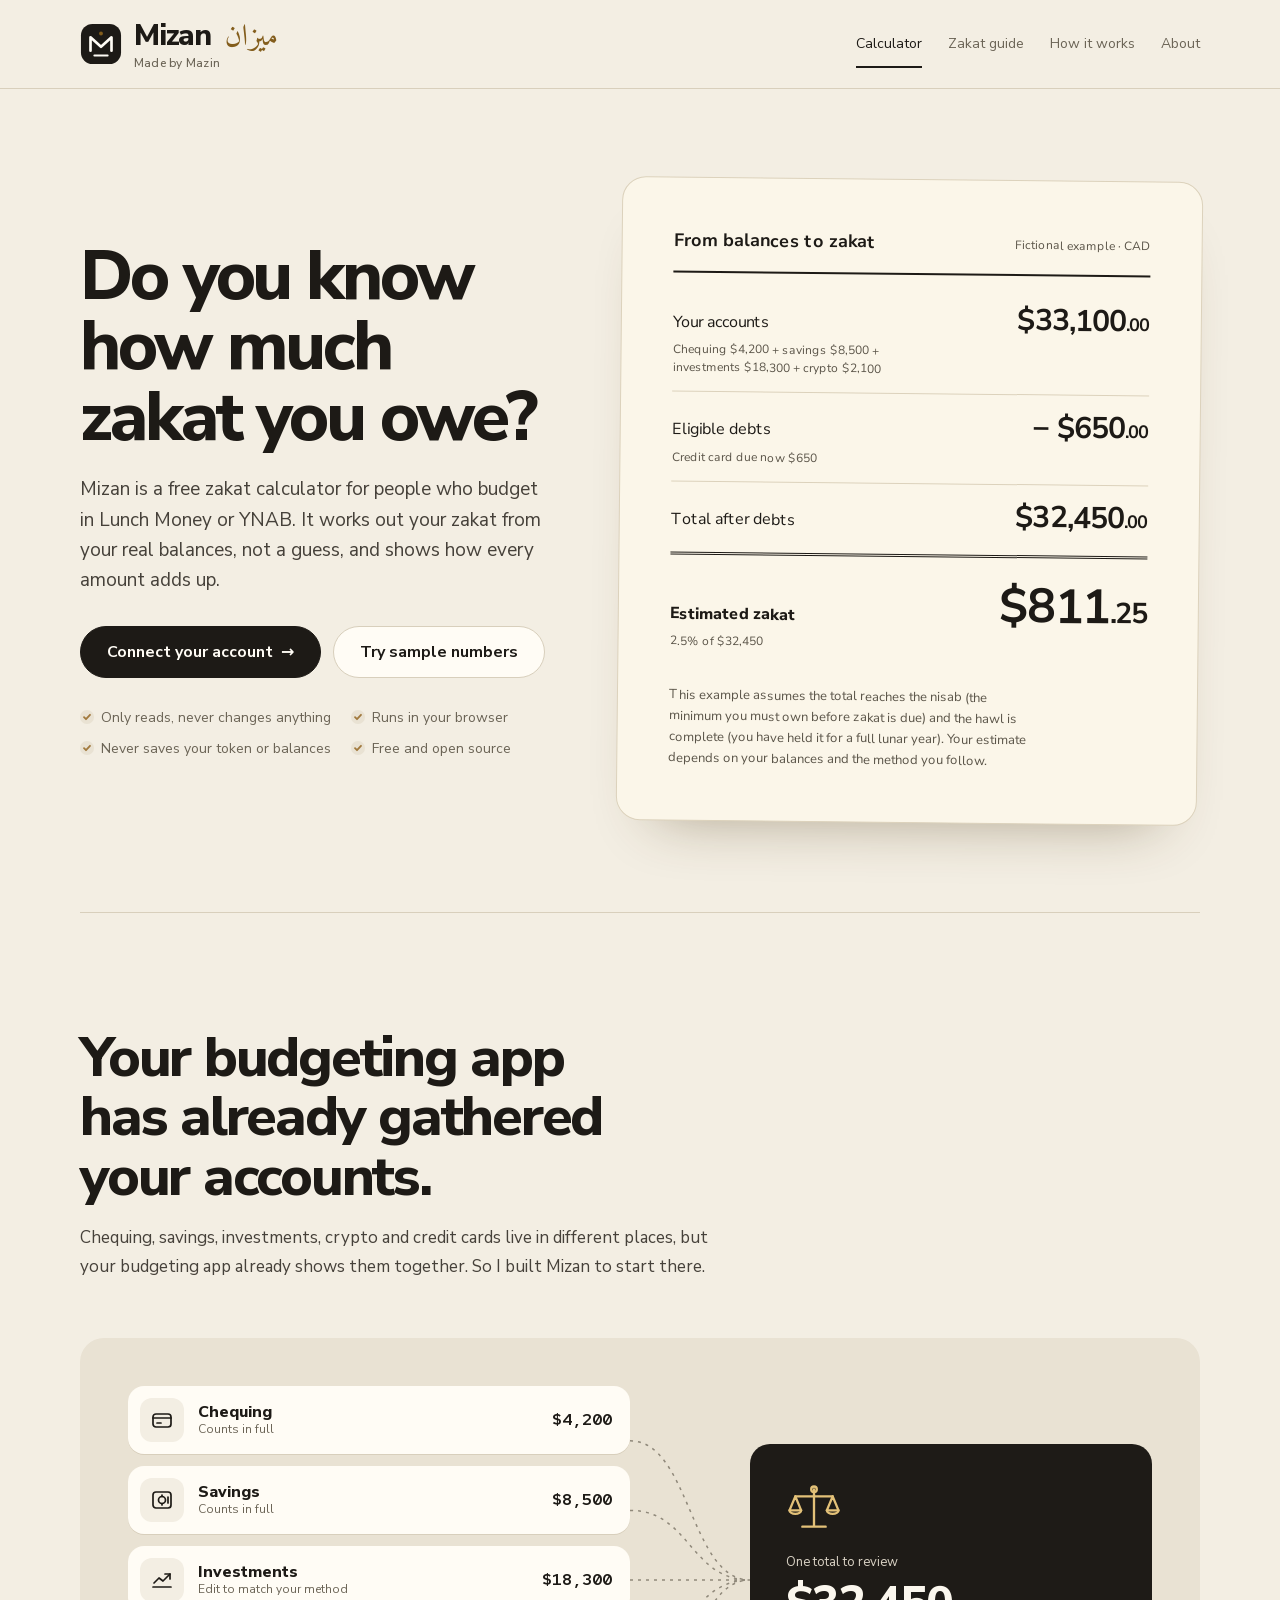
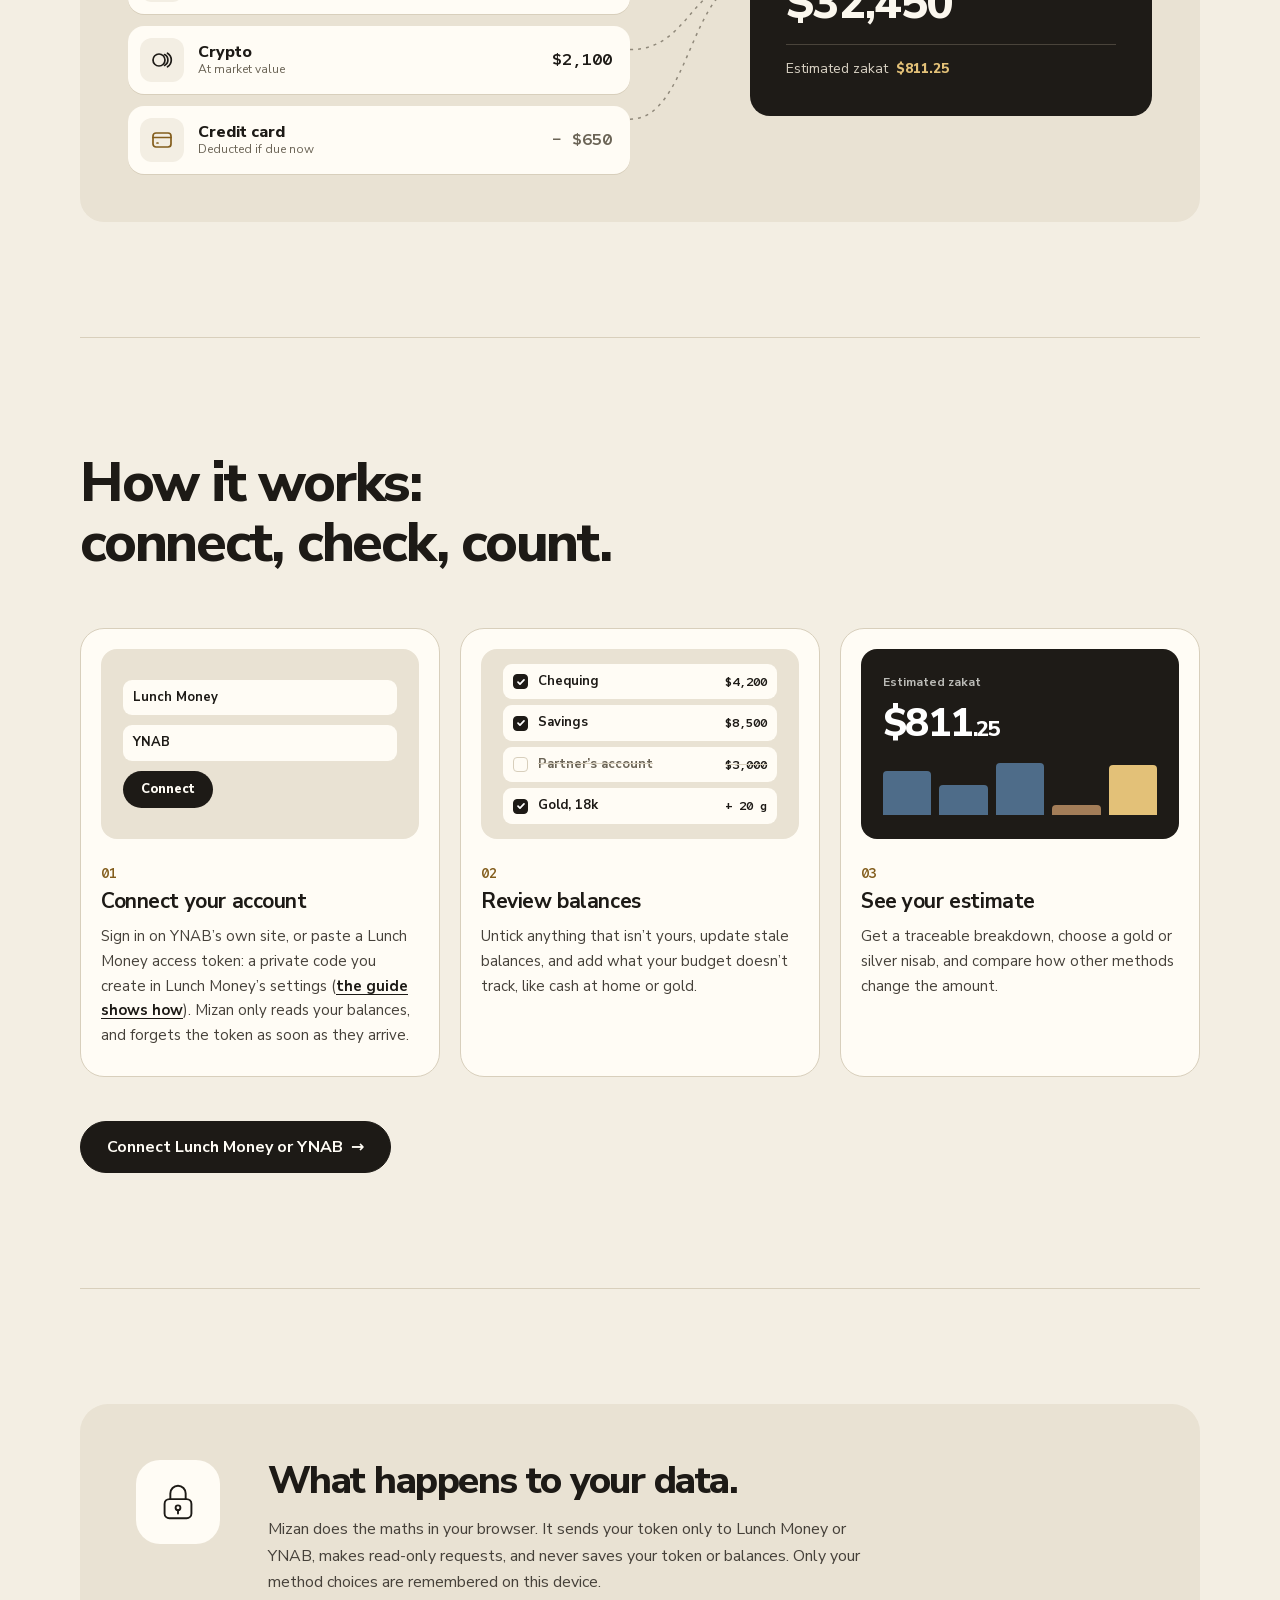
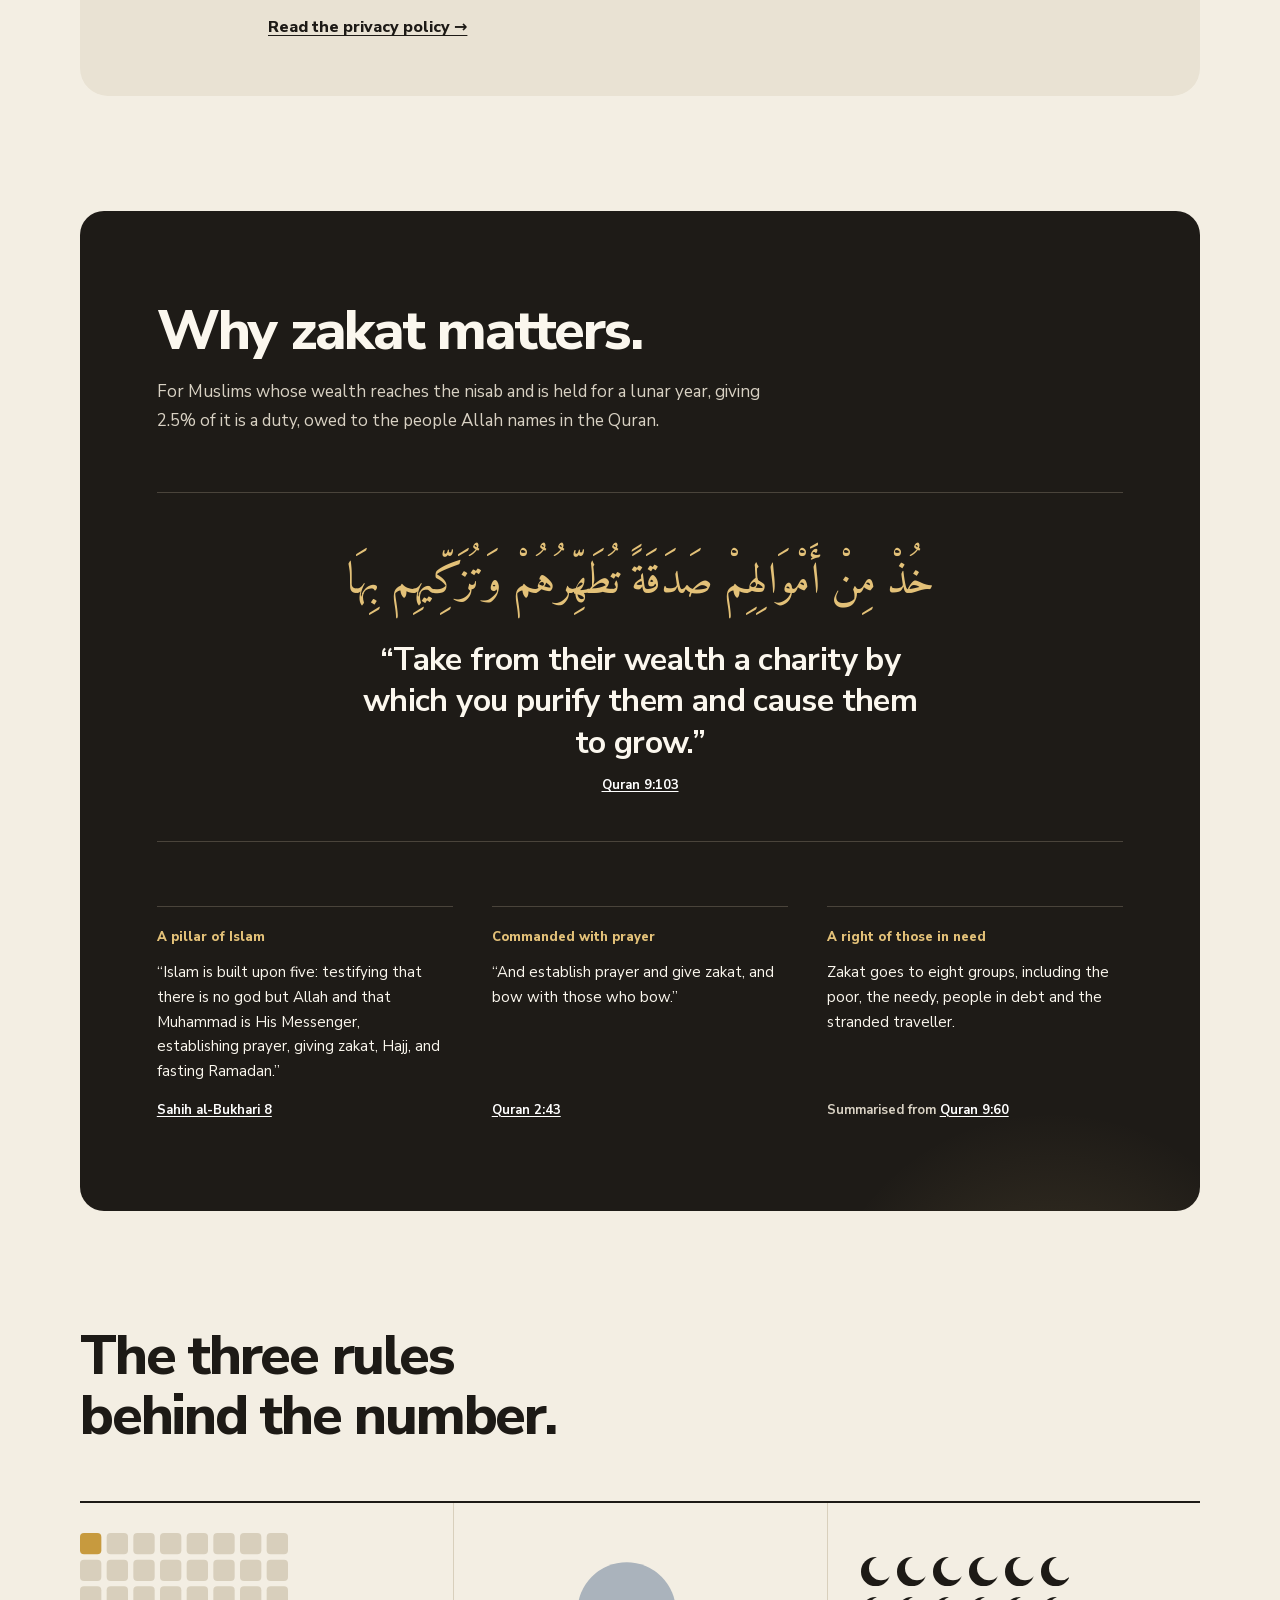
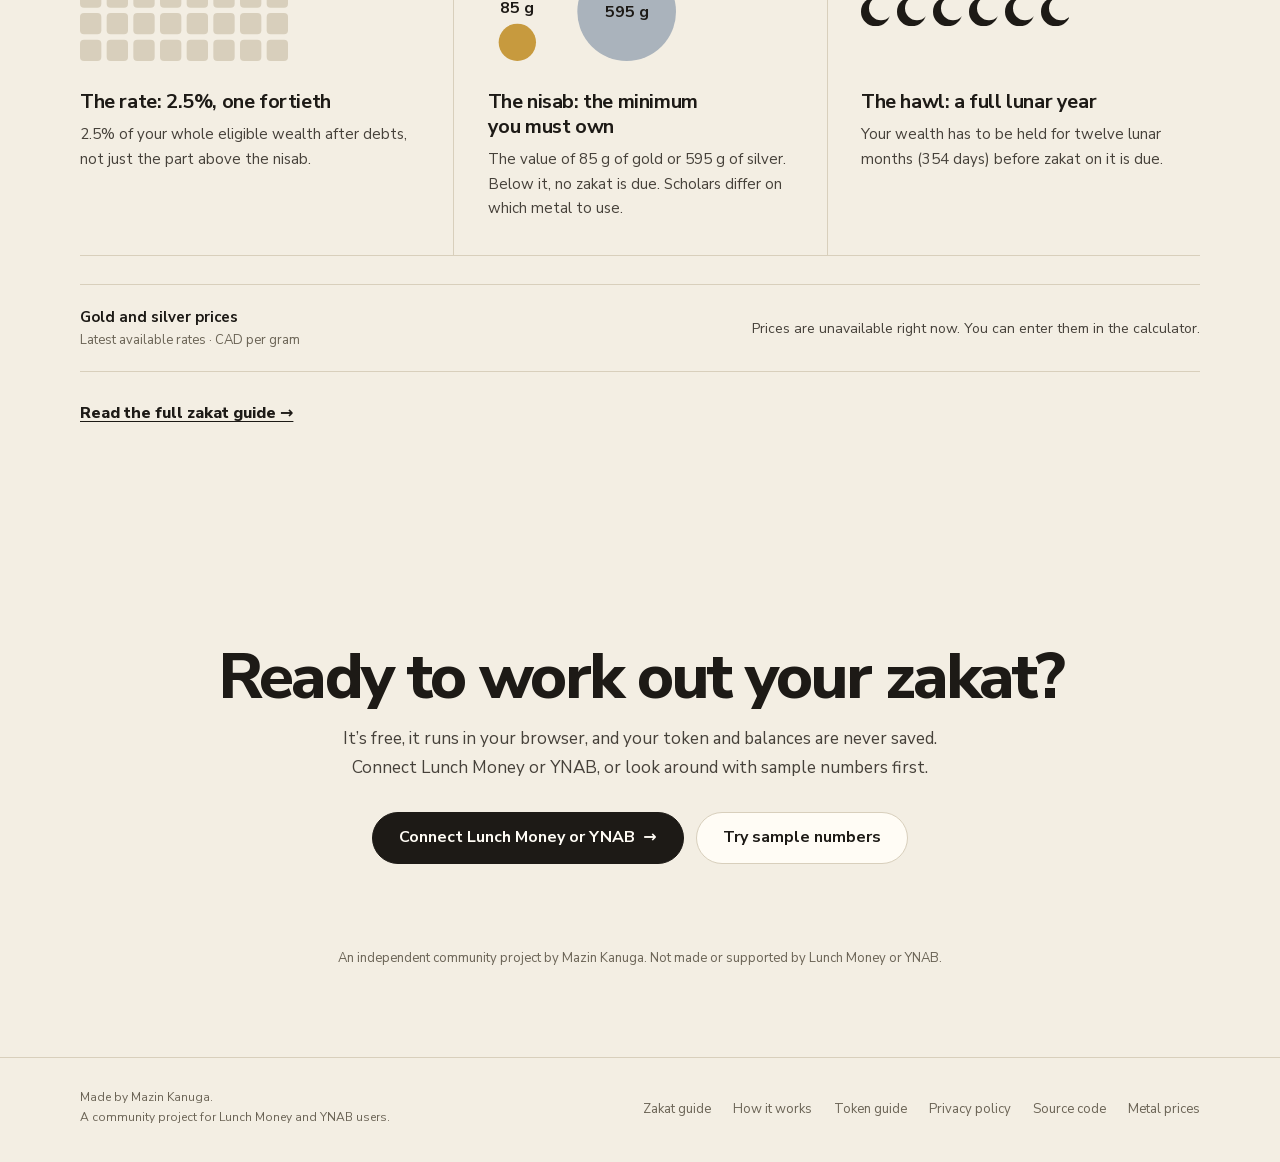
<file: index.html>
<!doctype html>
<html lang="en">
<head>
<meta charset="utf-8">
<meta name="viewport" content="width=device-width, initial-scale=1">
<!-- The page can connect only to the Lunch Money and YNAB APIs and the gold and silver price API. Fonts come only from this site. -->
<meta http-equiv="Content-Security-Policy" content="default-src 'none'; script-src 'unsafe-inline'; style-src 'self' 'unsafe-inline'; font-src 'self'; connect-src https://api.lunchmoney.dev https://api-alpha.lunchmoney.dev https://api.ynab.com https://api.gold-api.com; img-src data:; base-uri 'none'; form-action 'none'">
<meta name="referrer" content="no-referrer">
<meta name="author" content="Mazin Kanuga">
<meta name="description" content="Mizan is a zakat calculator for Lunch Money and YNAB users. It reads your balances and gets today's gold and silver prices. Read only. Your token goes only to the Lunch Money or YNAB API.">
<meta name="color-scheme" content="light dark">
<meta name="theme-color" content="#f3eee3" media="(prefers-color-scheme: light)">
<meta name="theme-color" content="#191714" media="(prefers-color-scheme: dark)">
<link rel="icon" href="data:image/svg+xml,%3Csvg%20xmlns%3D%22http%3A%2F%2Fwww.w3.org%2F2000%2Fsvg%22%20viewBox%3D%220%200%2044%2044%22%3E%3Crect%20x%3D%221%22%20y%3D%221%22%20width%3D%2242%22%20height%3D%2242%22%20rx%3D%2212%22%20fill%3D%22%23191919%22%2F%3E%3Cpath%20d%3D%22M11%2029V15L22%2025L33%2015V29M15%2034H29%22%20fill%3D%22none%22%20stroke%3D%22%23fff%22%20stroke-width%3D%222.8%22%20stroke-linecap%3D%22round%22%20stroke-linejoin%3D%22round%22%2F%3E%3Ccircle%20cx%3D%2222%22%20cy%3D%2211%22%20r%3D%222%22%20fill%3D%22%23e9c879%22%2F%3E%3C%2Fsvg%3E">
<title>Mizan: zakat calculator for Lunch Money and YNAB</title>
<link rel="stylesheet" href="styles.css">
</head>
<body class="calculator-page">
<a class="skip-link" href="#main">Skip to content</a>
<header class="top"><div class="wrap top-inner">
  <a class="brand" href="./" aria-label="Mizan home">
    <svg class="brand-mark" viewBox="0 0 44 44" aria-hidden="true" focusable="false" fill="none"><rect x="1" y="1" width="42" height="42" rx="12" fill="currentColor"/><path d="M11 29V15L22 25L33 15V29" stroke="var(--on-deep)" stroke-width="2.8" stroke-linecap="round" stroke-linejoin="round"/><path d="M15 34H29" stroke="var(--on-deep)" stroke-width="2" stroke-linecap="round"/><circle cx="22" cy="11" r="2" fill="var(--accent)"/></svg>
    <span class="brand-name">Mizan <span class="brand-ar" lang="ar">ميزان</span><span class="brand-sub">Made by Mazin</span></span>
  </a>
  <nav class="nav" aria-label="Main"><a href="index.html" aria-current="page">Calculator</a><a href="zakat-guide.html">Zakat guide</a><a href="how-it-works.html">How it works</a><a href="about.html">About</a></nav>
</div></header>
<main id="main" class="wrap">
  <section id="home" class="home" aria-labelledby="heroHead">
    <div class="hero">
      <div class="hero-copy">
        <h1 id="heroHead">Do you know how much zakat you owe?</h1>
        <p class="hero-lead">Mizan is a free zakat calculator for people who budget in Lunch Money or YNAB. It works out your zakat from your real balances, not a guess, and shows how every amount adds up.</p>
        <div class="hero-actions">
          <a class="button primary cta-connect" href="#connect">Connect your account <span aria-hidden="true">→</span></a>
          <button type="button" id="sampleBtn" class="sample-start">Try sample numbers</button>
        </div>
        <p id="status" class="hero-status" role="status"></p>
        <ul class="trust-list" aria-label="How Mizan handles your data">
          <li>Only reads, never changes anything</li><li>Runs in your browser</li><li>Never saves your token or balances</li><li>Free and open source</li>
        </ul>
      </div>
      <div class="workspace" aria-label="Example zakat calculation">
        <div class="workspace-main">
          <div class="workspace-heading"><h2>From balances to zakat</h2><span>Fictional example · CAD</span></div>
          <div class="workspace-equation">
            <div class="equation-line"><span>Your accounts <small>Chequing $4,200 + savings $8,500 + investments $18,300 + crypto $2,100</small></span><strong>$33,100<span>.00</span></strong></div>
            <div class="equation-line"><span>Eligible debts <small>Credit card due now $650</small></span><strong>− $650<span>.00</span></strong></div>
            <div class="equation-line"><span>Total after debts</span><strong>$32,450<span>.00</span></strong></div>
            <div class="equation-line equation-total"><span>Estimated zakat <small>2.5% of $32,450</small></span><strong>$811<span>.25</span></strong></div>
          </div>
          <p class="workspace-note">This example assumes the total reaches the nisab (the minimum you must own before zakat is due) and the hawl is complete (you have held it for a full lunar year). Your estimate depends on your balances and the method you follow.</p>
        </div>
      </div>
    </div>

    <section class="home-band accounts-band" aria-labelledby="accountsTitle">
      <div class="band-head">
        <h2 id="accountsTitle">Your budgeting app has already gathered your accounts.</h2>
        <p>Chequing, savings, investments, crypto and credit cards live in different places, but your budgeting app already shows them together. So I built Mizan to start there.</p>
      </div>
      <div class="flow-illo">
        <ul class="account-tiles" aria-label="Example accounts">
          <li><span class="tile-icon" aria-hidden="true"><svg viewBox="0 0 24 24"><rect x="3" y="6" width="18" height="13" rx="3"/><path d="M3 10h18M7 15h4"/></svg></span><span class="tile-name">Chequing<small>Counts in full</small></span><strong>$4,200</strong></li>
          <li><span class="tile-icon" aria-hidden="true"><svg viewBox="0 0 24 24"><rect x="3" y="4" width="18" height="16" rx="3"/><circle cx="12" cy="12" r="3.5"/><path d="M12 8.5V7M12 17v-1.5M18 9v6"/></svg></span><span class="tile-name">Savings<small>Counts in full</small></span><strong>$8,500</strong></li>
          <li><span class="tile-icon" aria-hidden="true"><svg viewBox="0 0 24 24"><path d="M3 19h18"/><path d="M4 15l5-5 4 3 7-7"/><path d="M15 6h5v5"/></svg></span><span class="tile-name">Investments<small>Edit to match your method</small></span><strong>$18,300</strong></li>
          <li><span class="tile-icon" aria-hidden="true"><svg viewBox="0 0 24 24"><circle cx="9" cy="12" r="6"/><path d="M14.5 6.6a6 6 0 0 1 0 10.8"/><path d="M17.5 5.2a8 8 0 0 1 0 13.6"/></svg></span><span class="tile-name">Crypto<small>At market value</small></span><strong>$2,100</strong></li>
          <li class="tile-debt"><span class="tile-icon" aria-hidden="true"><svg viewBox="0 0 24 24"><rect x="3" y="5" width="18" height="14" rx="3"/><path d="M3 9.5h18"/><path d="M8 15h-1"/></svg></span><span class="tile-name">Credit card<small>Deducted if due now</small></span><strong>− $650</strong></li>
        </ul>
        <svg class="flow-lines" viewBox="0 0 120 300" preserveAspectRatio="none" aria-hidden="true" focusable="false"><path d="M0 30C60 30 60 150 120 150M0 90C60 90 60 150 120 150M0 150H120M0 210C60 210 60 150 120 150M0 270C60 270 60 150 120 150"/></svg>
        <div class="flow-result">
          <span class="result-mark" aria-hidden="true"><svg viewBox="0 0 48 48"><path d="M24 8v32M14 40h20M8 14h32"/><circle cx="24" cy="8" r="2.4"/><path d="M8 14l-5 12h10zM40 14l-5 12h10z"/><path d="M3 26a5 3 0 0 0 10 0M35 26a5 3 0 0 0 10 0"/></svg></span>
          <span class="flow-result-label">One total to review</span>
          <strong>$32,450</strong>
          <span class="flow-result-zakat">Estimated zakat <b>$811.25</b></span>
        </div>
      </div>
    </section>

    <section class="home-band steps-band" aria-labelledby="stepsTitle">
      <div class="band-head">
        <h2 id="stepsTitle">How it works: connect, check, count.</h2>
      </div>
      <ol class="step-cards">
        <li>
          <div class="step-illo illo-connect" aria-hidden="true">
            <span class="mini-row">Lunch Money</span>
            <span class="mini-row">YNAB</span>
            <span class="mini-button">Connect</span>
          </div>
          <span class="step-num">01</span>
          <h3>Connect your account</h3>
          <p>Sign in on YNAB’s own site, or paste a Lunch Money access token: a private code you create in Lunch Money’s settings (<a href="token-guide.html">the guide shows how</a>). Mizan only reads your balances, and forgets the token as soon as they arrive.</p>
        </li>
        <li>
          <div class="step-illo illo-review" aria-hidden="true">
            <span class="mini-row"><i class="mini-check on"></i>Chequing<b>$4,200</b></span>
            <span class="mini-row"><i class="mini-check on"></i>Savings<b>$8,500</b></span>
            <span class="mini-row off"><i class="mini-check"></i>Partner’s account<b>$3,000</b></span>
            <span class="mini-row"><i class="mini-check on"></i>Gold, 18k<b>+ 20 g</b></span>
          </div>
          <span class="step-num">02</span>
          <h3>Review balances</h3>
          <p>Untick anything that isn’t yours, update stale balances, and add what your budget doesn’t track, like cash at home or gold.</p>
        </li>
        <li>
          <div class="step-illo illo-estimate" aria-hidden="true">
            <span class="mini-label">Estimated zakat</span>
            <span class="mini-due">$811<small>.25</small></span>
            <span class="mini-bars"><i style="height:78%"></i><i style="height:54%"></i><i style="height:92%"></i><i class="neg" style="height:18%"></i><i class="tot" style="height:88%"></i></span>
          </div>
          <span class="step-num">03</span>
          <h3>See your estimate</h3>
          <p>Get a traceable breakdown, choose a gold or silver nisab, and compare how other methods change the amount.</p>
        </li>
      </ol>
      <div class="band-actions"><a class="button primary cta-connect" href="#connect">Connect Lunch Money or YNAB <span aria-hidden="true">→</span></a></div>
    </section>

    <section class="home-band privacy-band" aria-labelledby="privacyTitle">
      <div class="privacy-card">
        <span class="privacy-mark" aria-hidden="true"><svg viewBox="0 0 48 48"><rect x="10" y="21" width="28" height="20" rx="5"/><path d="M16 21v-6a8 8 0 0 1 16 0v6"/><circle cx="24" cy="30" r="2.5"/><path d="M24 32.5V36"/></svg></span>
        <div>
          <h2 id="privacyTitle">What happens to your data.</h2>
          <p>Mizan does the maths in your browser. It sends your token only to Lunch Money or YNAB, makes read-only requests, and never saves your token or balances. Only your method choices are remembered on this device.</p>
          <a href="privacy.html">Read the privacy policy <span aria-hidden="true">→</span></a>
        </div>
      </div>
    </section>

    <section class="home-band why-band" aria-labelledby="whyTitle">
      <div class="why-inner">
        <div class="band-head">
            <h2 id="whyTitle">Why zakat matters.</h2>
          <p>For Muslims whose wealth reaches the nisab and is held for a lunar year, giving 2.5% of it is a duty, owed to the people Allah names in the Quran.</p>
        </div>
        <figure class="ayah">
          <p class="ayah-ar" lang="ar" dir="rtl">خُذْ مِنْ أَمْوَالِهِمْ صَدَقَةً تُطَهِّرُهُمْ وَتُزَكِّيهِم بِهَا</p>
          <blockquote><p>“Take from their wealth a charity by which you purify them and cause them to grow.”</p></blockquote>
          <figcaption><a href="https://quran.com/9/103" rel="noreferrer">Quran 9:103</a></figcaption>
        </figure>
        <div class="proof-grid">
          <figure class="proof">
            <span class="proof-tag">A pillar of Islam</span>
            <blockquote><p>“Islam is built upon five: testifying that there is no god but Allah and that Muhammad is His Messenger, establishing prayer, giving zakat, Hajj, and fasting Ramadan.”</p></blockquote>
            <figcaption><a href="https://sunnah.com/bukhari:8" rel="noreferrer">Sahih al-Bukhari 8</a></figcaption>
          </figure>
          <figure class="proof">
            <span class="proof-tag">Commanded with prayer</span>
            <blockquote><p>“And establish prayer and give zakat, and bow with those who bow.”</p></blockquote>
            <figcaption><a href="https://quran.com/2/43" rel="noreferrer">Quran 2:43</a></figcaption>
          </figure>
          <figure class="proof">
            <span class="proof-tag">A right of those in need</span>
            <p class="proof-summary">Zakat goes to eight groups, including the poor, the needy, people in debt and the stranded traveller.</p>
            <figcaption>Summarised from <a href="https://quran.com/9/60" rel="noreferrer">Quran 9:60</a></figcaption>
          </figure>
        </div>
      </div>
    </section>

    <section class="home-band basics-band" aria-labelledby="basicsTitle">
      <div class="band-head">
        <h2 id="basicsTitle">The three rules behind the number.</h2>
      </div>
      <div class="basics-ledger">
        <div class="basic">
          <svg class="basic-art" viewBox="0 0 156 96" aria-hidden="true" focusable="false"><rect class="cell on" x="0" y="0" width="16" height="16" rx="3"/><rect class="cell" x="20" y="0" width="16" height="16" rx="3"/><rect class="cell" x="40" y="0" width="16" height="16" rx="3"/><rect class="cell" x="60" y="0" width="16" height="16" rx="3"/><rect class="cell" x="80" y="0" width="16" height="16" rx="3"/><rect class="cell" x="100" y="0" width="16" height="16" rx="3"/><rect class="cell" x="120" y="0" width="16" height="16" rx="3"/><rect class="cell" x="140" y="0" width="16" height="16" rx="3"/><rect class="cell" x="0" y="20" width="16" height="16" rx="3"/><rect class="cell" x="20" y="20" width="16" height="16" rx="3"/><rect class="cell" x="40" y="20" width="16" height="16" rx="3"/><rect class="cell" x="60" y="20" width="16" height="16" rx="3"/><rect class="cell" x="80" y="20" width="16" height="16" rx="3"/><rect class="cell" x="100" y="20" width="16" height="16" rx="3"/><rect class="cell" x="120" y="20" width="16" height="16" rx="3"/><rect class="cell" x="140" y="20" width="16" height="16" rx="3"/><rect class="cell" x="0" y="40" width="16" height="16" rx="3"/><rect class="cell" x="20" y="40" width="16" height="16" rx="3"/><rect class="cell" x="40" y="40" width="16" height="16" rx="3"/><rect class="cell" x="60" y="40" width="16" height="16" rx="3"/><rect class="cell" x="80" y="40" width="16" height="16" rx="3"/><rect class="cell" x="100" y="40" width="16" height="16" rx="3"/><rect class="cell" x="120" y="40" width="16" height="16" rx="3"/><rect class="cell" x="140" y="40" width="16" height="16" rx="3"/><rect class="cell" x="0" y="60" width="16" height="16" rx="3"/><rect class="cell" x="20" y="60" width="16" height="16" rx="3"/><rect class="cell" x="40" y="60" width="16" height="16" rx="3"/><rect class="cell" x="60" y="60" width="16" height="16" rx="3"/><rect class="cell" x="80" y="60" width="16" height="16" rx="3"/><rect class="cell" x="100" y="60" width="16" height="16" rx="3"/><rect class="cell" x="120" y="60" width="16" height="16" rx="3"/><rect class="cell" x="140" y="60" width="16" height="16" rx="3"/><rect class="cell" x="0" y="80" width="16" height="16" rx="3"/><rect class="cell" x="20" y="80" width="16" height="16" rx="3"/><rect class="cell" x="40" y="80" width="16" height="16" rx="3"/><rect class="cell" x="60" y="80" width="16" height="16" rx="3"/><rect class="cell" x="80" y="80" width="16" height="16" rx="3"/><rect class="cell" x="100" y="80" width="16" height="16" rx="3"/><rect class="cell" x="120" y="80" width="16" height="16" rx="3"/><rect class="cell" x="140" y="80" width="16" height="16" rx="3"/></svg>
          <h3>The rate: 2.5%, one fortieth</h3><p>2.5% of your whole eligible wealth after debts, not just the part above the nisab.</p>
        </div>
        <div class="basic">
          <svg class="basic-art" viewBox="0 0 156 96" aria-hidden="true" focusable="false"><circle class="disc-gold" cx="22" cy="82" r="14"/><text class="disc-label" x="22" y="60" text-anchor="middle">85 g</text><circle class="disc-silver" cx="104" cy="59" r="37"/><text class="disc-on" x="104" y="63" text-anchor="middle">595 g</text></svg>
          <h3>The nisab: the minimum you must own</h3><p>The value of 85 g of gold or 595 g of silver. Below it, no zakat is due. Scholars differ on which metal to use.</p><p class="basic-today" id="homeNisab"></p>
        </div>
        <div class="basic">
          <svg class="basic-art" viewBox="0 0 156 96" aria-hidden="true" focusable="false"><defs><mask id="crescentCut"><rect width="22" height="22" fill="#fff"/><circle cx="15" cy="8.5" r="9" fill="#000"/></mask><symbol id="crescent" viewBox="0 0 22 22" width="22" height="22"><circle class="moon" cx="11" cy="11" r="11" fill="currentColor" mask="url(#crescentCut)"/></symbol></defs><use href="#crescent" x="0" y="18"/><use href="#crescent" x="27" y="18"/><use href="#crescent" x="54" y="18"/><use href="#crescent" x="81" y="18"/><use href="#crescent" x="108" y="18"/><use href="#crescent" x="135" y="18"/><use href="#crescent" x="0" y="48"/><use href="#crescent" x="27" y="48"/><use href="#crescent" x="54" y="48"/><use href="#crescent" x="81" y="48"/><use href="#crescent" x="108" y="48"/><use href="#crescent" x="135" y="48"/></svg>
          <h3>The hawl: a full lunar year</h3><p>Your wealth has to be held for twelve lunar months (354 days) before zakat on it is due.</p>
        </div>
      </div>
      <div class="price-preview" aria-live="polite"><div><strong>Gold and silver prices</strong><span>Latest available rates · CAD per gram</span></div><p id="homeMetalPrices">Loading prices…</p></div>
      <p class="band-link"><a href="zakat-guide.html">Read the full zakat guide <span aria-hidden="true">→</span></a></p>
    </section>

    <section class="final-cta" aria-labelledby="finalTitle">
      <h2 id="finalTitle">Ready to work out your zakat?</h2>
      <p>It’s free, it runs in your browser, and your token and balances are never saved. Connect Lunch Money or YNAB, or look around with sample numbers first.</p>
      <div class="hero-actions"><a class="button primary cta-connect" href="#connect">Connect Lunch Money or YNAB <span aria-hidden="true">→</span></a><button type="button" class="sample-start">Try sample numbers</button></div>
      <p id="finalStatus" class="hero-status" role="status"></p>
    </section>
    <p class="independent-note">An independent community project by Mazin Kanuga. Not made or supported by Lunch Money or YNAB.</p>
  </section>

  <section id="connectView" class="connect-view" aria-labelledby="connectHead" hidden>
    <div class="connected"><a href="./" id="backHome">← Back to home</a></div>
    <nav class="progress" aria-label="Calculation steps"><span class="step-now" aria-current="step">01 Connect your account</span><span class="divider" aria-hidden="true">/</span><span>02 Review balances</span><span class="divider" aria-hidden="true">/</span><span>03 Your estimate</span></nav>
    <div class="view-head"><h1 id="connectHead" tabindex="-1">Connect your account.</h1><p class="note">Use a Lunch Money access token (a private code you create in its settings) or YNAB’s own sign-in. Either way, Mizan only reads and never changes anything.</p><p class="note connect-try">Not ready to connect? <button type="button" class="sample-start link-button">Try sample numbers</button> first. They are made up.</p><p id="connectSampleStatus" class="hero-status" role="status"></p></div>
    <div class="connect-layout">
      <div class="connect-panel">
        <fieldset class="service-choice"><legend>Where are your balances?</legend>
          <div class="service-options">
            <label class="service-opt"><input type="radio" name="service" value="lunchmoney" checked><span>Lunch Money</span></label>
            <label class="service-opt"><input type="radio" name="service" value="ynab"><span>YNAB</span></label>
          </div>
        </fieldset>
        <div class="ynab-connect lm-oauth" id="lmOauth" data-service="lunchmoney">
          <p class="ynab-lead">Sign in on Lunch Money’s own site and pick the budget to read. Mizan only gets permission to read, so it can’t change anything.</p>
          <button type="button" class="primary" id="lmOauthBtn">Sign in with Lunch Money <span aria-hidden="true">→</span></button>
          <p id="lmOauthStatus" class="hero-status" role="status"></p>
          <p class="connect-next">You’ll approve on Lunch Money’s site, then come straight back here to review your accounts.</p>
          <p class="lm-oauth-or">Or use an access token instead:</p>
        </div>
        <ol class="connect-steps" data-service="lunchmoney">
          <li><span>1</span><div><strong>Create an access token in Lunch Money</strong><p>In Lunch Money, go to Settings → Developers and request a new access token. Name it “Mizan”. <a href="token-guide.html" target="_blank" rel="noopener">Step-by-step guide<span aria-hidden="true">↗</span><span class="sr"> (opens in a new tab)</span></a></p></div></li>
          <li><span>2</span><div><strong>Paste it here</strong>
            <div class="connect-form"><label for="token">Lunch Money access token</label><input type="password" id="token" autocomplete="off" autocapitalize="off" autocorrect="off" spellcheck="false" data-1p-ignore data-lpignore="true" data-bwignore placeholder="Paste your access token" aria-describedby="connectStatus tokenNotice"><button type="button" class="primary" id="connectBtn">Connect my accounts</button><p id="connectStatus" role="status"></p><p class="connect-next">Next you’ll see your accounts and choose which ones to count.</p></div>
          </div></li>
          <li><span>3</span><div><strong>Switch the token off when you’re done</strong><p>A Lunch Money token can change data as well as read it. Mizan only ever reads, but once you have your estimate, go back to Settings → Developers and choose <b>Revoke</b> for the “Mizan” token.</p></div></li>
        </ol>
        <div class="ynab-connect" data-service="ynab" hidden>
          <p class="ynab-lead">Sign in on YNAB’s own site and allow read-only access. There’s nothing to make or switch off afterwards.</p>
          <button type="button" class="primary" id="ynabConnectBtn">Connect with YNAB <span aria-hidden="true">→</span></button>
          <p id="ynabStatus" class="hero-status" role="status"></p>
          <p class="connect-next">You’ll approve on YNAB’s site, then come straight back here to review your accounts.</p>
          <ul class="ynab-facts">
            <li><strong>Read-only.</strong> YNAB refuses any change, so Mizan can only look.</li>
            <li><strong>Short-lived.</strong> YNAB ends the access by itself after 2 hours.</li>
            <li><strong>One plan.</strong> If you have several YNAB plans, Mizan reads the one you changed most recently.</li>
          </ul>
        </div>
      </div>
      <aside class="connect-aside" aria-label="About your data">
        <h2>What happens to your data</h2>
        <ul data-service="lunchmoney"><li>Your token goes straight from your browser to Lunch Money, and nowhere else. The person who made Mizan never sees it.</li><li>Mizan only looks up your accounts and balances. It never adds, edits or deletes anything.</li><li id="tokenNotice">The box is emptied as soon as you choose Connect my accounts, and the token is never saved.</li><li id="lmOauthNotice">If you sign in instead, Lunch Money gives Mizan read-only access to the budget you pick. It’s kept only in memory, never saved, and ended as soon as your balances are read. You can remove Mizan from Connected apps in Lunch Money at any time.</li></ul>
        <ul data-service="ynab" hidden><li>You sign in on YNAB’s site. Mizan never sees your password.</li><li>YNAB gives Mizan a temporary access token. It’s removed from the address bar at once, kept only in memory, and never saved.</li><li>Your balances and transactions are never saved or shared.</li></ul>
        <p class="aside-links"><a href="privacy.html" target="_blank" rel="noopener">Privacy policy<span aria-hidden="true">↗</span><span class="sr"> (opens in a new tab)</span></a> · <a href="how-it-works.html" target="_blank" rel="noopener">How it works<span aria-hidden="true">↗</span><span class="sr"> (opens in a new tab)</span></a></p>
      </aside>
    </div>
  </section>
  <div id="app" class="app" hidden>
    <div class="connected"><span id="sub"></span><button type="button" id="restart">Start again</button></div>
    <nav class="progress" aria-label="Calculation steps"><span id="connectedStep">✓ 01 Connected</span><span class="divider" aria-hidden="true">/</span><button type="button" id="reviewStep" aria-controls="reviewView" aria-current="step">02 Review balances</button><span class="divider" aria-hidden="true">/</span><button type="button" id="estimateStep" aria-controls="estimateView">03 Your estimate</button></nav>
    <div class="warn" id="dataWarn" role="note" hidden></div>
    <section id="reviewView" class="flow-view" aria-labelledby="reviewHead">
      <div class="view-head"><h1 id="reviewHead" tabindex="-1" aria-describedby="dataWarn">Check your balances.</h1><p class="note" id="reviewIntro">These are the accounts Mizan found in <span class="provider-name">Lunch Money</span>. Most start ticked. Untick any that shouldn't count towards your zakat, such as an account you hold for someone else, tick any that should, and correct any balance that looks wrong.</p></div>
      <div class="review-layout">
        <aside class="review-guide" aria-label="Before you continue"><h2>A quick check</h2><ol><li>Untick accounts that aren't yours to pay zakat on.</li><li>Fix any balance marked &quot;May be out of date&quot;.</li><li>Add anything not listed, such as cash at home or gold.</li></ol><p class="inline-note">Not sure what counts? <a href="zakat-guide.html" target="_blank" rel="noopener">Read the zakat guide<span aria-hidden="true">↗</span><span class="sr"> (opens in a new tab)</span></a></p></aside>
        <div class="review-main">
          <div class="review-warnings"><div class="warn" id="staleWarn" hidden></div></div>
          <section class="section" id="accounts"><h2>Your accounts</h2><p class="source-summary" id="accountSourceSummary"></p>
            <div class="scroll"><table class="list"><thead><tr><th>Include</th><th>Account</th><th class="num">Balance (<span class="cur"></span>)</th></tr></thead><tbody id="accountRows"></tbody></table></div>
          </section>
          <details class="disclosure" id="extraAssets"><summary><span>Add other assets (optional)<span class="note">Cash, gold, silver, crypto or money owed to you</span></span></summary>
            <p class="note">Leave blank anything you don't have. Only add what isn't already in the accounts above. Amounts are in <span class="cur"></span>; gold and silver are in grams.</p>
            <div class="fields">
              <fieldset class="field-group"><legend>Money</legend>
                <div class="field"><label for="cashHome">Cash at home</label><input type="number" id="cashHome" step="0.01" min="0" placeholder="0.00"></div>
                <div class="field"><label for="crypto">Crypto not listed above, at today's value</label><input type="number" id="crypto" step="0.01" min="0" placeholder="0.00"></div>
                <div class="field"><label for="owed">Money people owe you that you expect to get back</label><input type="number" id="owed" step="0.01" min="0" placeholder="0.00"></div>
                <div class="field"><label for="otherAssets">Anything else that counts, such as goods your business sells</label><input type="number" id="otherAssets" step="0.01" min="0" placeholder="0.00"></div>
              </fieldset>
              <fieldset class="field-group"><legend>Gold and silver</legend>
                <div class="field"><label for="goldGrams">Gold that you own (grams)</label><input type="number" id="goldGrams" step="0.01" min="0" placeholder="0"></div>
                <div class="field"><label for="goldKarat">Gold purity</label><select id="goldKarat" data-save><option value="24">24 karat</option><option value="22">22 karat</option><option value="21">21 karat</option><option value="18" selected>18 karat</option><option value="14">14 karat</option><option value="10">10 karat</option></select></div>
                <p class="note">Look for a stamp such as 18K or 750.</p>
                <div class="field"><label for="silverGrams">Silver that you own (grams)</label><input type="number" id="silverGrams" step="0.01" min="0" placeholder="0"></div>
                <div class="field"><label for="silverPurity">Silver purity</label><select id="silverPurity" data-save><option value="0.999">Fine (999)</option><option value="0.925" selected>Sterling (925)</option><option value="0.8">800</option></select></div>
              </fieldset>
            </div><p class="inline-note" id="metalValue"></p>
          </details>
          <details class="disclosure" id="debtSettings"><summary><span>Debts to subtract<span class="note" id="debtSummary">Credit cards and other debts</span></span></summary>
            <p class="note">Ticked debts are subtracted from your total. Credit cards start ticked; loans start unticked. Tick or untick to match the method you follow, or change the amount. Don't count the same debt twice.</p>
            <div class="scroll"><table class="list"><thead><tr><th>Subtract</th><th>Debt</th><th class="num">Amount (<span class="cur"></span>)</th></tr></thead><tbody id="debtRows"></tbody></table></div>
            <p class="note" id="noDebts" hidden>No credit card or loan balances were found.</p>
            <div class="field"><label for="otherDebts">Other debts due now</label><input type="number" id="otherDebts" step="0.01" min="0" placeholder="0.00"></div>
            <p class="inline-note">Have a mortgage? You choose how to treat it on the next step, Your estimate.</p>
          </details>
        </div>
        <div class="review-aside">
          <div class="review-continue">
            <dl class="review-total"><div><dt>Counted so far</dt><dd id="reviewAssets"></dd></div><div><dt>Debts subtracted</dt><dd id="reviewDebts"></dd></div><div class="sum"><dt>Total so far</dt><dd id="reviewNet"></dd></div></dl>
            <p class="inline-note" id="reviewMortgageNote" hidden>Before the mortgage amount you chose on Your estimate.</p>
            <button type="button" id="continueEstimate" class="primary">See my estimate</button><p class="inline-note review-back-note">You can come back and change any amount.</p>
          </div>
        </div>
      </div>
    </section>

    <section id="estimateView" class="flow-view" aria-labelledby="estimateHead" hidden>
      <div class="view-head"><h1 id="estimateHead" tabindex="-1" aria-describedby="dataWarn">Your zakat estimate.</h1><p class="note">Scholars differ on the nisab metal and on mortgages, so set your method below. Open the breakdown to see where each amount came from, or go back and edit a balance.</p></div>
      <div class="estimate-layout">
        <aside class="result" aria-labelledby="resultHead"><div class="result-primary"><h2 class="due-label" id="resultHead" tabindex="-1">Estimated zakat</h2><div class="due" id="due" aria-live="polite" aria-atomic="true"></div><p class="estimate-summary" id="estimateSummary"></p><p class="due-hint">This is an estimate. It assumes your hawl is complete (you have held this wealth for a full lunar year), which Mizan can’t check. <a href="zakat-guide.html#hawl" target="_blank" rel="noopener">What is the hawl?<span aria-hidden="true">↗</span><span class="sr"> (opens in a new tab)</span></a></p></div><div class="result-context"><p id="resultMethod" class="result-method"></p><details class="result-breakdown" id="resultBreakdown"><summary>How this is calculated</summary><div class="lines" id="lines"></div></details><p class="result-next" id="resultNext"><button type="button" class="link-button" id="toClose">Copy or print this estimate <span aria-hidden="true">↓</span></button></p></div></aside>
        <div class="estimate-main">
          <section class="calculation-card" id="calculation" aria-labelledby="calculationTitle">
            <div class="chart-heading"><h2 id="calculationTitle">How the total adds up.</h2><span class="chart-unit cur"></span></div>
            <p class="note">Your selected accounts, plus anything you added on Review balances, less the debts you chose to subtract.</p>
            <div id="calculationChart" class="waterfall-chart"></div>
            <dl id="calculationSteps" class="calculation-steps"></dl>
            <details class="ledger-detail"><summary>See every amount in this total</summary><div class="scroll" tabindex="0" role="region" aria-label="Calculation line items"><table><thead><tr><th>Item</th><th>Source</th><th class="num">Amount</th></tr></thead><tbody id="calculationItems"></tbody><tfoot><tr><th colspan="2" scope="row">Total after debts</th><td class="num" id="ledgerTotal"></td></tr></tfoot></table></div></details>
          </section>
          <details class="disclosure" id="methodSettings" open><summary><span>Your method &amp; prices<span class="note" id="methodSummary"></span></span></summary><div class="method-content">
          <div class="estimate-choice"><fieldset><legend>Choose your nisab</legend><p class="note">The nisab: the minimum you must own before zakat is due. It is the value of a set weight of silver or of gold. Choose the metal your method uses.</p><div class="choice-options"><label class="opt"><input type="radio" name="nisab" value="silver" checked><span>Silver <span class="opt-note" id="silverNisabNote"></span></span></label><label class="opt"><input type="radio" name="nisab" value="gold"><span>Gold <span class="opt-note" id="goldNisabNote"></span></span></label></div></fieldset><p class="inline-note"><a href="zakat-guide.html#which-nisab" target="_blank" rel="noopener">Help choosing between silver and gold<span aria-hidden="true">↗</span><span class="sr"> (opens in a new tab)</span></a></p></div>
          <details class="disclosure" id="mortgageSettings"><summary><span>Mortgage deduction<span class="note" id="mortgageChoice">Not deducted</span></span></summary>
            <p class="note">Scholars differ about mortgage deductions. Use the approach you follow.</p><fieldset><legend class="sr">Mortgage method</legend><div class="stacked-options"><label class="opt"><input type="radio" name="mortgage" value="none" checked>Do not deduct</label><label class="opt"><input type="radio" name="mortgage" value="next">Deduct the next payment</label><label class="opt"><input type="radio" name="mortgage" value="year">Deduct the next 12 months</label></div></fieldset>
            <div class="mortgage-fields fields" id="mortgageFields" hidden><div class="field"><label for="mortgagePayment">Deductible amount per payment</label><input type="number" id="mortgagePayment" step="0.01" min="0"></div><div class="field"><label for="mortgagePerYear">Payments a year</label><input type="number" id="mortgagePerYear" step="1" min="0" value="12"></div><p class="note">Enter only the part your method allows. For example, the National Zakat Foundation (NZF UK) excludes interest. For 12 months, use the average deductible amount per payment.</p></div><p class="inline-note" id="mortgageInfo"></p>
          </details>
          <details class="disclosure" id="priceSettings"><summary><span>Prices &amp; nisab weights<span class="note">Today’s prices and the standard nisab weights. You can usually leave these as they are.</span></span></summary>
            <div class="warn" id="priceWarn" hidden></div><p class="note">Prices in <span class="cur"></span> per gram of pure metal.</p>
            <div class="fields"><div class="field"><label for="goldPrice">Gold price per gram</label><input type="number" id="goldPrice" step="0.001" min="0"></div><div class="field"><label for="silverPrice">Silver price per gram</label><input type="number" id="silverPrice" step="0.0001" min="0"></div><div class="field"><label for="goldGramsNisab">Gold nisab (grams)</label><input type="number" id="goldGramsNisab" value="85" step="0.01" min="0" data-save></div><div class="field"><label for="silverGramsNisab">Silver nisab (grams)</label><input type="number" id="silverGramsNisab" value="595" step="0.01" min="0" data-save></div></div><p class="note price-info" id="priceInfo"></p>
          </details>
          <div class="reset-row"><button type="button" class="link-button small" id="reset">Reset my method choices</button><p class="note">Only your method preferences are saved. Your balances and token are not.</p><p id="resetStatus" class="note" role="status"></p></div>
          </div></details>
          <details class="disclosure" id="comparison"><summary><span>How other methods compare<span class="note">See what the estimate would be with a different nisab or mortgage choice</span></span></summary><p class="note">Choose a row to use that method. The one in use is marked.</p><div id="methodChart" class="method-chart" role="group" aria-label="Compare methods. Choosing one changes your estimate"></div><details class="ledger-detail"><summary>View the comparison table</summary><p class="note scroll-hint">Swipe sideways for the total and the zakat amount.</p><div class="scroll" tabindex="0" role="region" aria-label="Method comparison"><table><thead><tr><th>Metal</th><th>Mortgage</th><th class="num">Nisab</th><th class="num">Total after debts</th><th class="num">Zakat</th></tr></thead><tbody id="methodRows"></tbody></table></div></details></details>
        </div>

      </div>
      <section class="history-panel chart-card" id="history" aria-labelledby="historyTitle">
        <div class="chart-heading"><h2 id="historyTitle">Your balances over the past year.</h2><span class="chart-unit"><span class="provider-name">Lunch Money</span> history</span></div>
        <p class="note">Your month-end totals against today’s nisab, to help you review your hawl. Only the <span class="provider-name">Lunch Money</span> accounts and debts you selected are included, not amounts you added by hand or mortgage deductions.</p>
        <div class="history-readout"><div><span id="historyDate" class="history-date"></span><strong id="historyAmount"></strong></div><span id="historyState" class="history-state"></span></div>
        <div id="historyChart" class="history-chart"></div>
        <div id="historyTicks" class="history-ticks" aria-hidden="true"></div>
        <label class="sr" for="historyCursor">Explore a month in your balance history</label><input type="range" id="historyCursor" min="0" max="12" step="1" value="12" aria-describedby="historyCursorHelp">
        <p id="historyCursorHelp" class="chart-help">Drag, or use the arrow keys, to see each month. The line only joins months where every selected balance is known.</p>
        <div class="chart-legend"><span><i class="complete-dot"></i>All balances known</span><span><i class="partial-dot"></i>Some balances missing</span><span id="thresholdLegend"></span></div>
        <details class="ledger-detail"><summary>View monthly amounts &amp; coverage</summary><div id="hawlSummary"></div><div class="scroll" tabindex="0" role="region" aria-label="Monthly balance history"><table><thead><tr><th>Month</th><th class="num">Known total</th><th class="barcell"><span class="sr">Compared with the nisab</span></th></tr></thead><tbody id="hawlRows"></tbody></table></div><p class="note">Months with missing balances aren’t compared with the nisab, because the real total is unknown. <a href="zakat-guide.html#hawl" target="_blank" rel="noopener">Read about the hawl<span aria-hidden="true">↗</span><span class="sr"> (opens in a new tab)</span></a></p></details>
      </section>
      <section class="estimate-close" aria-labelledby="closeTitle">
        <h2 id="closeTitle" tabindex="-1">That’s your estimate.</h2>
        <p id="closeNote">May Allah accept it from you.</p>
        <div class="close-actions"><button type="button" id="copySummary" class="primary">Copy summary</button><button type="button" id="printSummary">Print</button><button type="button" id="backToReview" class="link-button">Edit my balances</button></div>
        <p id="copyStatus" class="note" role="status"></p>
        <p id="closeRecord" class="note">Mizan doesn’t keep your balances. Copy or print this summary if you want a record.</p>
      </section>
    </section>
  </div>
</main>
<footer class="foot"><div class="wrap foot-inner">
  <div><p>Made by Mazin Kanuga.</p><p>A community project for <a href="https://lunchmoney.app" rel="noreferrer">Lunch Money</a> and <a href="https://www.ynab.com" rel="noreferrer">YNAB</a> users.</p></div>
  <nav aria-label="Footer"><a href="zakat-guide.html">Zakat guide</a><a href="how-it-works.html">How it works</a><a href="token-guide.html">Token guide</a><a href="privacy.html">Privacy policy</a><a href="https://github.com/TechnoDudeX/zakat" rel="noreferrer">Source code</a><a href="https://gold-api.com" rel="noreferrer">Metal prices</a></nav>
</div></footer>
<script>(function () {
  "use strict";
  var API = "https://api.lunchmoney.dev/v2";
  var OUNCE_GRAMS = 31.1034768;
  var SAVE_KEY = "lunchmoney-zakat-choices-v1";
  var RETIREMENT = /\b(rrsp|rrif|lira|lif|lrsp|dpsp|prpp|pension|401\s?\(?k\)?|403\s?\(?b\)?|457b?|ira|roth|tsp|sep[- ]?ira|simple[- ]?ira|retire\w*)\b/i;
  var MONTHS = ["Jan", "Feb", "Mar", "Apr", "May", "Jun", "Jul", "Aug", "Sep", "Oct", "Nov", "Dec"];

  var $ = function (id) { return document.getElementById(id); };
  var num = function (el) { var v = parseFloat(el.value); return isFinite(v) ? v : 0; };
  var pos = function (el) { return Math.max(0, num(el)); };  // fields that cannot be less than 0
  var radio = function (name) { return document.querySelector("input[name=" + name + "]:checked").value; };
  var pad = function (n) { return String(n).padStart(2, "0"); };
  var esc = function (s) {
    return String(s).replace(/[&<>"']/g, function (c) {
      return { "&": "&amp;", "<": "&lt;", ">": "&gt;", '"': "&quot;", "'": "&#39;" }[c];
    });
  };
  var fdate = function (iso) {
    if (!iso) return "unknown";
    var p = iso.split("-");
    return (p[2] ? (+p[2]) + " " : "") + MONTHS[+p[1] - 1] + " " + p[0];
  };
  function todayIso() { var t = new Date(); return t.getFullYear() + "-" + pad(t.getMonth() + 1) + "-" + pad(t.getDate()); }
  function lastMonths(n) {
    var t = new Date(), out = [];
    for (var i = n - 1; i >= 0; i--) {
      var d = new Date(t.getFullYear(), t.getMonth() - i, 1);
      out.push(d.getFullYear() + "-" + pad(d.getMonth() + 1));
    }
    return out;
  }

  // ---------------------------------------------------------------------------
  // Reading data. Every request for balances is a GET. The only POSTs in this file are
  // Lunch Money sign-in: one swaps the sign-in code for an access token (lmExchange),
  // and one ends that token once balances are read (lmRevoke).
  // ---------------------------------------------------------------------------

  // Lunch Money OAuth, in early access. During testing, OAuth tokens only work on the
  // alpha server, and Lunch Money has asked that it is not released to the public yet,
  // so sign-in only appears on localhost and the private alpha deploy (alphaHost, an
  // unlisted Netlify deploy for Lunch Money's testers) until LM_OAUTH.public is set to true.
  // The client is a public client (no secret: this page has nowhere to keep one) with
  // read-only scopes and no offline_access, so there is no refresh token.
  var LM_OAUTH = {
    issuer: "https://api-alpha.lunchmoney.dev",
    clientId: "oauth_3d51adfa-6ac3-4daa-80b5-c340f4c439d4",
    alphaHost: "alpha-2112dbbcc3--lunchmoney-zakat.netlify.app",
    public: false
  };
  LM_OAUTH.authorize = LM_OAUTH.issuer + "/oauth/authorize";
  LM_OAUTH.token = LM_OAUTH.issuer + "/oauth/token";
  LM_OAUTH.revoke = LM_OAUTH.issuer + "/oauth/revoke";
  LM_OAUTH.api = LM_OAUTH.issuer + "/v2";
  LM_OAUTH.enabled = !!LM_OAUTH.clientId &&
    (LM_OAUTH.public || location.hostname === LM_OAUTH.alphaHost ||
      /^(localhost|127\.0\.0\.1|\[::1\])$/.test(location.hostname || ""));

  var SERVICES = {
    lunchmoney: { name: "Lunch Money", api: API },
    "lunchmoney-oauth": { name: "Lunch Money", api: LM_OAUTH.api },
    ynab: { name: "YNAB", api: "https://api.ynab.com/v1" }
  };

  function apiGet(service, token, path) {
    var s = SERVICES[service];
    return fetch(s.api + path, {
      method: "GET", credentials: "omit", cache: "no-store", redirect: "error", referrerPolicy: "no-referrer",
      headers: { "Authorization": "Bearer " + token, "Accept": "application/json" }
    }).then(function (r) {
      if (r.status === 401 || r.status === 403) {
        throw new Error(service === "ynab" ? "YNAB didn’t accept the sign-in. It may have expired. Choose Connect with YNAB to sign in again."
          : service === "lunchmoney-oauth" ? "Lunch Money didn’t accept the sign-in. It may have expired. Choose Sign in with Lunch Money to try again."
          : "Lunch Money didn’t accept that token. Mizan has cleared the box, so paste the whole token again. If you can no longer see it in Lunch Money, make a new one.");
      }
      if (r.status === 429) throw new Error(s.name + " is getting too many requests. Wait a few minutes, then try again.");
      if (!r.ok) throw new Error(s.name + " is having trouble right now (error " + r.status + "). Nothing was changed. Try again in a few minutes.");
      return r.json();
    }, function () {
      throw new Error("Mizan couldn’t reach " + s.name + ". Check your internet connection, or pause any ad or tracker blocker for this page, then try again.");
    });
  }

  function metalPrices(currency) {
    var cur = currency.toUpperCase();
    var one = function (symbol) {
      return fetch("https://api.gold-api.com/price/" + symbol + "/" + encodeURIComponent(cur),
                   { method: "GET", credentials: "omit", cache: "no-store", redirect: "error", referrerPolicy: "no-referrer" })
        .then(function (r) { return r.ok ? r.json() : Promise.reject(r.status); });
    };
    return Promise.all([one("XAU"), one("XAG")]).then(function (p) {
      if (!(p[0].price > 0) || !(p[1].price > 0) || p[0].currency !== cur || p[1].currency !== cur) throw new Error("no price");
      return { gold: p[0].price / OUNCE_GRAMS, silver: p[1].price / OUNCE_GRAMS,
               date: (p[0].updatedAt || todayIso()).slice(0, 10), goldUpdatedAt: p[0].updatedAt || "", silverUpdatedAt: p[1].updatedAt || "", source: "gold-api.com", fallback: false };
    }).catch(function () {
      return { gold: 0, silver: 0, date: "", source: "", fallback: true };
    });
  }

  function renderHomePrices(prices, fetchedAt) {
    var el = $("homeMetalPrices");
    if (prices.fallback) {
      el.textContent = "Prices are unavailable right now. You can enter them in the calculator.";
      return;
    }
    var format = function (value, digits) {
      return new Intl.NumberFormat(undefined, { style: "currency", currency: "CAD", minimumFractionDigits: 2, maximumFractionDigits: digits }).format(value);
    };
    var stamp = { month: "short", day: "numeric", hour: "numeric", minute: "2-digit" };
    var quoteTime = function (value) {
      var date = value ? new Date(value) : null;
      return date && !isNaN(date.getTime()) ? "updated " + date.toLocaleString(undefined, stamp) : "quote time unavailable";
    };
    var whole = new Intl.NumberFormat(undefined, { style: "currency", currency: "CAD", maximumFractionDigits: 0 });
    $("homeNisab").textContent = "Today that is about " + whole.format(prices.gold * 85) + " in gold, or " + whole.format(prices.silver * 595) + " in silver.";
    el.textContent = "Gold " + format(prices.gold, 3) + " (" + quoteTime(prices.goldUpdatedAt) + ") · Silver " + format(prices.silver, 4) + " (" + quoteTime(prices.silverUpdatedAt) + ") · Fetched " + fetchedAt.toLocaleTimeString(undefined, { hour: "numeric", minute: "2-digit" }) + " · gold-api.com";
  }

  // service: "lunchmoney" for a pasted access token, "lunchmoney-oauth" after signing in.
  function loadFromLunchMoney(token, service) {
    var lmGet = function (t, path) { return apiGet(service || "lunchmoney", t, path); };
    var months = lastMonths(13), warnings = [];
    // The parts that the calculator can work without: show a warning, not an error.
    var optional = function (key, text) {
      return function () { warnings.push(text); var o = {}; o[key] = []; return o; };
    };
    return lmGet(token, "/me").then(function (me) {
      return Promise.all([
        lmGet(token, "/plaid_accounts"),
        lmGet(token, "/manual_accounts"),
        lmGet(token, "/crypto/manual").catch(optional("crypto_manual",
          "Mizan couldn’t read your manual crypto from Lunch Money. Add its value under Add other assets, or choose Start again and connect again with a new token.")),
        lmGet(token, "/crypto/synced").catch(optional("crypto_synced",
          "Mizan couldn’t read your synced crypto from Lunch Money. Add its value under Add other assets, or choose Start again and connect again with a new token.")),
        // end_month is last month: the current month can be in the future for the server (time zones),
        // and the hawl uses the amounts on the page for today.
        lmGet(token, "/balance_history?start_month=" + months[0] + "&end_month=" + months[months.length - 2]).catch(
          optional("balance_history", "Mizan couldn’t read your balance history, so “Your balances over the past year” will be incomplete.")),
        metalPrices(me.primary_currency || "usd")
      ]).then(function (r) {
        var data = buildData(me, r[0].plaid_accounts || [], r[1].manual_accounts || [], r[2].crypto_manual || [],
                             r[3].crypto_synced || [], r[4].balance_history || [], r[5], months);
        data.warnings = warnings.concat(data.warnings);
        return data;
      });
    });
  }

  function kindOf(type, subtype, name) {
    var t = (type || "").toLowerCase();
    if (t === "loan" && /mortgage/i.test((subtype || "") + " " + name)) return "mortgage";
    return { cash: "cash", depository: "cash", checking: "cash", savings: "cash", investment: "investment",
             brokerage: "investment", cryptocurrency: "investment", credit: "card", loan: "loan",
             "other liability": "loan", "other asset": "other", "employee compensation": "other" }[t] || "skip";
  }

  function buildData(me, plaid, manual, cryptoManual, cryptoSynced, history, prices, months) {
    var currency = (me.primary_currency || "usd").toLowerCase();
    var hist = {};
    history.forEach(function (s) {
      var src = s.source || {};
      var id = src.plaid_account_id || src.manual_account_id || src.crypto_manual_id || src.crypto_synced_id || src.deleted_account_id;
      // A synced crypto account has 1 source for each coin. A manual crypto entry is 1 coin, and its symbol can be null.
      var key = src.type + ":" + id + (src.type === "crypto_synced" ? ":" + String(src.symbol || "").toLowerCase() : "");
      var byMonth = {};
      (s.balances || []).forEach(function (b) {
        var value = b.to_base == null || b.to_base === "" ? NaN : Number(b.to_base);
        byMonth[b.month] = isFinite(value) ? value : null;
      });
      hist[key] = { source: src, months: byMonth };
    });
    var series = function (key) {
      var h = hist[key];
      return months.map(function (m) { return h && (m in h.months) ? h.months[m] : null; });
    };
    var accounts = [], debts = [], mortgages = [], used = {}, warnings = [];
    var CLOSED_NOTE = "Closed account. It counts only for the months when it was open.";

    function add(o) {
      var h = series(o.key);
      used[o.key] = true;
      if (!o.amount && !o.keep && !h.some(Boolean)) return;
      var kind = kindOf(o.type, o.subtype, o.name);
      var row = { key: o.key, name: o.name, amount: o.amount, status: o.status || "", history: h,
                  updated: (o.updated || "").slice(0, 10), note: o.note || "", include: o.include !== false };
      if (o.currency && o.currency.toLowerCase() !== currency && o.status !== "closed") {
        row.note = ("This account is in " + o.currency.toUpperCase() + ". The amount shown was converted by Lunch Money. " + row.note).trim();
      }
      if (o.status === "closed" && (kind === "loan" || kind === "mortgage")) return;  // a closed loan is not due now
      if (kind === "mortgage") { if (o.amount) mortgages.push({ name: o.name, balance: o.amount }); return; }
      if (kind === "skip") return;
      if (kind === "cash" || kind === "investment") {
        // Test the account's own name, not the bank name ("Wealthsimple" must not look like "SIMPLE IRA").
        if (o.status !== "closed" && RETIREMENT.test((o.subtype || "") + " " + (o.ownName || o.name))) {
          row.note = (row.note + " Retirement account. Some scholars delay zakat on this money until you take it out.").trim();
        }
        accounts.push(row);
      } else if (kind === "other") {
        row.include = false;
        row.note = (row.note + " Tick this if it’s cash, savings, goods you sell, or an investment.").trim();
        accounts.push(row);
      } else {
        row.amount = Math.max(o.amount, 0);  // a card paid in full stays, for its past month-end balances
        if (kind === "card" && o.status === "deactivated") {
          row.include = false;
          row.note = (row.note + " This card is deactivated. Tick it only if you still owe this balance.").trim();
        } else if (kind === "loan") {
          row.include = false;
          row.note = (row.note + " Left unticked. If part of this is due now, tick it and enter just that part.").trim();
        }
        debts.push(row);
      }
    }
    // Plaid and manual accounts always have to_base. For crypto, to_base is null when Lunch Money has no price,
    // and balance is then a number of coins, not money.
    var amountOf = function (a) { return Number(a.to_base != null ? a.to_base : a.balance) || 0; };
    var cryptoValue = function (c) { return c.to_base != null ? Number(c.to_base) || 0 : null; };

    plaid.forEach(function (a) {
      // Closed and inactive accounts count only for the months when they were open.
      var closed = a.status === "inactive" || a.status === "closed";
      var name = a.display_name || ((a.institution_name || "") + " " + a.name).trim();
      add({ key: "plaid:" + a.id, type: a.type, subtype: a.subtype, status: closed ? "closed" : a.status, currency: a.currency,
            name: name + (closed ? " (closed)" : ""), ownName: a.name, amount: closed ? 0 : amountOf(a),
            note: closed ? CLOSED_NOTE : "", updated: a.balance_last_update || a.plaid_last_successful_update });
    });
    manual.forEach(function (a) {
      var closed = a.status === "closed" || !!a.closed_on;
      add({ key: "manual:" + a.id, type: a.type, subtype: a.subtype, status: closed ? "closed" : "manual", currency: a.currency,
            name: (a.display_name || a.name) + (closed ? " (closed)" : ""), ownName: a.name, amount: closed ? 0 : amountOf(a),
            note: closed ? CLOSED_NOTE : "", updated: a.balance_as_of || a.updated_at });
    });
    var cryptoNote = "Crypto that you keep as an investment is usually subject to zakat at its market value.";
    var noPrice = "Lunch Money has no price for this coin. To count it, tick it and enter what it’s worth today.";
    cryptoManual.forEach(function (c) {
      var value = cryptoValue(c);
      add({ key: "crypto_manual:" + c.id, type: "cryptocurrency", status: "manual", include: value !== null, keep: value === null,
            name: c.display_name || c.name || String(c.symbol || "").toUpperCase(), amount: value || 0,
            updated: c.balance_as_of, note: value === null ? noPrice : cryptoNote });
    });
    cryptoSynced.forEach(function (acc) {
      (acc.balances || []).forEach(function (b) {
        var value = cryptoValue(b);
        add({ key: "crypto_synced:" + acc.id + ":" + String(b.symbol || "").toLowerCase(), type: "cryptocurrency",
              status: acc.status === "active" ? "active" : "relink", include: value !== null, keep: value === null,
              name: ((acc.display_name || acc.provider || "") + " " + (b.display_name || b.name || String(b.symbol || "").toUpperCase())).trim(),
              amount: value || 0, updated: b.balance_as_of, note: value === null ? noPrice : cryptoNote });
      });
    });
    // Deleted accounts: only their past month-end balances, for the hawl. A deleted home, car or loan is not used.
    Object.keys(hist).forEach(function (key) {
      var src = hist[key].source;
      if (used[key] || src.type !== "deleted") return;
      var type = src.account_type || "cash";
      var kind = kindOf(type, src.subtype, src.display_name || src.name || "");
      if (kind === "skip" || kind === "loan" || kind === "mortgage") return;
      add({ key: key, type: type, subtype: src.subtype, status: "closed", amount: 0,
            name: (src.display_name || src.name || "Deleted account") + " (closed)", note: CLOSED_NOTE });
    });

    return { generated: todayIso(), budget: me.budget_name || "", currency: currency, months: months, provider: "Lunch Money",
             accounts: accounts, debts: debts, mortgages: mortgages, prices: prices, sample: false, warnings: warnings };
  }

  // ---------------------------------------------------------------------------
  // YNAB. Its accounts are turned into the same rows as Lunch Money accounts, so the calculator is shared.
  // YNAB amounts are in milliunits (1000 = 1.00), and liabilities are negative.
  // ---------------------------------------------------------------------------

  var YNAB_INVEST = /\b(invest\w*|brokerage|stocks?|shares|etfs?|index|funds?|tfsa|isa|crypto\w*|bitcoin|btc|eth|gold|silver)\b/i;
  var YNAB_LOANS = ["lineOfCredit", "otherLiability", "autoLoan", "studentLoan", "personalLoan", "medicalDebt", "otherDebt"];

  // The Lunch Money type that kindOf understands, for a YNAB account.
  function ynabType(a) {
    var t = a.type;
    if (t === "checking" || t === "savings" || t === "cash") return "cash";
    if (t === "creditCard") return "credit";
    if (t === "mortgage") return "loan";
    if (YNAB_LOANS.indexOf(t) >= 0) return "loan";
    // Tracking accounts: investments are usually named as such; a home or car is not zakat wealth.
    if (t === "otherAsset") return YNAB_INVEST.test(a.name || "") || RETIREMENT.test(a.name || "") ? "investment" : "other asset";
    return "";
  }
  var ynabSign = function (a) { var t = ynabType(a); return t === "credit" || t === "loan" ? -1 : 1; };

  // Month-end balances: today's balance less the transactions dated after each month's end.
  function ynabHistory(accounts, transactions, months) {
    var last = months.length - 1;
    var ends = months.map(function (m) {
      var p = m.split("-");
      return m + "-" + pad(new Date(+p[0], +p[1], 0).getDate());
    });
    var byAccount = {};
    transactions.forEach(function (t) {
      if (t.deleted) return;
      (byAccount[t.account_id] = byAccount[t.account_id] || []).push(t);
    });
    return accounts.map(function (a) {
      var txs = byAccount[a.id] || [], sign = ynabSign(a);
      var first = txs.reduce(function (min, t) { return !min || t.date < min ? t.date : min; }, "");
      var balances = [];
      for (var i = 0; i < last; i++) {
        var after = 0;
        txs.forEach(function (t) { if (t.date > ends[i]) after += t.amount; });
        var value = (a.balance - after) / 1000;
        // Empty before its first transaction in this period: the account was most likely not open yet.
        if (first && ends[i] < first && Math.abs(value) < 0.005) continue;
        balances.push({ month: months[i], to_base: sign * value });
      }
      return { source: { type: "plaid", plaid_account_id: a.id }, balances: balances };
    });
  }

  function ynabData(budget, accounts, transactions, prices, months) {
    var currency = ((budget.currency_format && budget.currency_format.iso_code) || "usd").toLowerCase();
    var live = accounts.filter(function (a) { return !a.deleted; });
    var tracking = {};
    var rows = live.map(function (a) {
      if (a.type === "otherAsset") tracking["plaid:" + a.id] = true;
      return { id: a.id, name: a.name, display_name: a.name, type: ynabType(a), subtype: a.type === "mortgage" ? "mortgage" : "",
               status: a.closed ? "closed" : a.direct_import_in_error ? "error" : "active", currency: currency,
               to_base: ynabSign(a) * (Number(a.balance) || 0) / 1000 };
    });
    var history = transactions ? ynabHistory(live, transactions, months) : [];
    var data = buildData({ budget_name: budget.name, primary_currency: currency }, rows, [], [], [], history, prices, months);
    data.provider = "YNAB";
    data.accounts.forEach(function (row) {
      if (tracking[row.key] && row.status !== "closed") {
        row.note = ("A YNAB tracking account. These are usually updated by hand, so check the balance is up to date. " + row.note).trim();
      }
    });
    return data;
  }

  function loadFromYnab(token) {
    var months = lastMonths(13), warnings = [];
    return apiGet("ynab", token, "/plans?include_accounts=true").then(function (r) {
      var plans = ((r.data && r.data.plans) || []).slice();
      if (!plans.length) throw new Error("YNAB didn’t return any plans for this account. Check that you have a plan in YNAB, then connect again.");
      // The plan changed most recently is the one in use.
      plans.sort(function (a, b) { return String(b.last_modified_on || "").localeCompare(String(a.last_modified_on || "")); });
      var budget = plans[0], id = encodeURIComponent(budget.id);
      if (plans.length > 1) {
        warnings.push("You have " + plans.length + " plans in YNAB. Mizan used “" + budget.name + "”, the one changed most recently.");
      }
      var currency = ((budget.currency_format && budget.currency_format.iso_code) || "usd").toLowerCase();
      var accounts = budget.accounts ? Promise.resolve(budget.accounts)
        : apiGet("ynab", token, "/plans/" + id + "/accounts").then(function (a) { return (a.data && a.data.accounts) || []; });
      return Promise.all([
        accounts,
        apiGet("ynab", token, "/plans/" + id + "/transactions?since_date=" + months[0] + "-01").then(
          function (t) { return (t.data && t.data.transactions) || []; },
          function () { warnings.push("Mizan couldn’t read your YNAB transactions, so “Your balances over the past year” will be incomplete."); return null; }),
        metalPrices(currency)
      ]).then(function (res) {
        var data = ynabData(budget, res[0], res[1], res[2], months);
        data.warnings = warnings.concat(data.warnings);
        return data;
      });
    });
  }

  function sampleData() {
    var months = lastMonths(13);
    var grow = function (start, step, today) {
      return months.map(function (m, i) { return i === months.length - 1 ? today : Math.round((start + step * i) * 100) / 100; });
    };
    return metalPrices("cad").then(function (prices) {
      return {
        generated: todayIso(), budget: "Sample budget", currency: "cad", months: months, sample: true, provider: "sample", prices: prices, warnings: [],
        accounts: [
          { key: "s1", name: "Sample Bank Chequing", amount: 4200, status: "active", updated: todayIso(), note: "", include: true, history: grow(2500, 150, 4200) },
          { key: "s2", name: "Sample Bank Savings", amount: 8500, status: "active", updated: todayIso(), note: "", include: true, history: grow(5000, 300, 8500) },
          { key: "s3", name: "Sample Broker TFSA", amount: 6300, status: "active", updated: todayIso(), note: "", include: true, history: grow(4000, 200, 6300) },
          { key: "s4", name: "Sample Broker RRSP", amount: 12000, status: "relink", updated: lastMonths(1)[0] + "-01", include: true, history: grow(9000, 250, 12000),
            note: "Retirement account. Some scholars delay zakat on this money until you take it out." },
          { key: "s5", name: "Sample Wallet BTC", amount: 2100, status: "manual", updated: todayIso(), include: true, history: grow(1200, 80, 2100),
            note: "Crypto that you keep as an investment is usually subject to zakat at its market value." }
        ],
        debts: [
          { key: "s6", name: "Sample Bank Visa", amount: 650, status: "active", updated: todayIso(), note: "", include: true, history: grow(900, -20, 650) }
        ],
        mortgages: [{ name: "Sample Bank Mortgage", balance: 420000 }]
      };
    });
  }

  // ---------------------------------------------------------------------------
  // The calculator
  // ---------------------------------------------------------------------------

  var D, money, price, accountRows, debtRows, summaryText = "";
  var HOME_TITLE = document.title;
  var METAL = { silver: "Silver", gold: "Gold" };
  var MORTGAGE = { none: "Not deducted", next: "Next payment", year: "Next 12 months" };

  function setView(view, fromHistory) {
    var reviewing = view === "review";
    $("reviewView").hidden = !reviewing;
    $("estimateView").hidden = reviewing;
    $("reviewStep").toggleAttribute("aria-current", reviewing);
    $("estimateStep").toggleAttribute("aria-current", !reviewing);
    (reviewing ? $("reviewStep") : $("estimateStep")).setAttribute("aria-current", "step");
    (reviewing ? $("reviewHead") : $("estimateHead")).focus({ preventScroll: true });
    window.scrollTo(0, 0);
    document.title = (reviewing ? "Check your balances" : "Your zakat estimate") + " | Mizan";
    // One history entry per step, so Back returns to the previous step. The address does not change.
    var h = window.history;
    if (!fromHistory && h && h.pushState) {
      if (h.state && h.state.view) { if (h.state.view !== view) h.pushState({ view: view }, ""); }
      else h.replaceState({ view: view }, "");
    }
  }

  function show(data) {
    D = data;
    var cur = D.currency.toUpperCase();
    money = new Intl.NumberFormat(undefined, { style: "currency", currency: cur });
    price = new Intl.NumberFormat(undefined, { style: "currency", currency: cur, maximumFractionDigits: 3 });
    document.querySelectorAll(".cur").forEach(function (el) { el.textContent = cur; });
    document.querySelectorAll(".provider-name").forEach(function (el) { el.textContent = D.provider || "Lunch Money"; });

    $("sub").textContent = D.sample ? "Sample accounts · " + cur + " · Fictional balances" : D.budget + " · " + cur + " · " + fdate(D.generated);
    $("priceInfo").textContent = D.prices.fallback ? "Enter today’s price per gram for each metal." : "Prices from " + D.prices.source + " · " + fdate(D.prices.date) + ". You can edit them.";
    $("priceWarn").hidden = !D.prices.fallback;
    $("priceWarn").textContent = "Mizan couldn’t load gold and silver prices in " + cur + ". Enter today's prices here to complete your estimate.";
    $("goldPrice").value = D.prices.gold ? D.prices.gold.toFixed(3) : "";
    $("silverPrice").value = D.prices.silver ? D.prices.silver.toFixed(4) : "";

    accountRows = buildRows(D.accounts, "accountRows");
    debtRows = buildRows(D.debts, "debtRows", "Subtract");
    $("noDebts").hidden = D.debts.length > 0;
    $("mortgageInfo").textContent = D.mortgages.length ? "A mortgage was found in " + (D.sample ? "the sample data" : D.provider) + ". Enter only the amount you can deduct; the full balance is not deducted automatically." : "";
    var stale = accountRows.concat(debtRows).filter(function (r) { return r.stale && r.data.include && r.data.amount; })
      .map(function (r) { return r.data.name; });
    $("staleWarn").hidden = !stale.length;
    $("staleWarn").textContent = stale.length + (stale.length === 1 ? " balance may be" : " balances may be") + " out of date. Look for “May be out of date” below and type in today’s amount if it is different. You can still continue.";
    if (D.sample) {
      $("reviewIntro").textContent = "These are made-up balances so you can see how Mizan works. Try unticking an account or changing an amount. Nothing here is real.";
      if (stale.length) $("staleWarn").textContent += " This one is part of the sample.";
    }
    $("connectedStep").textContent = D.sample ? "✓ 01 Sample" : "✓ 01 Connected";
    $("debtSettings").open = debtRows.some(function (r) { return r.stale && r.cb.checked && num(r.input); });
    $("dataWarn").hidden = !(D.warnings && D.warnings.length);
    $("dataWarn").textContent = (D.warnings || []).join(" ");

    $("home").hidden = true;
    $("connectView").hidden = true;
    $("app").hidden = false;
    load();
    render();
    setView("review");
  }

  function buildRows(list, tbodyId, verb) {
    var tbody = $(tbodyId), rows = [];
    var badge = '<span class="badge">May be out of date</span> ';
    var typeIt = " If your bank shows a different amount, type it in the box.";
    verb = verb || "Include";
    tbody.innerHTML = "";
    list.forEach(function (a) {
      var tr = document.createElement("tr");
      var old = a.updated ? (new Date(D.generated) - new Date(a.updated)) / 86400000 > 3 : false;
      var stale = old || ["relink", "error", "revoked", "not found"].indexOf(a.status) >= 0;
      // The date line shows only when it says something: an out-of-date balance, or a date that is not the fetch date.
      var dated = a.updated || D.provider !== "YNAB";
      var dateLine = a.status === "closed" ? ""
        : stale ? '<div class="note">' + badge + (dated ? "Last updated " + esc(fdate(a.updated)) + "." : "YNAB could not update this account from your bank.") + typeIt + "</div>"
        : dated && a.updated !== D.generated ? '<div class="note">Balance from ' + esc(fdate(a.updated)) + "</div>" : "";
      tr.innerHTML =
        '<td><label class="include-target"><input type="checkbox" aria-label="' + verb + " " + esc(a.name) + '"' + (a.include ? " checked" : "") + '></label></td>' +
        '<td><span class="name">' + esc(a.name) + '</span> <span class="row-state" hidden>' + (verb === "Subtract" ? "Not subtracted" : "Not counted") + '</span>' +
        '<div class="note row-source" hidden><span class="source-state"></span> <button type="button" class="link-button small" data-reset>Undo</button></div>' +
        dateLine +
        (a.note ? '<div class="note">' + esc(a.note) + "</div>" : "") + "</td>" +
        '<td class="num"><input type="number" step="0.01" aria-label="Amount' + (verb === "Subtract" ? " to subtract" : "") + " for " + esc(a.name) + '"></td>';
      var cb = tr.querySelector("input[type=checkbox]"), input = tr.querySelector("input[type=number]");
      var reset = tr.querySelector("[data-reset]");
      input.value = Number(a.amount).toFixed(2);
      if (stale) tr.classList.add("stale");
      // Show an edited amount like its neighbours, but only when that loses nothing. The number itself does not change.
      input.addEventListener("change", function () { if (input.value !== "" && Number(num(input).toFixed(2)) === num(input)) input.value = num(input).toFixed(2); });
      // A click fires no input event, so Undo draws the page again itself.
      reset.addEventListener("click", function () { input.value = Number(a.amount).toFixed(2); render(); (input.disabled ? cb : input).focus(); });
      reset.setAttribute("aria-label", "Undo change to " + a.name);
      tbody.appendChild(tr);
      rows.push({ data: a, cb: cb, input: input, tr: tr, stale: stale, source: tr.querySelector(".source-state"),
                  sourceLine: tr.querySelector(".row-source"), state: tr.querySelector(".row-state") });
    });
    return rows;
  }

  // Only the choices are saved. Amounts and the token are never saved.
  function load() {
    try {
      var s = JSON.parse(localStorage.getItem(SAVE_KEY) || "{}");
      document.querySelectorAll("[data-save]").forEach(function (el) {
        if (s[el.id] == null) return;
        if (el.tagName === "SELECT" ? el.querySelector('option[value="' + s[el.id] + '"]') : parseFloat(s[el.id]) > 0) el.value = s[el.id];
      });
      ["nisab", "mortgage"].forEach(function (n) {
        var el = s[n] && document.querySelector('input[name=' + n + '][value="' + s[n] + '"]');
        if (el) el.checked = true;
      });
    } catch (e) { /* storage is not available: use the defaults */ }
  }
  function save() {
    try {
      var s = { nisab: radio("nisab"), mortgage: radio("mortgage") };
      document.querySelectorAll("[data-save]").forEach(function (el) { s[el.id] = el.value; });
      localStorage.setItem(SAVE_KEY, JSON.stringify(s));
    } catch (e) { /* storage is not available */ }
  }

  function totals(metal, mortgageMode) {
    var gold = pos($("goldPrice")), silver = pos($("silverPrice"));
    var assets = 0, debts = 0;
    accountRows.forEach(function (r) { if (r.cb.checked) assets += num(r.input); });  // an overdraft can be < 0
    var goldValue = pos($("goldGrams")) * (num($("goldKarat")) / 24) * gold;
    var silverValue = pos($("silverGrams")) * num($("silverPurity")) * silver;
    assets += pos($("cashHome")) + pos($("crypto")) + pos($("owed")) + pos($("otherAssets")) + goldValue + silverValue;
    debtRows.forEach(function (r) { if (r.cb.checked) debts += pos(r.input); });
    debts += pos($("otherDebts"));
    var pay = pos($("mortgagePayment"));
    var mortgage = mortgageMode === "next" ? pay : mortgageMode === "year" ? pay * pos($("mortgagePerYear")) : 0;
    var net = assets - debts - mortgage;
    var grams = pos($(metal + "GramsNisab"));
    var unit = metal === "gold" ? gold : silver;
    var nisab = grams * unit;
    var missing = [];
    if (!(unit > 0)) missing.push(metal + " price");
    if (!(grams > 0)) missing.push(metal + " nisab weight");
    if (pos($("goldGrams")) > 0 && !(gold > 0) && metal !== "gold") missing.push("gold price");
    if (pos($("silverGrams")) > 0 && !(silver > 0) && metal !== "silver") missing.push("silver price");
    var ready = missing.length === 0;
    var due = ready ? (net > 0 && net >= nisab ? net * 0.025 : 0) : null;
    return { assets: assets, debts: debts, mortgage: mortgage, net: net, nisab: nisab, due: due, ready: ready,
             nisabReady: unit > 0 && grams > 0, missing: missing,
             assetsReady: !(pos($("goldGrams")) > 0 && !(gold > 0)) && !(pos($("silverGrams")) > 0 && !(silver > 0)),
             grams: grams, unit: unit, goldValue: goldValue, silverValue: silverValue };
  }

  // The months when each row was open: from its first month-end balance, and for a closed
  // account up to its last one. A row with no history was opened this month, unless no row
  // has history (then the history did not load). Other gaps stay unknown, never an assumed zero.
  function openSpans(rows, last) {
    var known = function (r) {
      var first = -1, end = -1;
      for (var i = 0; i < last; i++) if (r.data.history[i] != null) { if (first < 0) first = i; end = i; }
      return { first: first, end: end };
    };
    var spans = rows.map(known);
    var anyHistory = spans.some(function (s) { return s.first >= 0; });
    return spans.map(function (s, n) {
      var closed = rows[n].data.status === "closed";
      if (s.first < 0) return anyHistory || closed ? { from: last, to: last } : { from: 0, to: last };
      return { from: s.first, to: closed ? s.end : last };
    });
  }

  function hawlMonths(monthKeys, accounts, debts, nisab, ready) {
    var last = monthKeys.length - 1;
    var spans = openSpans(accounts.concat(debts), last);
    return monthKeys.map(function (m, i) {
      var total = 0, has = i === last, missing = 0;
      function add(rows, sign, offset) {
        rows.forEach(function (r, n) {
          if (!r.cb.checked) return;
          var span = spans[offset + n];
          if (i === last) total += sign * (sign === 1 ? num(r.input) : pos(r.input));
          else if (i < span.from || i > span.to) return;  // not open in this month
          else if (r.data.history[i] != null) {
            has = true;
            total += sign * (sign === 1 ? r.data.history[i] : Math.max(0, r.data.history[i]));
          } else missing++;
        });
      }
      add(accounts, 1, 0);
      add(debts, -1, accounts.length);
      var complete = has && missing === 0;
      return { month: m, total: total, has: has, missing: missing, complete: complete,
               above: complete && ready ? total >= nisab : null };
    });
  }

  // The graphs use the same numbers as the calculator. Unknown history stays unknown.
  var historySelection = null, historyModel = null;

  function waterfallModel(accountTotal, assetTotal, deductions) {
    var added = assetTotal - accountTotal;
    if (Math.abs(added) < 0.00000001) added = 0;
    var net = assetTotal - deductions;
    return [
      { key: "accounts", label: "Your accounts", start: 0, end: accountTotal, amount: accountTotal },
      { key: "additions", label: "Added here", start: accountTotal, end: assetTotal, amount: added },
      { key: "deductions", label: "Debts subtracted", start: assetTotal, end: net, amount: deductions ? -deductions : 0 },
      { key: "net", label: "Total after debts", start: 0, end: net, amount: net }
    ];
  }

  function graphExtent(values) {
    var min = Math.min.apply(null, values.concat([0]));
    var max = Math.max.apply(null, values.concat([0]));
    var span = max - min || 1;
    return { min: min < 0 ? min - span * 0.08 : 0, max: max + span * 0.12 };
  }

  function historyPlot(months, nisab, ready) {
    var values = months.filter(function (m) { return m.has; }).map(function (m) { return m.total; });
    if (ready) values.push(nisab);
    var extent = graphExtent(values);
    var y = function (value) { return 18 + (extent.max - value) / (extent.max - extent.min) * 198; };
    var points = months.map(function (m, i) {
      return { month: m.month, total: m.total, has: m.has, complete: m.complete, missing: m.missing,
        x: months.length > 1 ? 20 + i / (months.length - 1) * 680 : 360, y: m.has ? y(m.total) : null };
    });
    var segments = [], run = [];
    function finish() { if (run.length > 1) segments.push(run); run = []; }
    points.forEach(function (p) { if (p.has && p.complete) run.push(p); else finish(); });
    finish();
    return { points: points, segments: segments, zeroY: y(0), thresholdY: ready ? y(nisab) : null, extent: extent };
  }

  function isAdjusted(row) {
    return num(row.input) !== Number(Number(row.data.amount).toFixed(2));
  }

  function sourceOf(row) {
    return isAdjusted(row) ? "Adjusted here" : D.sample ? "Sample balance" : D.provider || "Lunch Money";
  }

  function calculationItems(t) {
    var items = [];
    accountRows.forEach(function (r) {
      if (r.cb.checked) items.push({ name: r.data.name || "Account", source: sourceOf(r), amount: num(r.input) });
    });
    [["cashHome", "Cash at home"], ["crypto", "Other crypto"], ["owed", "Money owed to you"], ["otherAssets", "Other assets"]].forEach(function (pair) {
      var value = pos($(pair[0]));
      if (value) items.push({ name: pair[1], source: "Added here", amount: value });
    });
    if (pos($("goldGrams"))) items.push({ name: "Gold (" + pos($("goldGrams")) + " g, " + num($("goldKarat")) + " karat)", source: "Added here", amount: pos($("goldPrice")) ? t.goldValue : null });
    if (pos($("silverGrams"))) items.push({ name: "Silver (" + pos($("silverGrams")) + " g)", source: "Added here", amount: pos($("silverPrice")) ? t.silverValue : null });
    debtRows.forEach(function (r) {
      if (r.cb.checked) items.push({ name: r.data.name || "Debt", source: sourceOf(r), amount: pos(r.input) ? -pos(r.input) : 0 });
    });
    if (pos($("otherDebts"))) items.push({ name: "Other debts due now", source: "Added here", amount: -pos($("otherDebts")) });
    if (t.mortgage) items.push({ name: "Mortgage: " + MORTGAGE[radio("mortgage")].toLowerCase(), source: "Your method", amount: -t.mortgage });
    return items;
  }

  function renderCalculation(t) {
    var selected = accountRows.filter(function (r) { return r.cb.checked; });
    var accountTotal = selected.reduce(function (sum, r) { return sum + num(r.input); }, 0);
    var adjusted = selected.filter(isAdjusted).length;
    $("accountSourceSummary").textContent = (D.sample ? "Fictional sample balances" : "From " + (D.provider || "Lunch Money") + (D.generated ? ", fetched " + fdate(D.generated) : "")) +
      " · " + selected.length + " of " + accountRows.length + " included" + (adjusted ? " · " + adjusted + " adjusted here" : "");
    // A row says where its amount came from only when it was changed here. The line above gives the source of the rest.
    accountRows.concat(debtRows).forEach(function (r) {
      if (!r.source) return;
      var adj = isAdjusted(r);
      r.source.textContent = adj ? "Adjusted here · was " + money.format(r.data.amount) : sourceOf(r);
      r.source.classList.toggle("adjusted", adj);
      if (r.sourceLine) r.sourceLine.hidden = !adj;
    });
    $("ledgerTotal").textContent = t.assetsReady ? money.format(t.net) : "Incomplete";
    $("calculationItems").innerHTML = calculationItems(t).map(function (item) {
      var local = item.source === "Added here" || item.source === "Adjusted here" || item.source === "Your method";
      return '<tr><td>' + esc(item.name) + '</td><td><span class="source-tag ' + (local ? "local" : "imported") + '">' + esc(item.source) + '</span></td><td class="num">' + (item.amount == null ? "Price needed" : esc(money.format(item.amount))) + '</td></tr>';
    }).join("");
    if (!t.assetsReady) {
      $("calculationChart").innerHTML = '<p class="chart-empty">Add the missing metal prices under Your method &amp; prices to complete this breakdown.</p>';
      $("calculationSteps").innerHTML = "";
      return;
    }
    var steps = waterfallModel(accountTotal, t.assets, t.debts + t.mortgage);
    var extent = graphExtent(steps.reduce(function (all, step) { return all.concat([step.start, step.end]); }, []));
    var y = function (value) { return 16 + (extent.max - value) / (extent.max - extent.min) * 190; };
    var svg = '<svg viewBox="0 0 720 230" role="img" aria-labelledby="calculationSvgTitle calculationSvgDesc"><title id="calculationSvgTitle">From your accounts to your total after debts</title><desc id="calculationSvgDesc">' + esc(steps.map(function (s) { return s.label + ": " + money.format(s.amount); }).join(". ")) + '</desc>';
    [0, 0.5, 1].forEach(function (fraction) {
      var at = 16 + fraction * 190;
      svg += '<line class="chart-grid" x1="16" x2="704" y1="' + at + '" y2="' + at + '"/>';
    });
    svg += '<line class="chart-zero" x1="16" x2="704" y1="' + y(0).toFixed(2) + '" y2="' + y(0).toFixed(2) + '"/>';
    steps.forEach(function (step, i) {
      var x = 48 + i * 170, top = Math.min(y(step.start), y(step.end));
      var height = Math.max(2, Math.abs(y(step.start) - y(step.end)));
      svg += '<rect class="waterfall-bar ' + step.key + '" x="' + x + '" y="' + top.toFixed(2) + '" width="104" height="' + height.toFixed(2) + '" rx="3"/>';
      if (i < steps.length - 1) svg += '<path class="chart-connector" d="M' + (x + 104) + ' ' + y(step.end).toFixed(2) + 'H' + (x + 170) + '"/>';
    });
    $("calculationChart").innerHTML = svg + '</svg>';
    $("calculationSteps").innerHTML = steps.map(function (step) { return '<div class="' + step.key + '"><dt>' + step.label + '</dt><dd>' + esc(money.format(step.amount)) + '</dd></div>'; }).join("");
  }

  // The bars spell out the mortgage choice; MORTGAGE keeps the short names used elsewhere.
  var MORTGAGE_BAR = { none: "mortgage not deducted", next: "next mortgage payment deducted", year: "next 12 months of mortgage deducted" };
  function methodChartMarkup(methods) {
    var max = Math.max.apply(null, methods.map(function (m) { return m.ready ? m.due : 0; }).concat([1]));
    return methods.map(function (method) {
      var label = METAL[method.metal] + " nisab · " + MORTGAGE_BAR[method.mode];
      var zero = method.net <= 0 ? "Nothing left after debts" : "Below the " + METAL[method.metal].toLowerCase() + " nisab";
      var amount = method.ready ? money.format(method.due) : "Incomplete";
      var width = method.ready ? method.due / max * 100 : 0;
      return '<button type="button" class="method-bar" data-metal="' + method.metal + '" data-mortgage="' + method.mode + '" aria-pressed="' + method.selected + '" aria-label="' + esc("Use " + label + ": " + amount + (method.ready && method.due === 0 ? ". " + zero : "")) + '"><span class="method-bar-heading"><span class="method-bar-label">' + label + (method.selected ? ' <span class="method-bar-current">In use</span>' : "") + '</span><span class="method-bar-value">' + esc(amount) + '</span></span><span class="method-bar-track" aria-hidden="true"><span class="method-bar-fill" style="--bar-size:' + width.toFixed(3) + '%"></span></span>' + (method.ready && method.due === 0 ? '<span class="method-bar-zero">' + zero + '</span>' : "") + '</button>';
    }).join("");
  }

  function updateHistorySelection() {
    if (!historyModel || !historyModel.points.length) return;
    var i = Math.max(0, Math.min(historyModel.points.length - 1, historySelection));
    var point = historyModel.points[i];
    $("historyDate").textContent = fdate(point.month) + (i === historyModel.points.length - 1 ? " · Today" : "");
    $("historyAmount").textContent = point.has ? money.format(point.total) : "No data";
    $("historyState").textContent = !point.has ? "No balances for this month" : point.complete ? "All selected balances known" : point.missing + (point.missing === 1 ? " balance missing" : " balances missing");
    $("historyState").classList.toggle("partial", point.has && !point.complete);
    $("historyCursor").setAttribute("aria-valuetext", $("historyDate").textContent + ": " + $("historyAmount").textContent + ". " + $("historyState").textContent);
    $("historySelection").setAttribute("x1", point.x.toFixed(2));
    $("historySelection").setAttribute("x2", point.x.toFixed(2));
    document.querySelectorAll("#historyChart [data-month]").forEach(function (circle) { circle.classList.toggle("selected", Number(circle.getAttribute("data-month")) === i); });
  }

  function renderHistory(months, nisab, ready) {
    historyModel = historyPlot(months, nisab, ready);
    if (!months.length) {
      historySelection = null;
      $("historyChart").innerHTML = '<p class="chart-empty">No balance history is available.</p>';
      $("historyTicks").innerHTML = "";
      $("historyDate").textContent = "";
      $("historyAmount").textContent = "No data";
      $("historyState").textContent = "No balance history available";
      $("historyCursor").disabled = true;
      $("thresholdLegend").textContent = "";
      return;
    }
    $("historyCursor").disabled = false;
    if (historySelection == null) historySelection = months.length - 1;
    historySelection = Math.min(historySelection, months.length - 1);
    var svg = '<svg viewBox="0 0 720 240" role="img" aria-labelledby="historySvgTitle historySvgDesc"><title id="historySvgTitle">Your selected ' + esc(D.provider || "Lunch Money") + ' balances over time</title><desc id="historySvgDesc">The line joins only neighbouring months where every selected balance is known. Hollow markers show months with some balances missing. Months with no balances have no marker. Use the slider or data table for exact amounts.</desc>';
    [18, 84, 150, 216].forEach(function (at) { svg += '<line class="chart-grid" x1="20" x2="700" y1="' + at + '" y2="' + at + '"/>'; });
    svg += '<line class="chart-zero" x1="20" x2="700" y1="' + historyModel.zeroY.toFixed(2) + '" y2="' + historyModel.zeroY.toFixed(2) + '"/>';
    if (ready) svg += '<line class="chart-threshold" x1="20" x2="700" y1="' + historyModel.thresholdY.toFixed(2) + '" y2="' + historyModel.thresholdY.toFixed(2) + '"/>';
    historyModel.segments.forEach(function (segment) {
      var path = segment.map(function (p, i) { return (i ? "L" : "M") + p.x.toFixed(2) + " " + p.y.toFixed(2); }).join(" ");
      var area = path + "L" + segment[segment.length - 1].x.toFixed(2) + " " + historyModel.zeroY.toFixed(2) + "L" + segment[0].x.toFixed(2) + " " + historyModel.zeroY.toFixed(2) + "Z";
      svg += '<path class="chart-area" d="' + area + '"/><path class="chart-trend" pathLength="1" d="' + path + '"/>';
    });
    svg += '<line id="historySelection" class="chart-selection" x1="0" x2="0" y1="12" y2="222"/>';
    historyModel.points.forEach(function (p, i) {
      if (p.has) svg += '<circle class="chart-point' + (p.complete ? "" : " partial") + '" data-month="' + i + '" cx="' + p.x.toFixed(2) + '" cy="' + p.y.toFixed(2) + '" r="4.5"/>';
    });
    $("historyChart").innerHTML = svg + '</svg>';
    $("historyCursor").max = String(months.length - 1);
    $("historyCursor").value = String(historySelection);
    $("historyTicks").innerHTML = [0, Math.floor((months.length - 1) / 2), months.length - 1].map(function (i) { return '<span>' + esc(fdate(months[i].month)) + '</span>'; }).join("");
    $("thresholdLegend").innerHTML = '<i class="threshold-line"></i>' + esc(ready ? "Today’s nisab: " + money.format(nisab) : "Nisab unavailable until a price and weight are entered");
    updateHistorySelection();
  }

  function render() {
    var metal = radio("nisab"), mode = radio("mortgage"), t = totals(metal, mode);
    var mortgageFound = D.mortgages && D.mortgages.length;
    $("mortgageChoice").textContent = MORTGAGE[mode] + (mode === "none" && mortgageFound ? " · a mortgage was found, open to review" : "");
    $("methodSummary").textContent = METAL[metal] + " nisab · " + (mode === "none" ? "no mortgage deduction" : "mortgage: " + MORTGAGE[mode].toLowerCase());
    $("resultMethod").textContent = "Method: " + METAL[metal].toLowerCase() + " nisab · " + (mode === "none" ? "no mortgage deduction" : "mortgage: " + MORTGAGE[mode].toLowerCase());
    $("debtSummary").textContent = t.debts ? money.format(t.debts) + " is being subtracted · open to check" : "Nothing is being subtracted";
    // The running total on Review balances: the same totals, before any mortgage choice.
    $("reviewAssets").textContent = t.assetsReady ? money.format(t.assets) : "Needs a metal price";
    $("reviewDebts").textContent = money.format(t.debts);
    $("reviewNet").textContent = t.assetsReady ? money.format(t.assets - t.debts) : "Incomplete";
    $("reviewMortgageNote").hidden = !t.mortgage;
    $("mortgageFields").hidden = mode === "none";
    if (!t.ready) { $("methodSettings").open = true; $("priceSettings").open = true; }
    accountRows.concat(debtRows).forEach(function (r) {
      var off = !r.cb.checked;
      r.tr.classList.toggle("off", off);
      r.input.disabled = off;  // an unticked amount is not used, so it cannot be typed in
      if (r.state) r.state.hidden = !off;
    });

    $("due").textContent = t.ready ? money.format(t.due) : "Incomplete";
    $("due").classList.toggle("zero", t.due === 0);
    $("due").classList.toggle("incomplete", !t.ready);
    var summary;
    if (!t.ready) summary = "Enter the " + t.missing.join(" and ") + " under Prices & nisab weights.";
    else if (t.due > 0) summary = "2.5% of " + money.format(t.net) + ", your total after debts.";
    else if (t.net > 0) summary = "Nothing is due on these figures. Your total after debts, " + money.format(t.net) + ", is below the " + METAL[metal].toLowerCase() + " nisab of " + money.format(t.nisab) + ", the minimum you must own before zakat is due.";
    else summary = "Nothing is due on these figures. Your total after debts is " + money.format(t.net) + ", so there is nothing to pay zakat on.";
    $("estimateSummary").textContent = summary;
    $("resultBreakdown").hidden = !t.ready;
    var gap = t.net - t.nisab;
    var lines = [
      "What you own that counts: " + money.format(t.assets) + ".",
      "Less debts due now: " + money.format(t.debts) + (t.mortgage ? ", and the mortgage: " + money.format(t.mortgage) : "") + ".",
      "<strong>Total after debts: " + money.format(t.net) + ".</strong>"
    ].concat(!t.ready ? [] : [
      METAL[metal] + " nisab: " + money.format(t.nisab) + " (" + t.grams + " g at " + price.format(t.unit) + " a gram).",
      gap >= 0 ? "Your total is " + money.format(gap) + " more than the nisab. Zakat is 2.5% of " + money.format(t.net) + "."
               : "Your total is " + money.format(-gap) + " less than the nisab, so no zakat is due."
    ]);
    if (!t.ready) lines = ["Calculation incomplete. Enter the " + t.missing.join(" and ") + " under Prices &amp; nisab weights to calculate your estimate."];
    $("lines").innerHTML = lines.map(function (l) { return "<p>" + l + "</p>"; }).join("");
    var metalParts = [];
    if (pos($("goldGrams"))) metalParts.push(pos($("goldGrams")) + " g of " + num($("goldKarat")) + " karat gold: about " + money.format(t.goldValue));
    if (pos($("silverGrams"))) metalParts.push(pos($("silverGrams")) + " g of silver: about " + money.format(t.silverValue));
    $("metalValue").textContent = !t.assetsReady ? "Add the missing metal prices on Your estimate to value your gold and silver."
      : metalParts.join(". ") + (metalParts.length ? "." : "");

    var methodText = METAL[metal] + " nisab, " + (mode === "none" ? "no mortgage deduction" : "mortgage: " + MORTGAGE[mode].toLowerCase());
    summaryText = !t.ready ? "" : [
      "Zakat estimate from Mizan, " + fdate(todayIso()),
      "Estimated zakat: " + money.format(t.due),
      "What you own that counts: " + money.format(t.assets),
      "Less debts due now: " + money.format(t.debts) + (t.mortgage ? ", and the mortgage: " + money.format(t.mortgage) : ""),
      "Total after debts: " + money.format(t.net),
      METAL[metal] + " nisab: " + money.format(t.nisab) + " (" + t.grams + " g at " + price.format(t.unit) + " a gram)",
      "Method: " + methodText,
      "This is an estimate. It assumes the hawl is complete."
    ].join("\n");
    $("copySummary").disabled = !t.ready;
    $("copyStatus").textContent = "";
    $("resetStatus").textContent = "";
    // The ending follows the result: it only speaks of paying when something is due.
    $("closeTitle").textContent = !t.ready ? "Your estimate isn’t finished yet." : t.due > 0 ? "That’s your estimate." : "Nothing is due on these figures.";
    $("closeNote").textContent = !t.ready ? "Enter the " + t.missing.join(" and ") + " under Prices & nisab weights above to see your estimate."
      : t.due > 0 ? "May Allah accept it from you."
      : "With the method shown above, your total after debts is below the nisab. If your balances change, or you follow a different method, the result can change. Check again when your zakat date comes round.";
    $("closeRecord").hidden = !t.ready;
    $("resultNext").hidden = !t.ready;

    renderCalculation(t);
    var rows = "", methods = [];
    ["silver", "gold"].forEach(function (m) {
      ["none", "next", "year"].forEach(function (mm) {
        var x = totals(m, mm), sel = m === metal && mm === mode;
        methods.push({ metal: m, mode: mm, ready: x.ready, due: x.due, net: x.net, selected: sel });
        if (mm === "none") $(m + "NisabNote").textContent = x.nisabReady ? "· " + x.grams + " g · " + money.format(x.nisab) + " today" : "· price needed";
        rows += "<tr" + (sel ? ' class="selected"' : "") + "><td>" + METAL[m] + (sel ? '<span class="sr"> (your choice)</span>' : "") +
          "</td><td>" + MORTGAGE[mm] + "</td>" +
          '<td class="num">' + (x.nisabReady ? money.format(x.nisab) : "Incomplete") + '</td><td class="num">' + (x.assetsReady ? money.format(x.net) : "Incomplete") +
          '</td><td class="num">' + (x.ready ? money.format(x.due) : "Incomplete") + "</td></tr>";
      });
    });
    $("methodRows").innerHTML = rows;
    $("methodChart").innerHTML = methodChartMarkup(methods);

    var last = D.months.length - 1;
    var months = hawlMonths(D.months, accountRows, debtRows, t.nisab, t.nisabReady);
    var known = months.filter(function (m) { return m.has; });
    var missing = months.length - known.length;
    var complete = months.filter(function (m) { return m.complete; });
    var checked = complete.length === 1 ? "the 1 month" : "all " + complete.length + " months";
    var provider = D.provider || "Lunch Money";
    var partial = known.length - complete.length;
    var max = Math.max.apply(null, known.map(function (m) { return Math.abs(m.total); }).concat([t.nisab, 1]));
    var below = complete.filter(function (m) { return m.above === false; });
    var low = complete.reduce(function (a, b) { return !a || b.total < a.total ? b : a; }, null);
    var selected = accountRows.concat(debtRows).filter(function (r) { return r.cb.checked; });
    var late = openSpans(selected, last).filter(function (s, n) { return s.from > 0 && selected[n].data.status !== "closed"; }).length;
    var notes = [];
    if (!low) notes.push("No complete balance history is available to compare with the nisab.");
    else if (!t.nisabReady) notes.push("Enter the " + metal + " price and nisab weight under Prices & nisab weights to compare these accounts with the nisab.");
    else {
      notes.push("Lowest month with every balance known: " + money.format(low.total) + " (" + fdate(low.month) + ").");
      notes.push(below.length ? "These accounts were below the " + metal + " nisab in " + below.length + " of " + (complete.length === 1 ? "the 1 month" : "the " + complete.length + " months") + " Mizan could check: " +
        below.map(function (m) { return fdate(m.month); }).join(", ") + ". Ask a scholar how this affects your zakat year."
        : "These accounts stayed at or above the " + metal + " nisab in " + checked + " Mizan could check.");
    }
    if (partial) notes.push(partial + (partial === 1 ? " month is missing some balances, so it isn’t" : " months are missing some balances, so they aren’t") + " compared with the nisab.");
    if (missing) notes.push(provider + " has no balances for " + missing + (missing === 1 ? " month, so it" : " months, so they") + " can’t be checked.");
    if (late) notes.push(late + (late === 1 ? " balance only appears" : " balances only appear") + " in " + provider + " part-way through the year. Anything held before then isn’t counted.");
    $("hawlSummary").innerHTML = notes.map(function (n) { return "<p>" + esc(n) + "</p>"; }).join("");
    renderHistory(months, t.nisab, t.nisabReady);
    $("hawlRows").innerHTML = months.map(function (m, i) {
      var w = Math.max(0, m.total) / max * 100;
      return "<tr><td>" + fdate(m.month) + (i === last ? " (today)" : "") + '</td><td class="num">' +
        (m.has ? money.format(m.total) + (m.complete ? "" : '<br><span class="note">' + m.missing + ' missing</span>') : '<span class="note">No data</span>') + '</td><td class="barcell">' +
        (m.above !== null ? '<div class="bar' + (m.above ? "" : " below") + '" style="width:' + w.toFixed(1) + '%" aria-hidden="true"></div>' : "") +
        '<span class="sr">' + (m.above === true ? "At or above the nisab" : m.above === false ? "Below the nisab" : "Not compared") + "</span></td></tr>";
    }).join("");
  }

  // ---------------------------------------------------------------------------
  // YNAB sign-in: OAuth implicit grant with read-only scope. YNAB returns a short-lived
  // token in the address fragment. The client ID is public; this page has no secret.
  // ---------------------------------------------------------------------------

  var YNAB_CLIENT_ID = "y17fpson1WJJbfm5oZXmN_hbB5f6vRpaHrPvKRUzhq4";
  var OAUTH_STATE_KEY = "mizan-ynab-oauth-state";

  function ynabRedirectUri() { return location.origin + location.pathname.replace(/index\.html$/, ""); }

  function startYnabSignIn() {
    if (!YNAB_CLIENT_ID) { busy(false, "YNAB sign-in is not set up yet.", true, "ynabStatus"); return; }
    var bytes = new Uint8Array(16);
    crypto.getRandomValues(bytes);
    var state = Array.prototype.map.call(bytes, function (b) { return pad(b.toString(16)); }).join("");
    try { sessionStorage.setItem(OAUTH_STATE_KEY, state); } catch (e) {
      busy(false, "Your browser blocked the site storage that YNAB sign-in needs. Allow site data for this page, then try again.", true, "ynabStatus");
      return;
    }
    location.assign("https://app.ynab.com/oauth/authorize?" + new URLSearchParams({
      client_id: YNAB_CLIENT_ID, redirect_uri: ynabRedirectUri(), response_type: "token", scope: "read-only", state: state
    }).toString());
  }

  // Back from YNAB: read the fragment, then remove it from the address bar and history at once.
  function ynabReturn() {
    if (!/^#(.*&)?(access_token|error)=/.test(location.hash)) return null;
    var params = new URLSearchParams(location.hash.slice(1));
    history.replaceState(null, "", location.pathname + location.search + "#connect-ynab");
    var expected = null;
    try { expected = sessionStorage.getItem(OAUTH_STATE_KEY); sessionStorage.removeItem(OAUTH_STATE_KEY); } catch (e) { /* no storage */ }
    var error = params.get("error");
    if (error) {
      return { error: error === "access_denied" ? "You didn't allow access in YNAB. Choose Connect with YNAB to try again."
        : "YNAB couldn’t sign you in. Choose Connect with YNAB to try again. (Code: " + error + ")" };
    }
    if (!expected || params.get("state") !== expected) {
      return { error: "Mizan could not verify the YNAB sign-in. Choose Connect with YNAB to try again." };
    }
    return { token: params.get("access_token") };
  }

  // ---------------------------------------------------------------------------
  // Lunch Money sign-in: authorization code with PKCE (S256), as a public client.
  // The state and code verifier live in sessionStorage for this one round trip only.
  // ---------------------------------------------------------------------------

  var LM_OAUTH_KEY = "mizan-lm-oauth";

  function base64url(bytes) {
    var s = "";
    bytes.forEach(function (b) { s += String.fromCharCode(b); });
    return btoa(s).replace(/\+/g, "-").replace(/\//g, "_").replace(/=+$/, "");
  }
  function randomString(n) { var b = new Uint8Array(n); crypto.getRandomValues(b); return base64url(b); }

  function startLmSignIn() {
    var failed = function (text) { busy(false, text, true, "lmOauthStatus"); };
    if (!LM_OAUTH.enabled) { failed("Lunch Money sign-in is not set up yet. Use an access token instead."); return; }
    if (!window.crypto || !crypto.subtle) { failed("This browser can’t do Lunch Money sign-in safely. Use an access token instead."); return; }
    var state = randomString(32), verifier = randomString(48);
    crypto.subtle.digest("SHA-256", new TextEncoder().encode(verifier)).then(function (hash) {
      try { sessionStorage.setItem(LM_OAUTH_KEY, JSON.stringify({ state: state, verifier: verifier })); } catch (e) {
        failed("Your browser blocked the site storage that Lunch Money sign-in needs. Allow site data for this page, or use an access token.");
        return;
      }
      location.assign(LM_OAUTH.authorize + "?" + new URLSearchParams({
        response_type: "code", client_id: LM_OAUTH.clientId, redirect_uri: ynabRedirectUri(), state: state,
        code_challenge: base64url(new Uint8Array(hash)), code_challenge_method: "S256"
      }).toString());
    }, function () { failed("Mizan couldn’t start the Lunch Money sign-in. Try again, or use an access token."); });
  }

  // Back from Lunch Money: the result is in the query string. Read it, then remove it from
  // the address bar and history before anything else, and use the stored state only once.
  function lmReturn() {
    if (!LM_OAUTH.enabled) return null;
    var params = new URLSearchParams(location.search || "");
    if (!params.has("state") || !(params.has("code") || params.has("error"))) return null;
    history.replaceState(null, "", location.pathname + "#connect");
    var stored = null;
    try { stored = JSON.parse(sessionStorage.getItem(LM_OAUTH_KEY) || "null"); sessionStorage.removeItem(LM_OAUTH_KEY); } catch (e) { /* no storage */ }
    var again = " Choose Sign in with Lunch Money to try again.";
    if (!stored || params.get("state") !== stored.state) return { error: "Mizan could not verify the Lunch Money sign-in." + again };
    if (params.get("iss") !== LM_OAUTH.issuer) return { error: "The sign-in did not come from Lunch Money, so Mizan ignored it." + again };
    var error = params.get("error");
    if (error) {
      return { error: error === "access_denied" ? "You didn’t allow access in Lunch Money." + again
        : "Lunch Money couldn’t sign you in." + again + " (Code: " + error + ")" };
    }
    return { code: params.get("code"), verifier: stored.verifier };
  }

  // First of the two POSTs (lmRevoke is the second): swap the single-use code for a short-lived access token.
  function lmExchange(code, verifier) {
    return fetch(LM_OAUTH.token, {
      method: "POST", credentials: "omit", cache: "no-store", redirect: "error", referrerPolicy: "no-referrer",
      headers: { "Content-Type": "application/x-www-form-urlencoded", "Accept": "application/json" },
      body: new URLSearchParams({
        grant_type: "authorization_code", code: code, redirect_uri: ynabRedirectUri(),
        code_verifier: verifier, client_id: LM_OAUTH.clientId
      }).toString()
    }).then(function (r) {
      if (!r.ok) throw new Error("Lunch Money didn’t accept the sign-in (error " + r.status + "). Choose Sign in with Lunch Money to try again.");
      return r.json().catch(function () { return null; });  // falls to the "unexpected answer" message below
    }, function () {
      throw new Error("Mizan couldn’t reach Lunch Money. Check your internet connection, or pause any ad or tracker blocker for this page, then try again.");
    }).then(function (t) {
      if (!t || typeof t.access_token !== "string" || !t.access_token) throw new Error("Lunch Money sent back an unexpected answer. Choose Sign in with Lunch Money to try again.");
      return t.access_token;
    });
  }

  // Once balances are read, Mizan ends the token so it stops working at once instead of
  // at expiry. Lunch Money answers 200 whatever happens, so this is best-effort cleanup
  // and nothing waits on it. It ends this token only; Mizan stays in the person's
  // authorised apps in Lunch Money until they remove it there.
  function lmRevoke(token) {
    if (!token) return;
    fetch(LM_OAUTH.revoke, {
      method: "POST", credentials: "omit", cache: "no-store", redirect: "error", referrerPolicy: "no-referrer",
      headers: { "Content-Type": "application/x-www-form-urlencoded" },
      body: new URLSearchParams({ client_id: LM_OAUTH.clientId, token: token, token_type_hint: "access_token" }).toString()
    }).catch(function () { /* the token still expires within the hour */ });
  }

  // ---------------------------------------------------------------------------
  // Start
  // ---------------------------------------------------------------------------

  if (typeof fetch === "function") {
    metalPrices("CAD").then(function (prices) { renderHomePrices(prices, new Date()); });
  }

  // Without a Lunch Money OAuth client (or outside early-access hosts), only the token form shows.
  if (!LM_OAUTH.enabled) {
    ["lmOauth", "lmOauthNotice"].forEach(function (id) { var el = $(id); if (el && el.parentNode) el.parentNode.removeChild(el); });
  }

  var STATUS_IDS = ["status", "finalStatus", "connectStatus", "connectSampleStatus", "ynabStatus", "lmOauthStatus"];
  var sampleButtons = document.querySelectorAll(".sample-start");

  // statusId: which status line, next to the button that was used, shows the message.
  function busy(on, text, isError, statusId) {
    $("connectBtn").disabled = on;
    $("ynabConnectBtn").disabled = on;
    if ($("lmOauthBtn")) $("lmOauthBtn").disabled = on;
    sampleButtons.forEach(function (b) { b.disabled = on; });
    STATUS_IDS.forEach(function (id) { if ($(id)) $(id).textContent = ""; });
    var status = $(statusId || "status");
    status.textContent = text || "";
    status.className = "hero-status" + (isError ? " error" : "") + (on && text ? " is-busy" : "");
  }

  // The home page and the connect screen. Once balances are loaded, the calculator stays in view.
  function route() {
    if (D) return;
    var connecting = /^#(connect|token)/.test(location.hash);  // #token: older links from the token guide
    document.title = connecting ? "Connect your account | Mizan" : HOME_TITLE;
    $("home").hidden = connecting;
    $("connectView").hidden = !connecting;
    if (location.hash === "#connect-ynab") { document.querySelector("input[name=service][value=ynab]").checked = true; showService(); }
    if (connecting) {
      window.scrollTo(0, 0);
      $("connectHead").focus({ preventScroll: true });
    }
  }
  // The connect screen's instructions follow the chosen service.
  function showService() {
    var service = radio("service");
    document.querySelectorAll("[data-service]").forEach(function (el) { el.hidden = el.getAttribute("data-service") !== service; });
    $("connectStatus").textContent = "";
  }
  document.querySelectorAll("input[name=service]").forEach(function (el) { el.addEventListener("change", showService); });
  // Runs on load and on hashchange: a return from YNAB is handled first, then the screen is chosen.
  function arrive() {
    var lmSignIn = D ? null : lmReturn();  // before route(), which reads the cleaned address
    var signIn = D ? null : ynabReturn();
    route();
    if (lmSignIn) { finishLmSignIn(lmSignIn); return; }
    if (!signIn) return;
    if (signIn.error) { busy(false, signIn.error, true, "ynabStatus"); return; }
    var ynabToken = signIn.token;
    signIn = null;
    busy(true, "Reading your balances from YNAB. This can take a few seconds…", false, "ynabStatus");
    loadFromYnab(ynabToken).then(function (data) {
      ynabToken = null;
      busy(false, "");
      show(data);
    }, function (e) {
      ynabToken = null;
      busy(false, e.message, true, "ynabStatus");
    });
  }
  function finishLmSignIn(result) {
    if (result.error) { busy(false, result.error, true, "lmOauthStatus"); return; }
    busy(true, "Reading your balances from Lunch Money. This can take a few seconds…", false, "lmOauthStatus");
    var token = null;
    lmExchange(result.code, result.verifier).then(function (t) {
      token = t;
      return loadFromLunchMoney(token, "lunchmoney-oauth");
    }).then(function (data) {
      lmRevoke(token);
      token = null;
      busy(false, "");
      show(data);
    }, function (e) {
      lmRevoke(token);
      token = null;
      busy(false, e.message, true, "lmOauthStatus");
    });
  }
  window.addEventListener("hashchange", arrive);
  arrive();
  $("ynabConnectBtn").addEventListener("click", startYnabSignIn);
  if ($("lmOauthBtn")) $("lmOauthBtn").addEventListener("click", startLmSignIn);

  $("connectBtn").addEventListener("click", function () {
    var token = $("token").value.trim();
    $("token").value = "";  // the token is not kept in the page
    if (!token) { busy(false, "Paste your Lunch Money access token in the box above first.", true, "connectStatus"); tokenProblem(); return; }
    $("token").removeAttribute("aria-invalid");
    busy(true, "Reading your balances from Lunch Money. This can take a few seconds…", false, "connectStatus");
    loadFromLunchMoney(token).then(function (data) {
      token = null;
      busy(false, "");
      show(data);
    }, function (e) {
      token = null;
      busy(false, e.message, true, "connectStatus");
      tokenProblem();
    });
  });
  // After a failed try the box is empty: mark it and put the cursor back in it.
  function tokenProblem() { $("token").setAttribute("aria-invalid", "true"); $("token").focus(); }
  $("token").addEventListener("input", function () { this.removeAttribute("aria-invalid"); });
  $("token").addEventListener("keydown", function (e) { if (e.key === "Enter") $("connectBtn").click(); });
  sampleButtons.forEach(function (button) {
    button.addEventListener("click", function () {
      $("token").value = "";  // sample mode does not use a token, so do not keep one in the page
      var statusId = button.closest("#connectView") ? "connectSampleStatus" : button.closest(".final-cta") ? "finalStatus" : "status";
      busy(true, "Getting today’s gold and silver prices…", false, statusId);
      sampleData().then(function (data) { busy(false, ""); show(data); });
    });
  });
  // Amounts are never saved, so ask before clearing changes that were made here.
  $("restart").addEventListener("click", function () {
    var changed = (accountRows || []).concat(debtRows || []).some(function (r) { return isAdjusted(r) || r.cb.checked !== !!r.data.include; }) ||
      ["cashHome", "crypto", "owed", "otherAssets", "goldGrams", "silverGrams", "otherDebts"].some(function (id) { return $(id).value !== ""; });
    var ask = "Start again? The changes you made on this page will be cleared" + (D && D.sample ? "." : ", and you will need to connect again.") + " Your method choices stay.";
    if (!changed || window.confirm(ask)) {
      // Drop this visit's step entry first, so Back does not jump to a step from before the reload.
      try { history.replaceState(null, ""); } catch (e) { /* history not available */ }
      location.reload();
    }
  });
  window.addEventListener("popstate", function (e) { if (D && e.state && e.state.view) setView(e.state.view, true); });
  $("continueEstimate").addEventListener("click", function () { setView("estimate"); });
  $("estimateStep").addEventListener("click", function () { setView("estimate"); });
  $("reviewStep").addEventListener("click", function () { setView("review"); });
  $("backToReview").addEventListener("click", function () { setView("review"); });
  // Go back to the default choices. The page does not reload, so your amounts and the connection stay.
  $("reset").addEventListener("click", function () {
    try { localStorage.removeItem(SAVE_KEY); } catch (e) { /* nothing saved */ }
    document.querySelectorAll("[data-save]").forEach(function (el) {
      el.value = el.tagName === "SELECT" ? el.querySelector("option[selected]").value : el.defaultValue;
    });
    document.querySelector("input[name=nisab][value=silver]").checked = true;
    document.querySelector("input[name=mortgage][value=none]").checked = true;
    render();
    $("resetStatus").textContent = "Method choices are back to the starting settings.";
  });
  // From the result card down to the ending, where Copy and Print are.
  $("toClose").addEventListener("click", function () {
    $("closeTitle").scrollIntoView();
    $("closeTitle").focus({ preventScroll: true });
  });
  // The summary is plain text built from the same totals as the page. Nothing is sent anywhere.
  $("copySummary").addEventListener("click", function () {
    var done = function (text) { $("copyStatus").textContent = text; };
    if (!summaryText) return;
    // Older way, for browsers that refuse the clipboard API: select the text in a field, then copy it.
    var fallback = function () {
      var field = document.createElement("textarea"), ok = false;
      field.value = summaryText;
      field.setAttribute("readonly", "");
      field.className = "sr";
      document.body.appendChild(field);
      field.select();
      try { ok = document.execCommand("copy"); } catch (e) { ok = false; }
      document.body.removeChild(field);
      $("copySummary").focus({ preventScroll: true });
      done(ok ? "Summary copied." : "The browser blocked copying. Use Print instead.");
    };
    if (!navigator.clipboard || !navigator.clipboard.writeText) { fallback(); return; }
    navigator.clipboard.writeText(summaryText).then(function () { done("Summary copied."); }, fallback);
  });
  $("printSummary").addEventListener("click", function () {
    $("resultBreakdown").open = true;
    window.print();
  });
  $("historyCursor").addEventListener("input", function () {
    historySelection = num($("historyCursor"));
    updateHistorySelection();
  });
  $("methodChart").addEventListener("click", function (e) {
    var button = e.target.closest("button[data-metal]");
    if (!button) return;
    var metal = button.getAttribute("data-metal"), mode = button.getAttribute("data-mortgage");
    if (["silver", "gold"].indexOf(metal) < 0 || ["none", "next", "year"].indexOf(mode) < 0) return;
    document.querySelector('input[name=nisab][value="' + metal + '"]').checked = true;
    document.querySelector('input[name=mortgage][value="' + mode + '"]').checked = true;
    render();
    save();
    // Rendering replaces the bars; restore keyboard focus to the chosen method.
    var chosen = $("methodChart").querySelector('[data-metal="' + metal + '"][data-mortgage="' + mode + '"]');
    if (chosen) chosen.focus({ preventScroll: true });
  });
  // Save only after the user changes something, so the first view does not store the defaults.
  document.addEventListener("input", function (e) { if (D && e.target.id !== "token" && e.target.id !== "historyCursor") { render(); save(); } });
  document.addEventListener("change", function (e) { if (D && e.target.id !== "token" && e.target.id !== "historyCursor") { render(); save(); } });
})();
</script>
</body>
</html>
</file>
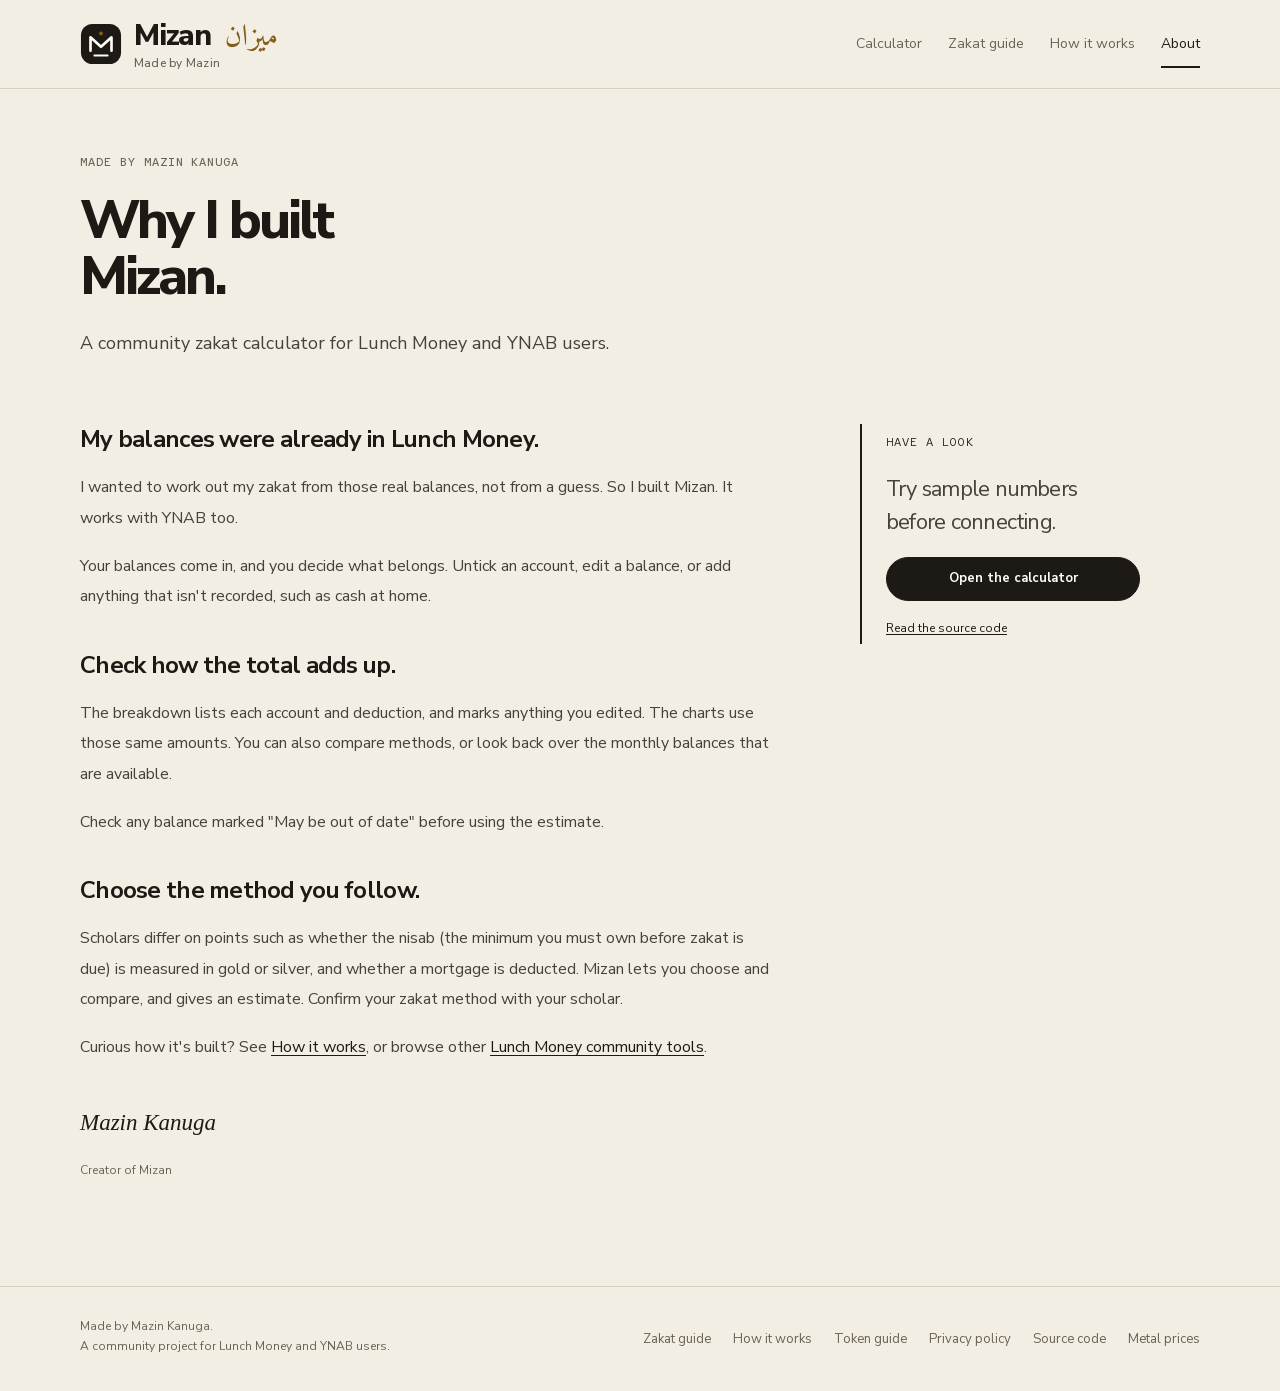
<file: about.html>
<!doctype html>
<html lang="en">
<head>
<meta charset="utf-8">
<meta name="viewport" content="width=device-width, initial-scale=1">
<!-- This guide loads only local styles and fonts. -->
<meta http-equiv="Content-Security-Policy" content="default-src 'none'; style-src 'self' 'unsafe-inline'; font-src 'self'; img-src data:; base-uri 'none'; form-action 'none'">
<meta name="referrer" content="no-referrer">
<meta name="author" content="Mazin Kanuga">
<meta name="description" content="Mizan is a community project by Mazin Kanuga. Use your Lunch Money or YNAB balances to work out your zakat and check how the total adds up.">
<meta name="color-scheme" content="light dark">
<meta name="theme-color" content="#f3eee3" media="(prefers-color-scheme: light)">
<meta name="theme-color" content="#191714" media="(prefers-color-scheme: dark)">
<link rel="icon" href="data:image/svg+xml,%3Csvg%20xmlns%3D%22http%3A%2F%2Fwww.w3.org%2F2000%2Fsvg%22%20viewBox%3D%220%200%2044%2044%22%3E%3Crect%20x%3D%221%22%20y%3D%221%22%20width%3D%2242%22%20height%3D%2242%22%20rx%3D%2212%22%20fill%3D%22%23191919%22%2F%3E%3Cpath%20d%3D%22M11%2029V15L22%2025L33%2015V29M15%2034H29%22%20fill%3D%22none%22%20stroke%3D%22%23fff%22%20stroke-width%3D%222.8%22%20stroke-linecap%3D%22round%22%20stroke-linejoin%3D%22round%22%2F%3E%3Ccircle%20cx%3D%2222%22%20cy%3D%2211%22%20r%3D%222%22%20fill%3D%22%23e9c879%22%2F%3E%3C%2Fsvg%3E">
<title>Why I built Mizan | Zakat from your Lunch Money or YNAB balances</title>
<link rel="stylesheet" href="styles.css">
</head>
<body>
<a class="skip-link" href="#main">Skip to content</a>
<header class="top"><div class="wrap top-inner">
  <a class="brand" href="./" aria-label="Mizan home">
    <svg class="brand-mark" viewBox="0 0 44 44" aria-hidden="true" focusable="false" fill="none"><rect x="1" y="1" width="42" height="42" rx="12" fill="currentColor"/><path d="M11 29V15L22 25L33 15V29" stroke="var(--on-deep)" stroke-width="2.8" stroke-linecap="round" stroke-linejoin="round"/><path d="M15 34H29" stroke="var(--on-deep)" stroke-width="2" stroke-linecap="round"/><circle cx="22" cy="11" r="2" fill="var(--accent)"/></svg>
    <span class="brand-name">Mizan <span class="brand-ar" lang="ar">ميزان</span><span class="brand-sub">Made by Mazin</span></span>
  </a>
  <nav class="nav" aria-label="Main"><a href="index.html">Calculator</a><a href="zakat-guide.html">Zakat guide</a><a href="how-it-works.html">How it works</a><a href="about.html" aria-current="page">About</a></nav>
</div></header><main id="main" class="wrap"><div class="page-head project-head"><p class="eyebrow">Made by Mazin Kanuga</p><h1>Why I built<br>Mizan.</h1><p class="lead">A community zakat calculator for Lunch Money and YNAB users.</p></div>
<div class="project-layout"><article class="project-story">
<h2>My balances were already in Lunch Money.</h2>
<p>I wanted to work out my zakat from those real balances, not from a guess. So I built Mizan. It works with YNAB too.</p>
<p>Your balances come in, and you decide what belongs. Untick an account, edit a balance, or add anything that isn't recorded, such as cash at home.</p>
<h2>Check how the total adds up.</h2>
<p>The breakdown lists each account and deduction, and marks anything you edited. The charts use those same amounts. You can also compare methods, or look back over the monthly balances that are available.</p>
<p>Check any balance marked &quot;May be out of date&quot; before using the estimate.</p>
<h2>Choose the method you follow.</h2>
<p>Scholars differ on points such as whether the nisab (the minimum you must own before zakat is due) is measured in gold or silver, and whether a mortgage is deducted. Mizan lets you choose and compare, and gives an estimate. Confirm your zakat method with your scholar.</p>
<p>Curious how it's built? See <a href="how-it-works.html">How it works</a>, or browse other <a href="https://lunchmoney.app/developers" rel="noreferrer">Lunch Money community tools</a>.</p>
<p class="project-signature">Mazin Kanuga<br><span>Creator of Mizan</span></p>
</article><aside class="project-note"><span class="project-note-label">Have a look</span><p>Try sample numbers<br>before connecting.</p><a class="button primary" href="./">Open the calculator</a><a class="project-source" href="https://github.com/TechnoDudeX/zakat" rel="noreferrer">Read the source code</a></aside></div></main><footer class="foot"><div class="wrap foot-inner">
  <div><p>Made by Mazin Kanuga.</p><p>A community project for <a href="https://lunchmoney.app" rel="noreferrer">Lunch Money</a> and <a href="https://www.ynab.com" rel="noreferrer">YNAB</a> users.</p></div>
  <nav aria-label="Footer"><a href="zakat-guide.html">Zakat guide</a><a href="how-it-works.html">How it works</a><a href="token-guide.html">Token guide</a><a href="privacy.html">Privacy policy</a><a href="https://github.com/TechnoDudeX/zakat" rel="noreferrer">Source code</a><a href="https://gold-api.com" rel="noreferrer">Metal prices</a></nav>
</div></footer>
</body></html>
</file>
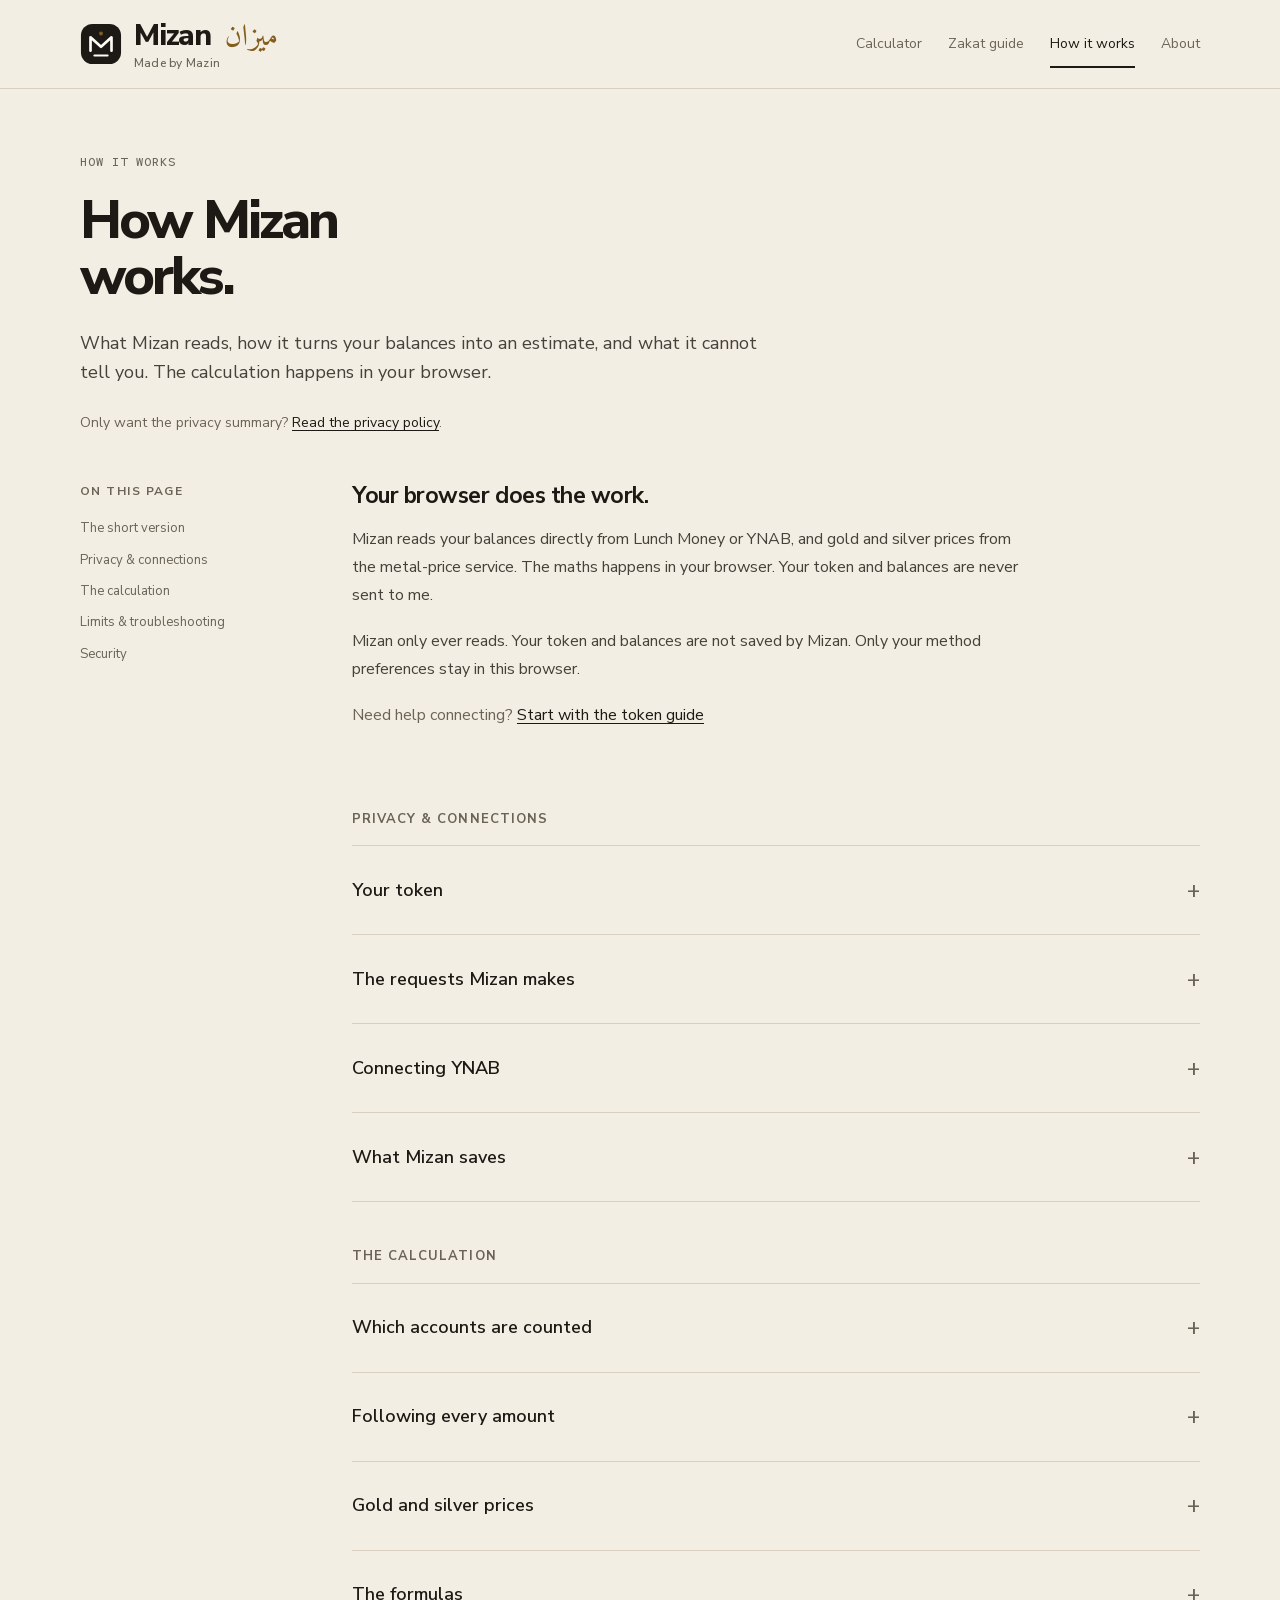
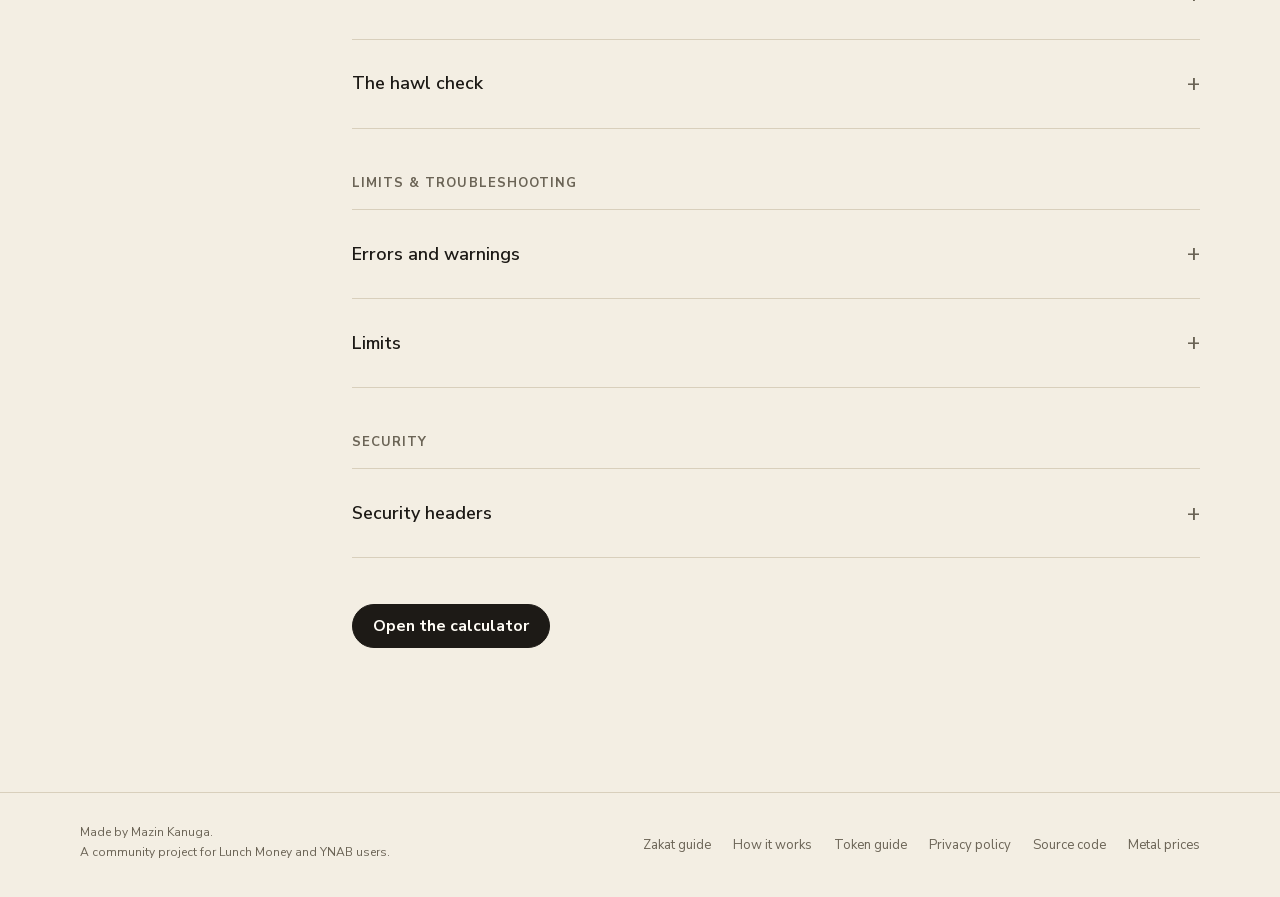
<file: how-it-works.html>
<!doctype html>
<html lang="en">
<head>
<meta charset="utf-8">
<meta name="viewport" content="width=device-width, initial-scale=1">
<!-- Shared local styles and fonts; inline script expands linked guide topics. -->
<meta http-equiv="Content-Security-Policy" content="default-src 'none'; script-src 'unsafe-inline'; style-src 'self' 'unsafe-inline'; font-src 'self'; img-src data:; base-uri 'none'; form-action 'none'">
<meta name="referrer" content="no-referrer">
<meta name="author" content="Mazin Kanuga">
<meta name="description" content="How Mizan works: a static page, read-only requests to the Lunch Money or YNAB API, the token lifecycle, the zakat formulas and the hawl check.">
<meta name="color-scheme" content="light dark">
<meta name="theme-color" content="#f3eee3" media="(prefers-color-scheme: light)">
<meta name="theme-color" content="#191714" media="(prefers-color-scheme: dark)">
<link rel="icon" href="data:image/svg+xml,%3Csvg%20xmlns%3D%22http%3A%2F%2Fwww.w3.org%2F2000%2Fsvg%22%20viewBox%3D%220%200%2044%2044%22%3E%3Crect%20x%3D%221%22%20y%3D%221%22%20width%3D%2242%22%20height%3D%2242%22%20rx%3D%2212%22%20fill%3D%22%23191919%22%2F%3E%3Cpath%20d%3D%22M11%2029V15L22%2025L33%2015V29M15%2034H29%22%20fill%3D%22none%22%20stroke%3D%22%23fff%22%20stroke-width%3D%222.8%22%20stroke-linecap%3D%22round%22%20stroke-linejoin%3D%22round%22%2F%3E%3Ccircle%20cx%3D%2222%22%20cy%3D%2211%22%20r%3D%222%22%20fill%3D%22%23e9c879%22%2F%3E%3C%2Fsvg%3E">
<title>How Mizan works</title>
<link rel="stylesheet" href="styles.css">
</head>
<body>
<a class="skip-link" href="#main">Skip to content</a>
<header class="top"><div class="wrap top-inner">
  <a class="brand" href="./" aria-label="Mizan home">
    <svg class="brand-mark" viewBox="0 0 44 44" aria-hidden="true" focusable="false" fill="none"><rect x="1" y="1" width="42" height="42" rx="12" fill="currentColor"/><path d="M11 29V15L22 25L33 15V29" stroke="var(--on-deep)" stroke-width="2.8" stroke-linecap="round" stroke-linejoin="round"/><path d="M15 34H29" stroke="var(--on-deep)" stroke-width="2" stroke-linecap="round"/><circle cx="22" cy="11" r="2" fill="var(--accent)"/></svg>
    <span class="brand-name">Mizan <span class="brand-ar" lang="ar">ميزان</span><span class="brand-sub">Made by Mazin</span></span>
  </a>
  <nav class="nav" aria-label="Main"><a href="index.html">Calculator</a><a href="zakat-guide.html">Zakat guide</a><a href="how-it-works.html" aria-current="page">How it works</a><a href="about.html">About</a></nav>
</div></header>
<main id="main" class="wrap"><div class="page-head"><p class="eyebrow">How it works</p><h1>How Mizan<br>works.</h1><p class="lead">What Mizan reads, how it turns your balances into an estimate, and what it cannot tell you. The calculation happens in your browser.</p><p class="note">Only want the privacy summary? <a href="privacy.html">Read the privacy policy</a>.</p></div><div class="layout"><nav class="toc" aria-label="On this page"><p>On this page</p><ul><li><a href="#overview">The short version</a></li><li><a href="#privacy">Privacy &amp; connections</a></li><li><a href="#calculation">The calculation</a></li><li><a href="#troubleshooting">Limits &amp; troubleshooting</a></li><li><a href="#security">Security</a></li></ul></nav><div class="doc"><section class="quick-start" id="overview"><h2>Your browser does the work.</h2><p>Mizan reads your balances directly from Lunch Money or YNAB, and gold and silver prices from the metal-price service. The maths happens in your browser. Your token and balances are never sent to me.</p><p>Mizan only ever reads. Your token and balances are not saved by Mizan. Only your method preferences stay in this browser.</p><p class="note">Need help connecting? <a href="token-guide.html">Start with the token guide</a></p></section><section class="article-group" id="privacy"><h2>Privacy &amp; connections</h2><details class="article-topic" id="token"><summary><h3>Your token</h3></summary><div class="topic-content">
        <p class="sub">Lunch Money’s "sign in with Lunch Money" for other apps is still in early-access testing, so on this site Mizan uses an access token that you make in Lunch Money.</p>
        <ol>
          <li>You paste the token in the field and choose <strong>Connect my accounts</strong>.</li>
          <li>Mizan copies the token into a variable in memory, and clears the field at once, before the first request.</li>
          <li>Mizan sends the token only in the <code>Authorization: Bearer</code> header of the requests to <code>api.lunchmoney.dev</code>. The token is never in a web address.</li>
          <li>When the requests finish, Mizan sets the variable to <code>null</code>. No code uses the token again.</li>
        </ol>
        <p>The token field uses a password input with autocomplete disabled and hints asking password managers (1Password, LastPass and Bitwarden) to ignore it. These hints are not a guarantee: a browser or password manager may still offer to save it. The password input masks the characters in browsers, including Firefox.</p>
        <div class="callout"><p><strong>Pasted Lunch Money tokens can change data.</strong> Lunch Money has no read-only personal access tokens yet. Mizan never changes data, but the token itself can. Make a separate token for Mizan, and revoke it on the Lunch Money developers page when you finish.</p></div>
      </div></details>
<details class="article-topic" id="requests"><summary><h3>The requests Mizan makes</h3></summary><div class="topic-content">
        <p>When you connect Lunch Money, Mizan makes eight requests: six to Lunch Money and two to the metal-price service. All of them only read; none can change anything.</p>
        <p class="sub">Every request uses <code>fetch()</code> with <code>method: "GET"</code>, <code>credentials: "omit"</code>, <code>cache: "no-store"</code>, <code>redirect: "error"</code> and <code>referrerPolicy: "no-referrer"</code>. Because redirects are an error, the token cannot follow a redirect to another host. If you sign in with Lunch Money instead of pasting a token, there are two extra requests: a <code>POST</code> to Lunch Money’s <code>/oauth/token</code> that swaps the one-time sign-in code for a read-only access token, and, once your balances are read, a <code>POST</code> to <code>/oauth/revoke</code> that ends that token so it stops working straight away. Neither changes anything in your budget.</p>
        <p class="note scroll-hint">Swipe sideways to see the whole table.</p>
        <div class="scroll scroll-wide" tabindex="0" role="region" aria-label="Requests to Lunch Money and the metal-price service"><table class="wide">
          <thead><tr><th>#</th><th>Request</th><th>Type</th><th>What Mizan reads</th></tr></thead>
          <tbody>
            <tr><td class="n">1</td><td><code>GET /v2/me</code></td><td><span class="tag">Required</span></td><td>Your budget name and its primary currency. This request goes first, alone.</td></tr>
            <tr><td class="n">2</td><td><code>GET /v2/plaid_accounts</code></td><td><span class="tag">Required</span></td><td>Your synced bank, card, investment and loan accounts.</td></tr>
            <tr><td class="n">3</td><td><code>GET /v2/manual_accounts</code></td><td><span class="tag">Required</span></td><td>Your manual accounts.</td></tr>
            <tr><td class="n">4</td><td><code>GET /v2/crypto/manual</code></td><td><span class="tag opt">Optional</span></td><td>Your manual crypto.</td></tr>
            <tr><td class="n">5</td><td><code>GET /v2/crypto/synced</code></td><td><span class="tag opt">Optional</span></td><td>Your synced crypto, 1 row for each coin.</td></tr>
            <tr><td class="n">6</td><td><code>GET /v2/balance_history</code></td><td><span class="tag opt">Optional</span></td><td>Month-end balances from 12 months ago to last month, for the hawl, the full lunar year your wealth must be held.</td></tr>
            <tr><td class="n">7</td><td><code>GET api.gold-api.com/price/XAU/&lt;CUR&gt;</code></td><td><span class="tag opt">Optional</span></td><td>The gold price in your currency. No token.</td></tr>
            <tr><td class="n">8</td><td><code>GET api.gold-api.com/price/XAG/&lt;CUR&gt;</code></td><td><span class="tag opt">Optional</span></td><td>The silver price in your currency. No token.</td></tr>
          </tbody>
        </table></div>
        <p>After request 1 succeeds, requests 2 to 8 start at the same time. Requests 1 to 6 use the <a href="https://lunchmoney.dev/introduction" rel="noreferrer">current v2 API</a> at <code>https://api.lunchmoney.dev/v2</code>. During early-access testing, a Lunch Money sign-in sends these requests, and the <code>/oauth/token</code> and <code>/oauth/revoke</code> requests, to Lunch Money’s test server, <code>https://api-alpha.lunchmoney.dev</code>, instead. Mizan asks for <code>balance_history</code> only up to last month, because the current month can be in the future for the server in some time zones. For today, Mizan uses the amounts on the screen.</p>
      </div></details>
<details class="article-topic" id="ynab"><summary><h3>Connecting YNAB</h3></summary><div class="topic-content">
        <p class="sub">YNAB uses its own sign-in (OAuth), so there is no token to copy. Mizan asks YNAB for <strong>read-only</strong> access, which YNAB enforces: any request that would change your plan is refused.</p>
        <ol>
          <li>You choose <strong>Connect with YNAB</strong>. Mizan saves a random one-time code (the <code>state</code>) in session storage and sends you to <code>app.ynab.com</code>.</li>
          <li>You sign in on YNAB's site and allow access. Mizan never sees your YNAB password.</li>
          <li>YNAB sends you back with a short-lived access token in the address fragment (after <code>#</code>), which browsers never send to a server. Mizan checks the one-time code, deletes it, and removes the token from the address bar and browser history at once.</li>
          <li>The token is kept only in memory for the requests below, sent only in the <code>Authorization: Bearer</code> header to <code>api.ynab.com</code>, then set to <code>null</code>. YNAB ends it after 2 hours in any case.</li>
        </ol>
        <p class="note scroll-hint">Swipe sideways to see the whole table.</p>
        <div class="scroll scroll-wide" tabindex="0" role="region" aria-label="Requests to YNAB"><table class="wide">
          <thead><tr><th>#</th><th>Request</th><th>Type</th><th>What Mizan reads</th></tr></thead>
          <tbody>
            <tr><td class="n">1</td><td><code>GET /v1/plans?include_accounts=true</code></td><td><span class="tag">Required</span></td><td>Your plans with their accounts, balances and currency. Mizan uses the plan changed most recently, and says so when you have more than one.</td></tr>
            <tr><td class="n">2</td><td><code>GET /v1/plans/{id}/transactions?since_date=…</code></td><td><span class="tag opt">Optional</span></td><td>Transactions from the last 13 months, used only to work out month-end balances for the hawl.</td></tr>
          </tbody>
        </table></div>
        <ul>
          <li><strong>Amounts:</strong> YNAB stores amounts in thousandths (milliunits), so Mizan divides by 1,000. Credit cards and loans are negative in YNAB and are shown as positive debts.</li>
          <li><strong>Account types:</strong> checking, savings and cash count. Credit cards are deducted by default; loans and lines of credit are listed but not selected. Mortgages go to the mortgage setting. Tracking accounts count when their name looks like an investment (for example “TFSA” or “Brokerage”); others, such as a house or car, are listed but not selected.</li>
          <li><strong>History:</strong> YNAB has no balance history, so each month-end balance is today’s balance less the transactions dated after that month. Months before an account’s first transaction, while it was still empty, are treated as before it opened.</li>
          <li><strong>Out of date:</strong> an account whose bank import has an error in YNAB is marked “May be out of date”. Tracking accounts get a note, because their balances are usually updated by hand.</li>
        </ul>
        <p>To remove Mizan's access early, go to Account Settings in YNAB. See the <a href="privacy.html">privacy policy</a>.</p>
      </div></details>
<details class="article-topic" id="saved"><summary><h3>What Mizan saves</h3></summary><div class="topic-content">
        <p>Mizan saves only your choices, in your browser's <code>localStorage</code>, under the key <code>lunchmoney-zakat-choices-v1</code>:</p>
        <ul>
          <li>the nisab metal (silver or gold) and the mortgage method. The nisab is the minimum you must own before zakat is due</li>
          <li>the 2 nisab weights</li>
          <li>the gold purity and the silver purity</li>
        </ul>
        <p>It never saves amounts or your token. A reload or <strong>Start again</strong> removes all amounts. <strong>Reset my method choices</strong> removes the saved choices and sets the defaults again.</p>
      </div></details>
</section>
<section class="article-group" id="calculation"><h2>The calculation</h2><details class="article-topic" id="accounts"><summary><h3>Which accounts are counted</h3></summary><div class="topic-content">
        <p>Each account is sorted into a group by its type. The group decides where the account appears and whether it starts selected.</p>
        <p class="sub">The function <code>kindOf()</code> puts each Lunch Money account in 1 group, from its type. The amount is <code>to_base</code>: the balance in your budget's currency, at the Lunch Money exchange rate. This follows the official <a href="https://lunchmoney.dev/amounts-and-balances" rel="noreferrer">amounts and balances guide</a>.</p>
        <p class="note scroll-hint">Swipe sideways to see the whole table.</p>
        <div class="scroll scroll-wide" tabindex="0" role="region" aria-label="How Lunch Money account types are grouped"><table class="wide">
          <thead><tr><th>Lunch Money type</th><th>Mizan group</th><th>Where it goes</th><th>Selected at the start</th></tr></thead>
          <tbody>
            <tr><td>cash, depository, checking, savings</td><td>Cash</td><td>Review balances, accounts</td><td>Yes</td></tr>
            <tr><td>investment, brokerage, cryptocurrency</td><td>Investment</td><td>Review balances, accounts</td><td>Yes</td></tr>
            <tr><td>credit</td><td>Card</td><td>Review balances, debts</td><td>Yes, except a deactivated card</td></tr>
            <tr><td>loan, other liability</td><td>Loan</td><td>Review balances, debts</td><td>No. You type the part that is due now.</td></tr>
            <tr><td>loan with "mortgage" in its subtype or name</td><td>Mortgage</td><td>A note under the debt list</td><td>No row. You type the payment.</td></tr>
            <tr><td>other asset, employee compensation</td><td>Other</td><td>Review balances, accounts</td><td>No</td></tr>
            <tr><td>real estate, vehicle, any other type</td><td>Skip</td><td>Not used</td><td>Not used</td></tr>
          </tbody>
        </table></div>
        <h4>Special cases</h4>
        <ul>
          <li><strong>Closed and inactive accounts</strong> get the amount 0. Their history stays, so they count in the hawl for the months when they had a balance.</li>
          <li><strong>Deleted accounts</strong> from the balance history are used in the same way. A deleted home, car or loan is not used.</li>
          <li><strong>Crypto with no price:</strong> when Lunch Money has no price for a coin, <code>to_base</code> is empty. Mizan shows the row at 0, not selected, and asks you to type the value. It never uses the number of coins as money.</li>
          <li><strong>Credit cards:</strong> a balance below 0 today (a credit) becomes 0. A card that you paid in full stays in the list, for its past month-end balances.</li>
          <li><strong>Retirement accounts</strong> (RRSP, RRIF, LIRA, 401(k), IRA, Roth, pension and others) get a note. Mizan tests the subtype and the account's own name, not the bank name.</li>
          <li><strong>Other currencies:</strong> an account in a different currency gets a note that the amount shown was converted by Lunch Money.</li>
          <li><strong>Balances that may be out of date:</strong> a row gets the badge "May be out of date" when its balance is more than 3 days old, or when its connection needs a relink or has an error.</li>
        </ul>
      </div></details>
<details class="article-topic" id="trace"><summary><h3>Following every amount</h3></summary><div class="topic-content"><p>In <strong>See every amount in this total</strong>, each account is marked <strong>Lunch Money</strong> or <strong>YNAB</strong> when its amount matches the imported balance rounded to cents, or <strong>Adjusted here</strong> when you edit it. Manual additions and deductions are marked <strong>Added here</strong>. Sample mode uses fictional balances labelled <strong>Sample balance</strong>.</p><p>On Your estimate, the waterfall graph uses the same amounts as the calculation: selected accounts, added assets, deductions, and the total after debts. Open <strong>See every amount in this total</strong> to review every included account, asset and deduction. Missing metal prices stay incomplete.</p><p>The balance-history graph connects only adjacent months with all selected account and debt balances available. Hollow points are months with some balances missing; months with no balances have no point. Use the slider with a pointer or arrow keys for exact amounts, or open the monthly table. The graph excludes manually added assets, other debts and mortgage deductions, just like the history table.</p></div></details>
<details class="article-topic" id="prices"><summary><h3>Gold and silver prices</h3></summary><div class="topic-content">
        <p>Mizan asks <code>api.gold-api.com</code> for the price of 1 troy ounce of gold (<code>XAU</code>) and silver (<code>XAG</code>) in your budget's currency. It divides each price by <code>31.1034768</code>, the number of grams in 1 troy ounce, to get the price of 1 gram of pure metal.</p>
        <p>Mizan checks that both prices are more than 0 and in your currency. If a request fails, or the service does not have your currency, both price fields stay empty, and a warning asks you to type today's prices. You can always change the prices.</p>
      </div></details>
<details class="article-topic" id="formulas"><summary><h3>The formulas</h3></summary><div class="topic-content">
        <ul>
          <li><strong>What you own</strong> = selected account balances + anything you add (cash at home, other crypto, money owed to you, other assets, gold and silver by weight and purity).</li>
          <li><strong>What you deduct</strong> = selected debts + other debts due now + the mortgage amount for your chosen option.</li>
          <li><strong>Total</strong> = what you own minus what you deduct.</li>
          <li><strong>Zakat</strong> = 2.5% of the total when it is at or above the nisab (the minimum you must own before zakat is due); 0 when the complete total is below it; Incomplete when a needed price or nisab weight is missing.</li>
        </ul>
        <p class="sub">The function <code>totals()</code> reads the current input values each time you change something. Imported account amounts are rounded to 2 decimal places in their fields; gold prices to 3 and silver prices to 4. The calculation uses those values and formats the result as currency.</p>
        <p class="note">The same calculation, as Mizan computes it:</p>
<div class="formula" tabindex="0" role="region" aria-label="Formulas"><span class="c">assets</span>   = selected account balances
         + cash at home + other crypto + money owed to you + other assets
         + gold grams  x (karat / 24) x gold price for 1 g
         + silver grams x purity      x silver price for 1 g

<span class="c">debts</span>    = selected debts + other debts due now

<span class="c">mortgage</span> = 0                          <span class="c">(do not deduct)</span>
         = payment                    <span class="c">(the next payment)</span>
         = payment x payments a year  <span class="c">(the next 12 months)</span>

<span class="c">total</span>    = assets - debts - mortgage
<span class="c">nisab</span>    = nisab grams x price for 1 g   <span class="c">(595 g silver or 85 g gold)</span>

<span class="c">zakat</span>    = total x 2.5%   if total &gt; 0 and total &gt;= nisab
         = 0              if the complete total is below the nisab
         = incomplete     if a required price or nisab weight is missing</div>
        <p>Fields for amounts that cannot be below 0 count as 0 when they are below 0. An account in the account list can be below 0, for example an overdraft. Mizan calculates the same totals for all 6 methods (silver or gold nisab, with each of the 3 mortgage choices) and shows them side by side.</p>
        <p>A method needs its nisab metal's price and weight. If you add gold or silver that you own under Add other assets, its price is also required, even when you choose the other metal for the nisab. Missing prices show <strong>Incomplete</strong>, rather than a zero zakat amount. The estimate assumes that your hawl is complete; the history table does not decide whether zakat is due.</p>
        <p>For a mortgage deduction, enter the deductible amount per payment under your chosen method. For the next 12 months, use the average deductible amount per payment and the number of payments. Mizan does not separate principal and interest for you.</p>
        <h4>Example: the sample data</h4>
        <div class="scroll"><table>
          <thead><tr><th>Item</th><th>Amount (CAD)</th></tr></thead>
          <tbody>
            <tr><td>Chequing, savings, TFSA, RRSP and a bitcoin wallet</td><td class="n">33,100.00</td></tr>
            <tr><td>Less the credit card</td><td class="n">650.00</td></tr>
            <tr><td><strong>Total after debts</strong></td><td class="n"><strong>32,450.00</strong></td></tr>
            <tr><td>Silver nisab: 595 g at about 2.43 a gram</td><td class="n">about 1,446</td></tr>
            <tr><td><strong>Zakat: 2.5% of 32,450.00</strong></td><td class="n"><strong>811.25</strong></td></tr>
          </tbody>
        </table></div>
      </div></details>
<details class="article-topic" id="hawl"><summary><h3>The hawl check</h3></summary><div class="topic-content">
        <p class="sub">The hawl is a lunar year used in deciding when zakat is due. Scholars differ on how changes below the nisab affect it. This table provides month-end history for your review; it cannot confirm a complete hawl.</p>
        <ol>
          <li>Mizan makes 13 rows: the last 12 months and today.</li>
          <li>For each past month, it adds the month-end balances of the selected accounts in the account list, and it subtracts the selected debts in the debt list.</li>
          <li>For today, it uses the amounts that you see in the account and debt lists.</li>
          <li>A past month with no balance for any selected account shows "No data", for example the months before you started to use Lunch Money. It does not count as below the nisab.</li>
          <li>A month with some selected balances missing shows how many are missing, such as <strong>1 missing</strong>, and a total of the balances available. It is not classified as above or below the nisab. Missing balances are unknown, including gaps for closed accounts.</li>
          <li>Mizan compares complete rows with today's nisab. It shows the lowest complete total, and lists complete rows that were below the nisab. A zero balance counts as data.</li>
        </ol>
        <p>The table excludes the additional assets, other debts and the mortgage, including in today's row. Its totals can differ from your zakat estimate.</p>
        <div class="callout"><p>Mizan cannot see a drop below the nisab inside a month, because Lunch Money keeps 1 balance for each month. 12 calendar months are close to a lunar year (354 days) but not the same. The <a href="zakat-guide.html#hawl">Zakat guide</a> explains the hawl rules.</p></div>
      </div></details>
</section>
<section class="article-group" id="troubleshooting"><h2>Limits &amp; troubleshooting</h2><details class="article-topic" id="errors"><summary><h3>Errors and warnings</h3></summary><div class="topic-content">
        <div class="scroll"><table>
          <thead><tr><th>Case</th><th>What you see</th></tr></thead>
          <tbody>
            <tr><td>The token does not work (401 or 403)</td><td>An error. Copy all of the token again, or make a new token.</td></tr>
            <tr><td>Too many requests (429)</td><td>An error. Wait a few minutes, then try again.</td></tr>
            <tr><td>No connection, or a redirect</td><td>An error. Check your internet connection.</td></tr>
            <tr><td>A required request fails</td><td>Mizan stops and stays on the connect screen.</td></tr>
            <tr><td>Crypto or balance history fails</td><td>A warning. The calculator still works without that data.</td></tr>
            <tr><td>No price in your currency</td><td>A warning. Type today's gold and silver prices.</td></tr>
          </tbody>
        </table></div>
      </div></details>
<details class="article-topic" id="limits"><summary><h3>Limits</h3></summary><div class="topic-content">
        <ul>
          <li>The rate is always 2.5% of the whole total. Mizan has no option for a solar year.</li>
          <li>Shares, funds and retirement accounts count at their full value. Mizan has no option to count only part of an investment, or to delay zakat on retirement money. You can change an amount or untick the account.</li>
          <li>Jewellery has no separate option. If you add gold or silver under Add other assets, it counts at its weight, purity and price.</li>
          <li>The hawl uses month-end balances and today's nisab. It does not use past prices, and it does not include the additional assets, the other debts or the mortgage.</li>
          <li>Mizan reads one budget: the one your Lunch Money token belongs to, or your most recently changed YNAB plan.</li>
          <li>Mizan does not pay zakat or keep a record of it.</li>
          <li>Mizan gives an estimate. Ask your imam or a zakat scholar to confirm the method that you follow.</li>
        </ul>
      </div></details>
</section>
<section class="article-group" id="security"><h2>Security</h2><details class="article-topic" id="headers"><summary><h3>Security headers</h3></summary><div class="topic-content">
        <p>The page sets this Content Security Policy in a meta tag, and Netlify sends it again as a header:</p>
        <div class="scroll"><table>
          <thead><tr><th>Rule</th><th>Effect</th></tr></thead>
          <tbody>
            <tr><td><code>default-src 'none'</code></td><td>The page can load nothing that the policy does not name.</td></tr>
            <tr><td><code>connect-src</code></td><td>The script can connect only to <code>https://api.lunchmoney.dev</code>, <code>https://api-alpha.lunchmoney.dev</code> (Lunch Money sign-in during early-access testing), <code>https://api.ynab.com</code> and <code>https://api.gold-api.com</code>.</td></tr>
            <tr><td><code>script-src 'unsafe-inline'</code></td><td>Inline JavaScript is allowed, including inline event handlers. External script files are blocked, including files from this site. This policy does not distinguish Mizan's script from any other injected inline script.</td></tr>
            <tr><td><code>style-src 'self' 'unsafe-inline'</code></td><td>The shared stylesheet comes from this site. Inline styles are allowed for the balance-history bars.</td></tr>
            <tr><td><code>font-src 'self'</code></td><td>Fonts come only from the site of the page.</td></tr>
            <tr><td><code>img-src data:</code></td><td>All images are inside the page. The page loads no image files.</td></tr>
            <tr><td><code>frame-ancestors 'none'</code></td><td>Other websites cannot show the page in a frame. This rule comes only from the Netlify header.</td></tr>
          </tbody>
        </table></div>
        <p>Netlify also sends <code>Referrer-Policy: no-referrer</code>, <code>X-Content-Type-Options: nosniff</code>, <code>X-Frame-Options: DENY</code> and a <code>Permissions-Policy</code> that turns off the camera, the microphone, location and payment.</p>
      </div></details></section>
<p class="read-next"><a class="button primary" href="./">Open the calculator</a></p>
</div></div></main><footer class="foot"><div class="wrap foot-inner">
  <div><p>Made by Mazin Kanuga.</p><p>A community project for <a href="https://lunchmoney.app" rel="noreferrer">Lunch Money</a> and <a href="https://www.ynab.com" rel="noreferrer">YNAB</a> users.</p></div>
  <nav aria-label="Footer"><a href="zakat-guide.html">Zakat guide</a><a href="how-it-works.html">How it works</a><a href="token-guide.html">Token guide</a><a href="privacy.html">Privacy policy</a><a href="https://github.com/TechnoDudeX/zakat" rel="noreferrer">Source code</a><a href="https://gold-api.com" rel="noreferrer">Metal prices</a></nav>
</div></footer>
<script>(function () {
  function revealAnchor() {
    var id;
    try { id = decodeURIComponent(location.hash.slice(1)); } catch (e) { return; }
    var target = document.getElementById(id);
    if (!target) return;
    var topic = target.closest('details');
    if (topic) topic.open = true;
    target.scrollIntoView();
  }
  window.addEventListener('hashchange', revealAnchor);
  window.addEventListener('pageshow', function () { requestAnimationFrame(revealAnchor); });
  revealAnchor();
})();</script>
</body></html>
</file>
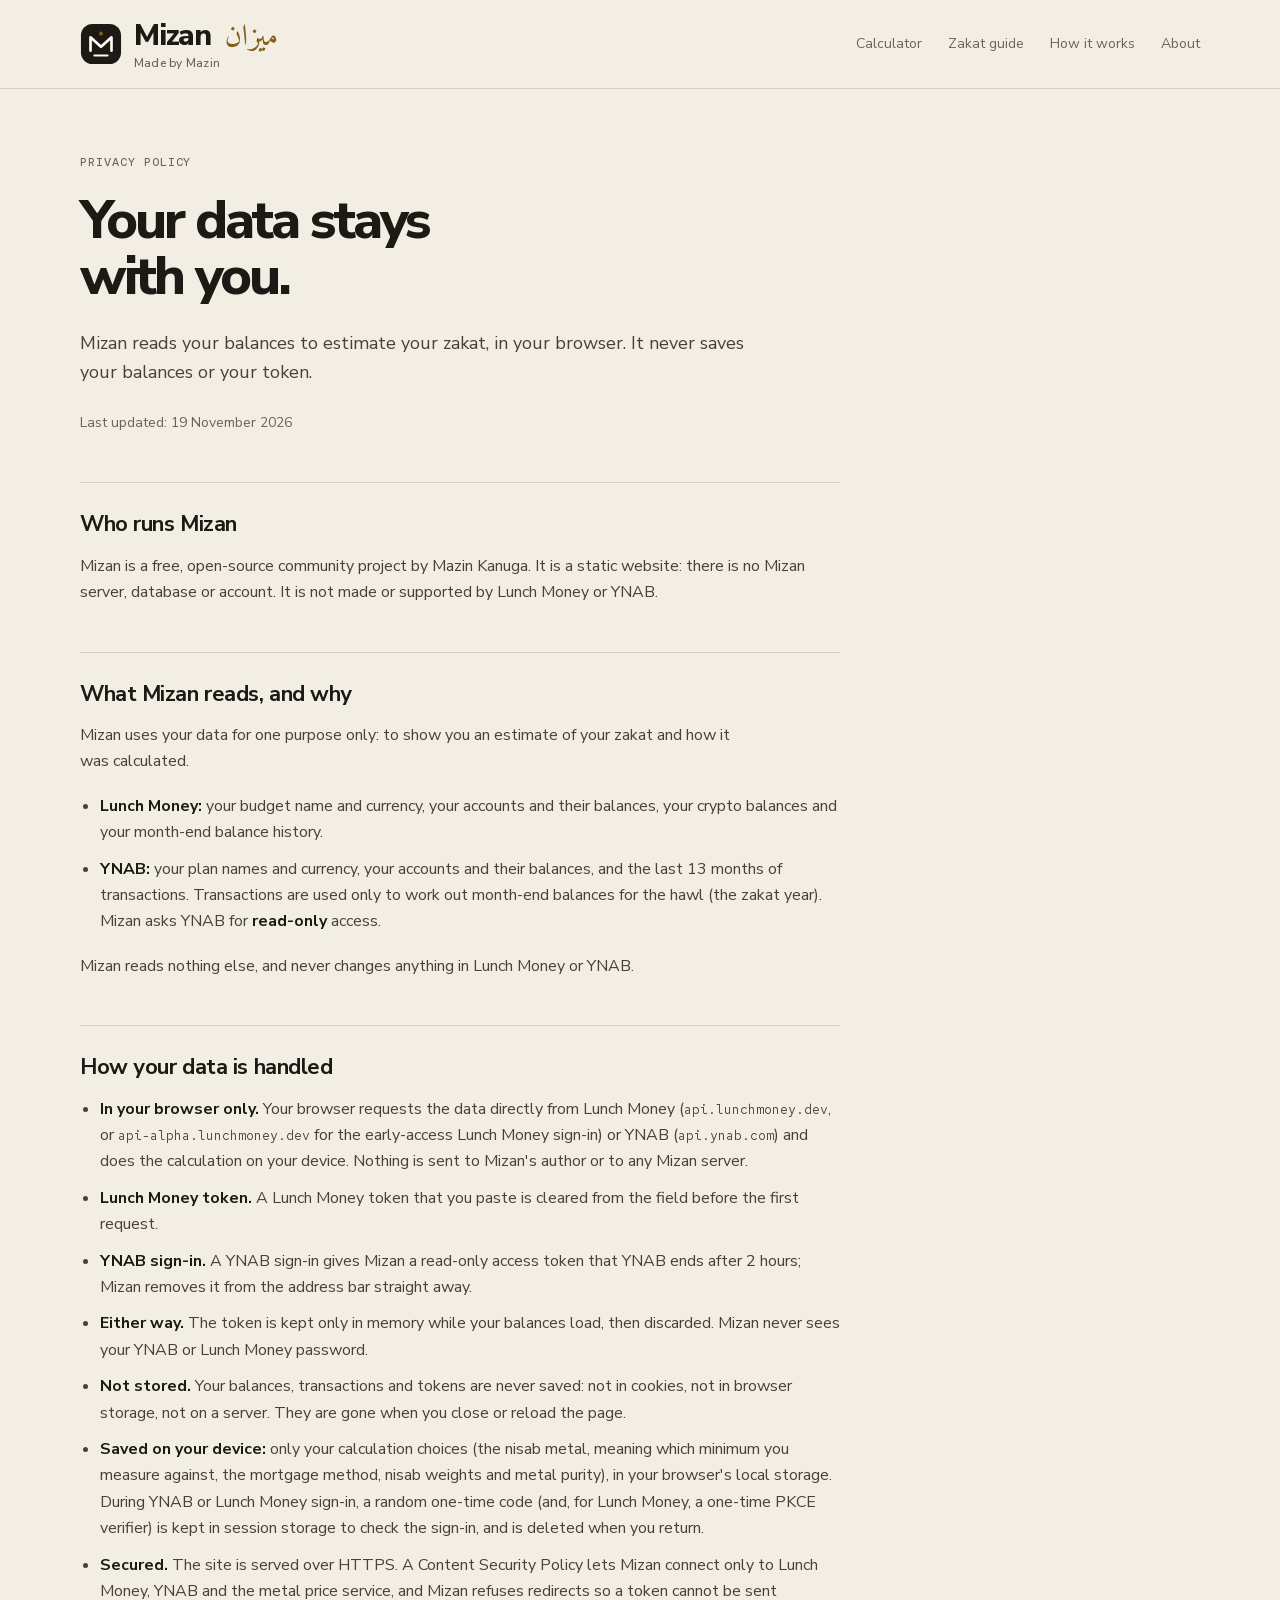
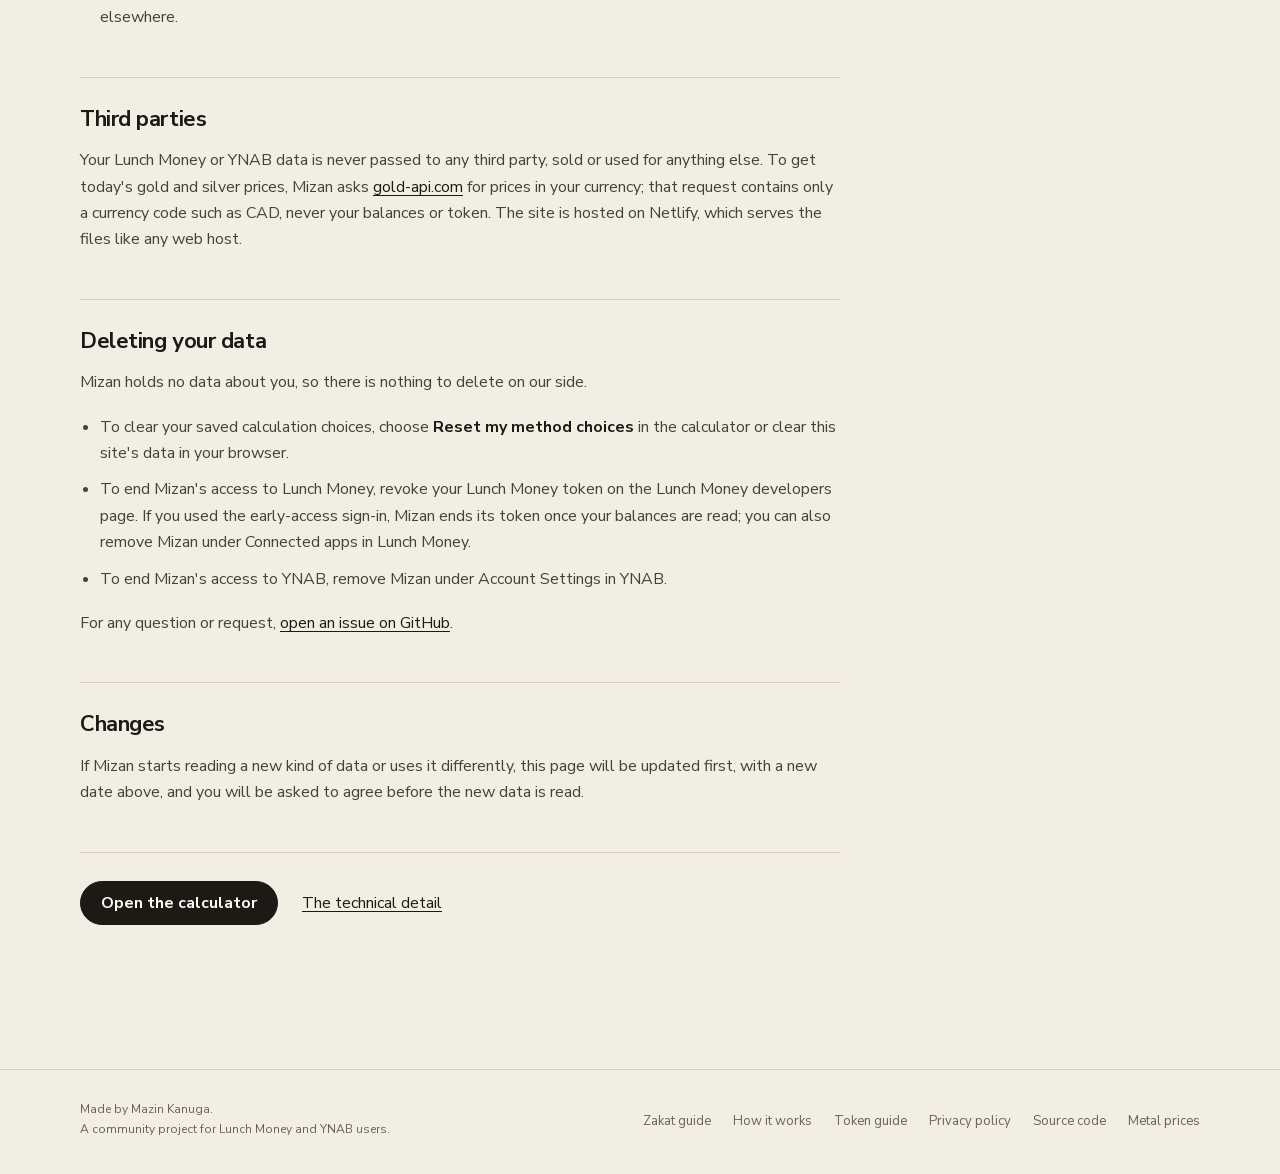
<file: privacy.html>
<!doctype html>
<html lang="en">
<head>
<meta charset="utf-8">
<meta name="viewport" content="width=device-width, initial-scale=1">
<!-- This guide loads only local styles and fonts. -->
<meta http-equiv="Content-Security-Policy" content="default-src 'none'; style-src 'self' 'unsafe-inline'; font-src 'self'; img-src data:; base-uri 'none'; form-action 'none'">
<meta name="referrer" content="no-referrer">
<meta name="author" content="Mazin Kanuga">
<meta name="description" content="Mizan's privacy policy: what Mizan reads from Lunch Money and YNAB, how it is handled in your browser, and what is never stored or shared.">
<meta name="color-scheme" content="light dark">
<meta name="theme-color" content="#f3eee3" media="(prefers-color-scheme: light)">
<meta name="theme-color" content="#191714" media="(prefers-color-scheme: dark)">
<link rel="icon" href="data:image/svg+xml,%3Csvg%20xmlns%3D%22http%3A%2F%2Fwww.w3.org%2F2000%2Fsvg%22%20viewBox%3D%220%200%2044%2044%22%3E%3Crect%20x%3D%221%22%20y%3D%221%22%20width%3D%2242%22%20height%3D%2242%22%20rx%3D%2212%22%20fill%3D%22%23191919%22%2F%3E%3Cpath%20d%3D%22M11%2029V15L22%2025L33%2015V29M15%2034H29%22%20fill%3D%22none%22%20stroke%3D%22%23fff%22%20stroke-width%3D%222.8%22%20stroke-linecap%3D%22round%22%20stroke-linejoin%3D%22round%22%2F%3E%3Ccircle%20cx%3D%2222%22%20cy%3D%2211%22%20r%3D%222%22%20fill%3D%22%23e9c879%22%2F%3E%3C%2Fsvg%3E">
<title>Privacy policy | Mizan</title>
<link rel="stylesheet" href="styles.css">
</head>
<body>
<a class="skip-link" href="#main">Skip to content</a>
<header class="top"><div class="wrap top-inner">
  <a class="brand" href="./" aria-label="Mizan home">
    <svg class="brand-mark" viewBox="0 0 44 44" aria-hidden="true" focusable="false" fill="none"><rect x="1" y="1" width="42" height="42" rx="12" fill="currentColor"/><path d="M11 29V15L22 25L33 15V29" stroke="var(--on-deep)" stroke-width="2.8" stroke-linecap="round" stroke-linejoin="round"/><path d="M15 34H29" stroke="var(--on-deep)" stroke-width="2" stroke-linecap="round"/><circle cx="22" cy="11" r="2" fill="var(--accent)"/></svg>
    <span class="brand-name">Mizan <span class="brand-ar" lang="ar">ميزان</span><span class="brand-sub">Made by Mazin</span></span>
  </a>
  <nav class="nav" aria-label="Main"><a href="index.html">Calculator</a><a href="zakat-guide.html">Zakat guide</a><a href="how-it-works.html">How it works</a><a href="about.html">About</a></nav>
</div></header><main id="main" class="wrap"><div class="page-head"><p class="eyebrow">Privacy policy</p><h1>Your data stays<br>with you.</h1><p class="lead">Mizan reads your balances to estimate your zakat, in your browser. It never saves your balances or your token.</p><p class="note">Last updated: 19 November 2026</p></div>
<div class="policy">
  <section><h2>Who runs Mizan</h2><p>Mizan is a free, open-source community project by Mazin Kanuga. It is a static website: there is no Mizan server, database or account. It is not made or supported by Lunch Money or YNAB.</p></section>
  <section><h2>What Mizan reads, and why</h2><p>Mizan uses your data for one purpose only: to show you an estimate of your zakat and how it was calculated.</p>
    <ul>
      <li><strong>Lunch Money:</strong> your budget name and currency, your accounts and their balances, your crypto balances and your month-end balance history.</li>
      <li><strong>YNAB:</strong> your plan names and currency, your accounts and their balances, and the last 13 months of transactions. Transactions are used only to work out month-end balances for the hawl (the zakat year). Mizan asks YNAB for <strong>read-only</strong> access.</li>
    </ul>
    <p>Mizan reads nothing else, and never changes anything in Lunch Money or YNAB.</p></section>
  <section><h2>How your data is handled</h2>
    <ul>
      <li><strong>In your browser only.</strong> Your browser requests the data directly from Lunch Money (<code>api.lunchmoney.dev</code>, or <code>api-alpha.lunchmoney.dev</code> for the early-access Lunch Money sign-in) or YNAB (<code>api.ynab.com</code>) and does the calculation on your device. Nothing is sent to Mizan's author or to any Mizan server.</li>
      <li><strong>Lunch Money token.</strong> A Lunch Money token that you paste is cleared from the field before the first request.</li>
      <li><strong>YNAB sign-in.</strong> A YNAB sign-in gives Mizan a read-only access token that YNAB ends after 2 hours; Mizan removes it from the address bar straight away.</li>
      <li><strong>Either way.</strong> The token is kept only in memory while your balances load, then discarded. Mizan never sees your YNAB or Lunch Money password.</li>
      <li><strong>Not stored.</strong> Your balances, transactions and tokens are never saved: not in cookies, not in browser storage, not on a server. They are gone when you close or reload the page.</li>
      <li><strong>Saved on your device:</strong> only your calculation choices (the nisab metal, meaning which minimum you measure against, the mortgage method, nisab weights and metal purity), in your browser's local storage. During YNAB or Lunch Money sign-in, a random one-time code (and, for Lunch Money, a one-time PKCE verifier) is kept in session storage to check the sign-in, and is deleted when you return.</li>
      <li><strong>Secured.</strong> The site is served over HTTPS. A Content Security Policy lets Mizan connect only to Lunch Money, YNAB and the metal price service, and Mizan refuses redirects so a token cannot be sent elsewhere.</li>
    </ul></section>
  <section><h2>Third parties</h2><p>Your Lunch Money or YNAB data is never passed to any third party, sold or used for anything else. To get today's gold and silver prices, Mizan asks <a href="https://gold-api.com" rel="noreferrer">gold-api.com</a> for prices in your currency; that request contains only a currency code such as CAD, never your balances or token. The site is hosted on Netlify, which serves the files like any web host.</p></section>
  <section><h2>Deleting your data</h2><p>Mizan holds no data about you, so there is nothing to delete on our side.</p>
    <ul>
      <li>To clear your saved calculation choices, choose <strong>Reset my method choices</strong> in the calculator or clear this site's data in your browser.</li>
      <li>To end Mizan's access to Lunch Money, revoke your Lunch Money token on the Lunch Money developers page. If you used the early-access sign-in, Mizan ends its token once your balances are read; you can also remove Mizan under Connected apps in Lunch Money.</li>
      <li>To end Mizan's access to YNAB, remove Mizan under Account Settings in YNAB.</li>
    </ul>
    <p>For any question or request, <a href="https://github.com/TechnoDudeX/zakat/issues" rel="noreferrer">open an issue on GitHub</a>.</p></section>
  <section><h2>Changes</h2><p>If Mizan starts reading a new kind of data or uses it differently, this page will be updated first, with a new date above, and you will be asked to agree before the new data is read.</p></section>
  <p class="read-next"><a class="button primary" href="./">Open the calculator</a> <a href="how-it-works.html">The technical detail</a></p>
</div></main><footer class="foot"><div class="wrap foot-inner">
  <div><p>Made by Mazin Kanuga.</p><p>A community project for <a href="https://lunchmoney.app" rel="noreferrer">Lunch Money</a> and <a href="https://www.ynab.com" rel="noreferrer">YNAB</a> users.</p></div>
  <nav aria-label="Footer"><a href="zakat-guide.html">Zakat guide</a><a href="how-it-works.html">How it works</a><a href="token-guide.html">Token guide</a><a href="privacy.html" aria-current="page">Privacy policy</a><a href="https://github.com/TechnoDudeX/zakat" rel="noreferrer">Source code</a><a href="https://gold-api.com" rel="noreferrer">Metal prices</a></nav>
</div></footer>
</body></html>
</file>
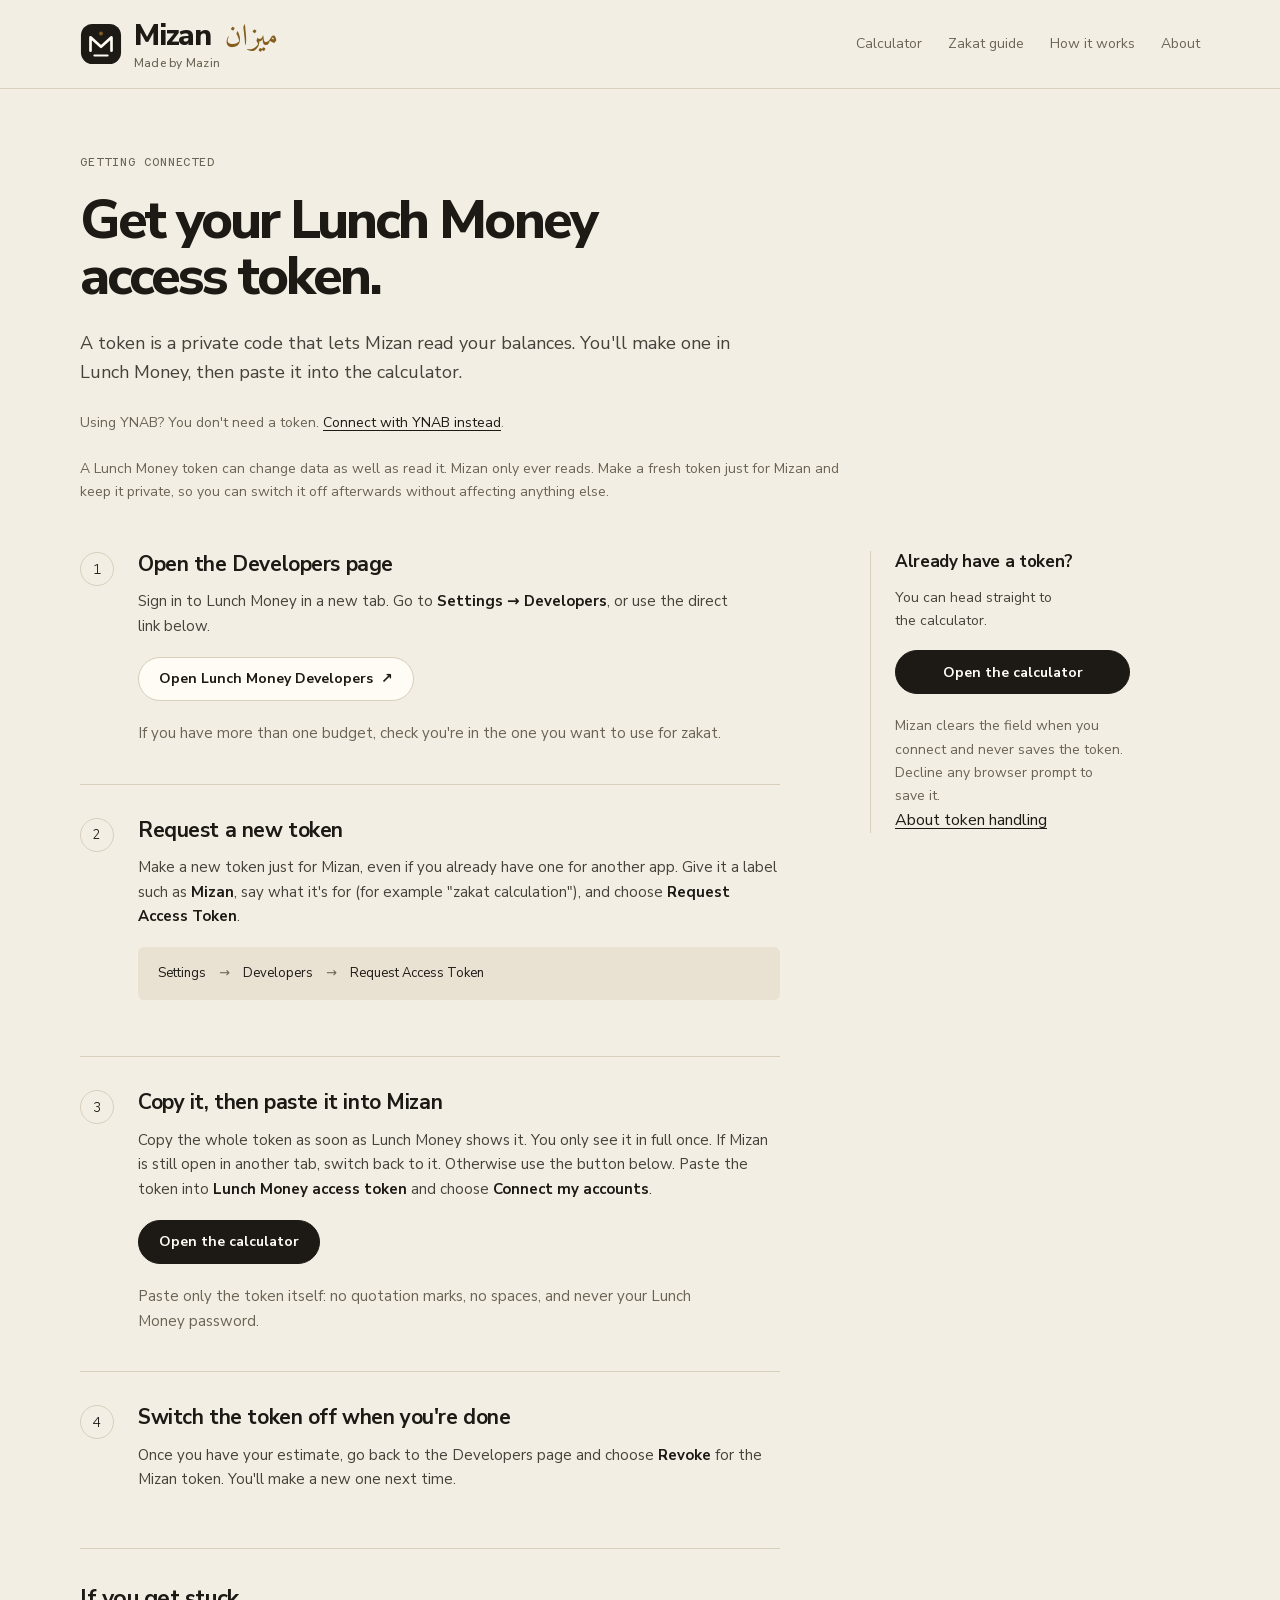
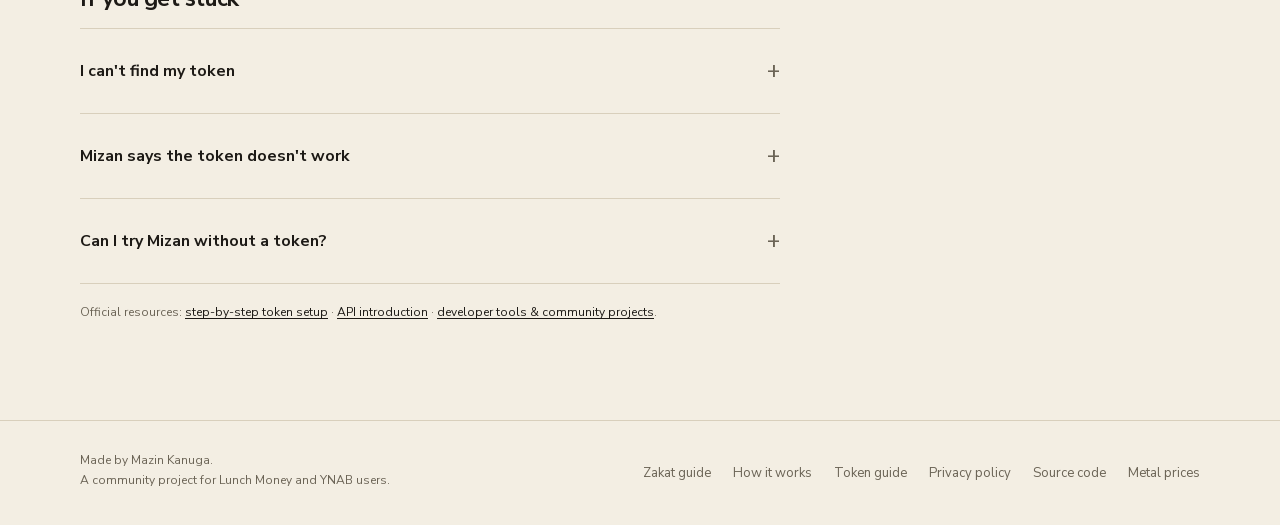
<file: token-guide.html>
<!doctype html>
<html lang="en">
<head>
<meta charset="utf-8">
<meta name="viewport" content="width=device-width, initial-scale=1">
<!-- This guide loads only local styles and fonts. -->
<meta http-equiv="Content-Security-Policy" content="default-src 'none'; style-src 'self' 'unsafe-inline'; font-src 'self'; img-src data:; base-uri 'none'; form-action 'none'">
<meta name="referrer" content="no-referrer">
<meta name="author" content="Mazin Kanuga">
<meta name="description" content="A step-by-step guide to creating a Lunch Money access token, connecting Mizan and removing the token when finished.">
<meta name="color-scheme" content="light dark">
<meta name="theme-color" content="#f3eee3" media="(prefers-color-scheme: light)">
<meta name="theme-color" content="#191714" media="(prefers-color-scheme: dark)">
<link rel="icon" href="data:image/svg+xml,%3Csvg%20xmlns%3D%22http%3A%2F%2Fwww.w3.org%2F2000%2Fsvg%22%20viewBox%3D%220%200%2044%2044%22%3E%3Crect%20x%3D%221%22%20y%3D%221%22%20width%3D%2242%22%20height%3D%2242%22%20rx%3D%2212%22%20fill%3D%22%23191919%22%2F%3E%3Cpath%20d%3D%22M11%2029V15L22%2025L33%2015V29M15%2034H29%22%20fill%3D%22none%22%20stroke%3D%22%23fff%22%20stroke-width%3D%222.8%22%20stroke-linecap%3D%22round%22%20stroke-linejoin%3D%22round%22%2F%3E%3Ccircle%20cx%3D%2222%22%20cy%3D%2211%22%20r%3D%222%22%20fill%3D%22%23e9c879%22%2F%3E%3C%2Fsvg%3E">
<title>How to get your Lunch Money access token | Mizan</title>
<link rel="stylesheet" href="styles.css">
</head>
<body>
<a class="skip-link" href="#main">Skip to content</a>
<header class="top"><div class="wrap top-inner">
  <a class="brand" href="./" aria-label="Mizan home">
    <svg class="brand-mark" viewBox="0 0 44 44" aria-hidden="true" focusable="false" fill="none"><rect x="1" y="1" width="42" height="42" rx="12" fill="currentColor"/><path d="M11 29V15L22 25L33 15V29" stroke="var(--on-deep)" stroke-width="2.8" stroke-linecap="round" stroke-linejoin="round"/><path d="M15 34H29" stroke="var(--on-deep)" stroke-width="2" stroke-linecap="round"/><circle cx="22" cy="11" r="2" fill="var(--accent)"/></svg>
    <span class="brand-name">Mizan <span class="brand-ar" lang="ar">ميزان</span><span class="brand-sub">Made by Mazin</span></span>
  </a>
  <nav class="nav" aria-label="Main"><a href="index.html">Calculator</a><a href="zakat-guide.html">Zakat guide</a><a href="how-it-works.html">How it works</a><a href="about.html">About</a></nav>
</div></header>
<main id="main" class="wrap"><div class="page-head"><p class="eyebrow">Getting connected</p><h1>Get your Lunch Money<br>access token.</h1><p class="lead">A token is a private code that lets Mizan read your balances. You'll make one in Lunch Money, then paste it into the calculator.</p><p class="note">Using YNAB? You don't need a token. <a href="./#connect-ynab">Connect with YNAB instead</a>.</p><p class="note">A Lunch Money token can change data as well as read it. Mizan only ever reads. Make a fresh token just for Mizan and keep it private, so you can switch it off afterwards without affecting anything else.</p></div>
<div class="token-layout"><div>
<ol class="token-steps">
  <li><h2>Open the Developers page</h2><p>Sign in to Lunch Money in a new tab. Go to <strong>Settings → Developers</strong>, or use the direct link below.</p><a class="button" href="https://my.lunchmoney.app/developers" target="_blank" rel="noopener noreferrer">Open Lunch Money Developers<span aria-hidden="true">↗</span><span class="sr"> (opens in a new tab)</span></a><p class="inline-note">If you have more than one budget, check you're in the one you want to use for zakat.</p></li>
  <li><h2>Request a new token</h2><p>Make a new token just for Mizan, even if you already have one for another app. Give it a label such as <strong>Mizan</strong>, say what it's for (for example &quot;zakat calculation&quot;), and choose <strong>Request Access Token</strong>.</p><div class="ui-example" aria-label="Where to go in Lunch Money">Settings <span>→</span> Developers <span>→</span> Request&nbsp;Access&nbsp;Token</div></li>
  <li><h2>Copy it, then paste it into Mizan</h2><p>Copy the whole token as soon as Lunch Money shows it. You only see it in full once. If Mizan is still open in another tab, switch back to it. Otherwise use the button below. Paste the token into <strong>Lunch Money access token</strong> and choose <strong>Connect my accounts</strong>.</p><a class="button primary" href="./#connect">Open the calculator</a><p class="inline-note">Paste only the token itself: no quotation marks, no spaces, and never your Lunch Money password.</p></li>
  <li><h2>Switch the token off when you're done</h2><p>Once you have your estimate, go back to the Developers page and choose <strong>Revoke</strong> for the Mizan token. You'll make a new one next time.</p></li>
</ol>
<section class="token-trouble"><h2>If you get stuck</h2><details class="disclosure"><summary>I can't find my token</summary><p class="note">An existing token may be hidden after you create it. Request a new one on the Developers page, and copy it while it's shown.</p></details><details class="disclosure"><summary>Mizan says the token doesn't work</summary><p class="note">Copy the full token again, without extra spaces or quotation marks. If it was revoked or belongs to a different budget, request a new one. Mizan clears the input each time you try to connect.</p></details><details class="disclosure"><summary>Can I try Mizan without a token?</summary><p class="note">Yes. On the calculator, choose <strong>Try sample numbers</strong>. You'll see the same steps with fictional accounts, and nothing to connect.</p></details></section>
<p class="source-note">Official resources: <a href="https://lunchmoney.dev/getting-started" rel="noreferrer">step-by-step token setup</a> · <a href="https://lunchmoney.dev/introduction" rel="noreferrer">API introduction</a> · <a href="https://lunchmoney.app/developers" rel="noreferrer">developer tools &amp; community projects</a>.</p>
</div><aside class="token-aside"><h2>Already have a token?</h2><p>You can head straight to the calculator.</p><a class="button primary" href="./#connect">Open the calculator</a><p class="inline-note">Mizan clears the field when you connect and never saves the token. Decline any browser prompt to save it.</p><a href="how-it-works.html#token">About token handling</a></aside></div></main><footer class="foot"><div class="wrap foot-inner">
  <div><p>Made by Mazin Kanuga.</p><p>A community project for <a href="https://lunchmoney.app" rel="noreferrer">Lunch Money</a> and <a href="https://www.ynab.com" rel="noreferrer">YNAB</a> users.</p></div>
  <nav aria-label="Footer"><a href="zakat-guide.html">Zakat guide</a><a href="how-it-works.html">How it works</a><a href="token-guide.html" aria-current="page">Token guide</a><a href="privacy.html">Privacy policy</a><a href="https://github.com/TechnoDudeX/zakat" rel="noreferrer">Source code</a><a href="https://gold-api.com" rel="noreferrer">Metal prices</a></nav>
</div></footer>

</body></html>
</file>
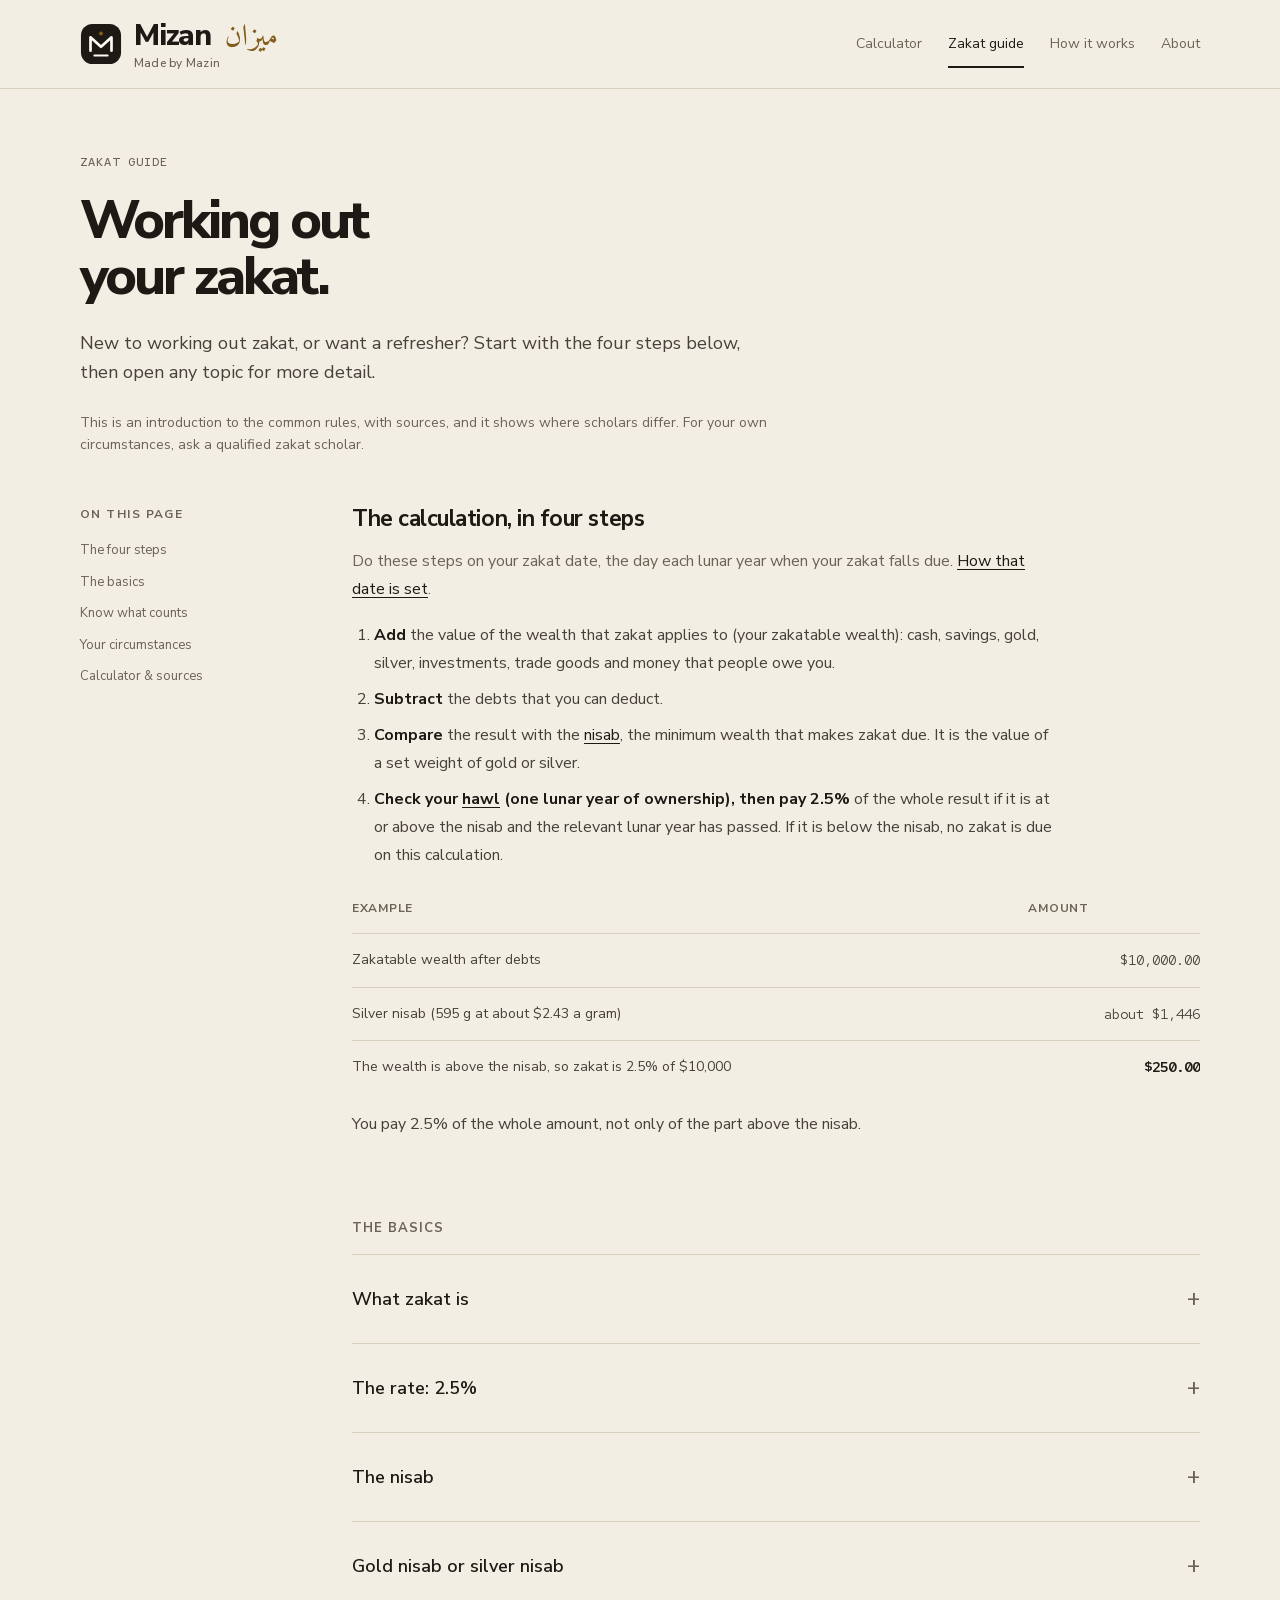
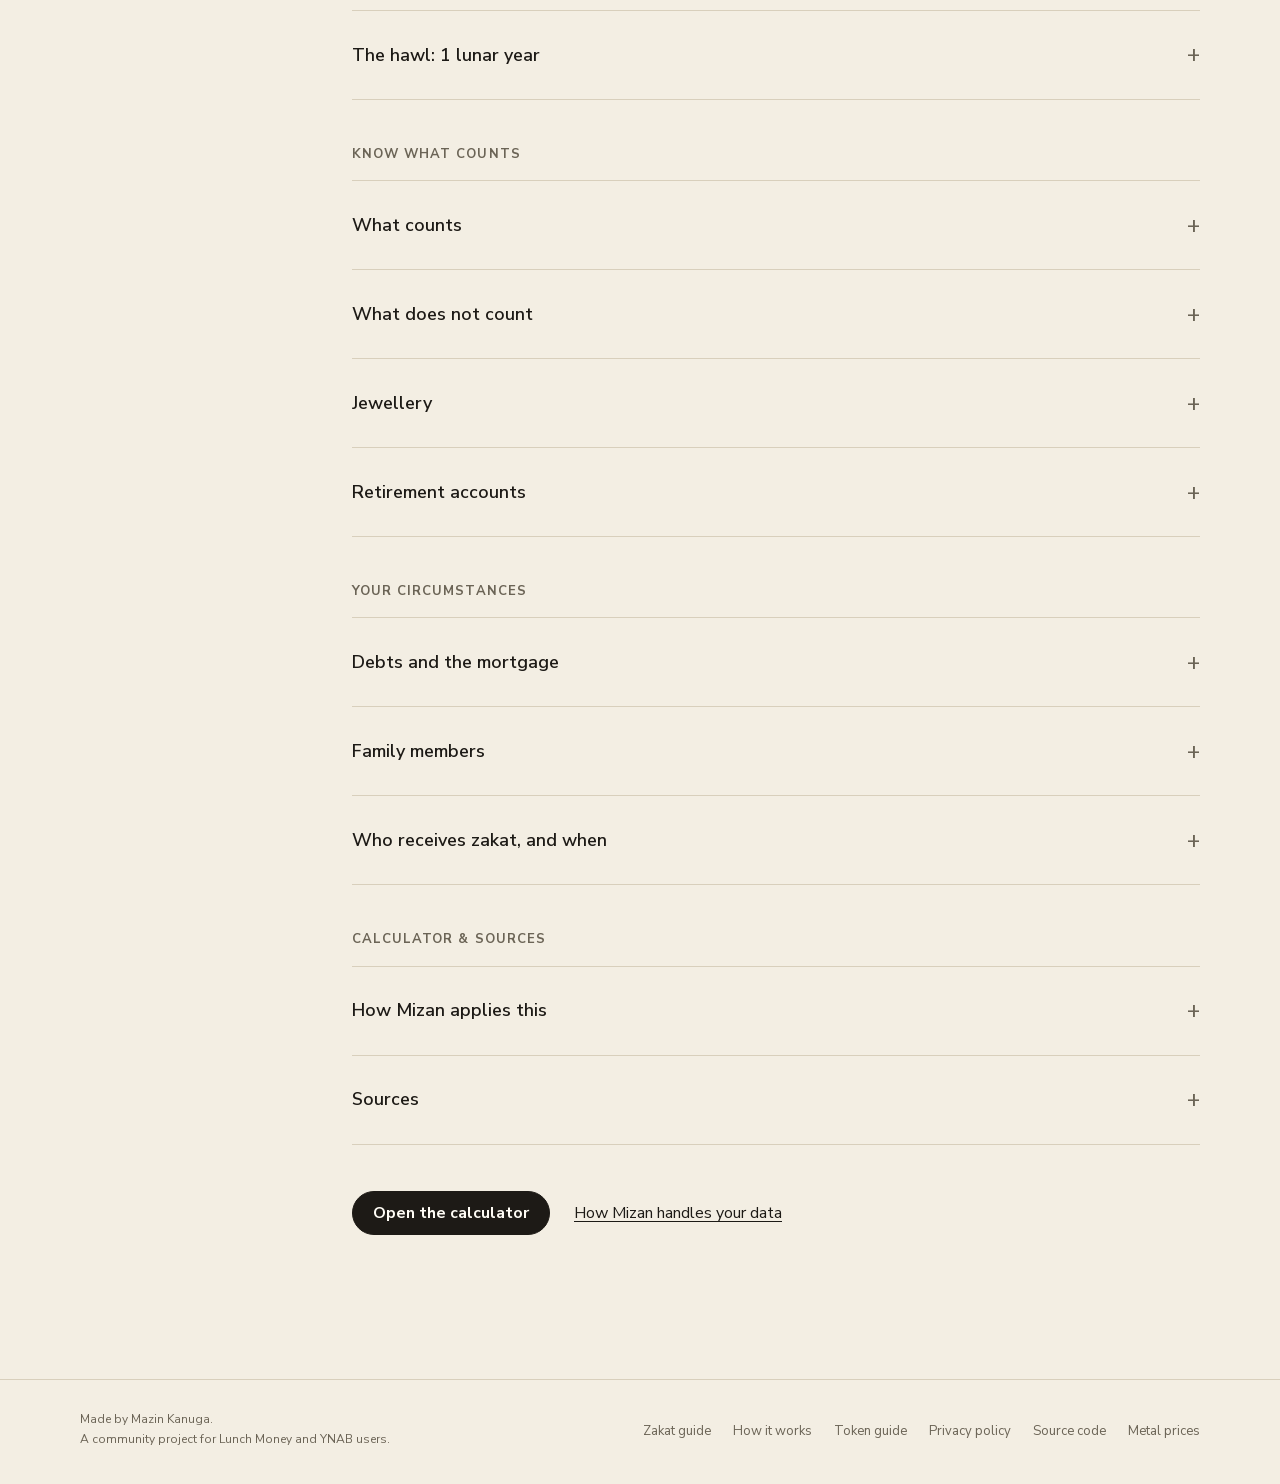
<file: zakat-guide.html>
<!doctype html>
<html lang="en">
<head>
<meta charset="utf-8">
<meta name="viewport" content="width=device-width, initial-scale=1">
<!-- Shared local styles and fonts; inline script expands linked guide topics. -->
<meta http-equiv="Content-Security-Policy" content="default-src 'none'; script-src 'unsafe-inline'; style-src 'self' 'unsafe-inline'; font-src 'self'; img-src data:; base-uri 'none'; form-action 'none'">
<meta name="referrer" content="no-referrer">
<meta name="author" content="Mazin Kanuga">
<meta name="description" content="How zakat on wealth is calculated: the rate, the nisab, the hawl, what counts, debts, jewellery and retirement accounts, with sources and the views of scholars.">
<meta name="color-scheme" content="light dark">
<meta name="theme-color" content="#f3eee3" media="(prefers-color-scheme: light)">
<meta name="theme-color" content="#191714" media="(prefers-color-scheme: dark)">
<link rel="icon" href="data:image/svg+xml,%3Csvg%20xmlns%3D%22http%3A%2F%2Fwww.w3.org%2F2000%2Fsvg%22%20viewBox%3D%220%200%2044%2044%22%3E%3Crect%20x%3D%221%22%20y%3D%221%22%20width%3D%2242%22%20height%3D%2242%22%20rx%3D%2212%22%20fill%3D%22%23191919%22%2F%3E%3Cpath%20d%3D%22M11%2029V15L22%2025L33%2015V29M15%2034H29%22%20fill%3D%22none%22%20stroke%3D%22%23fff%22%20stroke-width%3D%222.8%22%20stroke-linecap%3D%22round%22%20stroke-linejoin%3D%22round%22%2F%3E%3Ccircle%20cx%3D%2222%22%20cy%3D%2211%22%20r%3D%222%22%20fill%3D%22%23e9c879%22%2F%3E%3C%2Fsvg%3E">
<title>Zakat guide: how zakat is calculated | Mizan</title>
<link rel="stylesheet" href="styles.css">
</head>
<body>
<a class="skip-link" href="#main">Skip to content</a>
<header class="top"><div class="wrap top-inner">
  <a class="brand" href="./" aria-label="Mizan home">
    <svg class="brand-mark" viewBox="0 0 44 44" aria-hidden="true" focusable="false" fill="none"><rect x="1" y="1" width="42" height="42" rx="12" fill="currentColor"/><path d="M11 29V15L22 25L33 15V29" stroke="var(--on-deep)" stroke-width="2.8" stroke-linecap="round" stroke-linejoin="round"/><path d="M15 34H29" stroke="var(--on-deep)" stroke-width="2" stroke-linecap="round"/><circle cx="22" cy="11" r="2" fill="var(--accent)"/></svg>
    <span class="brand-name">Mizan <span class="brand-ar" lang="ar">ميزان</span><span class="brand-sub">Made by Mazin</span></span>
  </a>
  <nav class="nav" aria-label="Main"><a href="index.html">Calculator</a><a href="zakat-guide.html" aria-current="page">Zakat guide</a><a href="how-it-works.html">How it works</a><a href="about.html">About</a></nav>
</div></header>
<main id="main" class="wrap"><div class="page-head"><p class="eyebrow">Zakat guide</p><h1>Working out<br>your zakat.</h1><p class="lead">New to working out zakat, or want a refresher? Start with the four steps below, then open any topic for more detail.</p><p class="note">This is an introduction to the common rules, with sources, and it shows where scholars differ. For your own circumstances, ask a qualified zakat scholar.</p></div><div class="layout"><nav class="toc" aria-label="On this page"><p>On this page</p><ul><li><a href="#steps">The four steps</a></li><li><a href="#basics">The basics</a></li><li><a href="#wealth">Know what counts</a></li><li><a href="#deductions">Your circumstances</a></li><li><a href="#reference">Calculator &amp; sources</a></li></ul></nav><div class="doc"><section class="quick-start" id="steps"><h2>The calculation, in four steps</h2>
        <p class="sub">Do these steps on your zakat date, the day each lunar year when your zakat falls due. <a href="#hawl">How that date is set</a>.</p>
        <ol>
          <li><strong>Add</strong> the value of the wealth that zakat applies to (your zakatable wealth): cash, savings, gold, silver, investments, trade goods and money that people owe you.</li>
          <li><strong>Subtract</strong> the debts that you can deduct.</li>
          <li><strong>Compare</strong> the result with the <a href="#nisab">nisab</a>, the minimum wealth that makes zakat due. It is the value of a set weight of gold or silver.</li>
          <li><strong>Check your <a href="#hawl">hawl</a> (one lunar year of ownership), then pay 2.5%</strong> of the whole result if it is at or above the nisab and the relevant lunar year has passed. If it is below the nisab, no zakat is due on this calculation.</li>
        </ol>
        <div class="scroll"><table>
          <thead><tr><th>Example</th><th>Amount</th></tr></thead>
          <tbody>
            <tr><td>Zakatable wealth after debts</td><td class="n">$10,000.00</td></tr>
            <tr><td>Silver nisab (595 g at about $2.43 a gram)</td><td class="n">about $1,446</td></tr>
            <tr><td>The wealth is above the nisab, so zakat is 2.5% of $10,000</td><td class="n"><strong>$250.00</strong></td></tr>
          </tbody>
        </table></div>
        <p>You pay 2.5% of the whole amount, not only of the part above the nisab.</p>
      </section><section class="article-group" id="basics"><h2>The basics</h2><details class="article-topic" id="what"><summary><h3>What zakat is</h3></summary><div class="topic-content">
        <p>Zakat is one of the 5 pillars of Islam (<a href="https://sunnah.com/bukhari:8" rel="noreferrer">Bukhari 8</a>). The Quran orders it together with prayer (<a href="https://quran.com/2/43" rel="noreferrer">2:43</a>), and says that it purifies the giver (<a href="https://quran.com/9/103" rel="noreferrer">9:103</a>).</p>
        <p>For the kinds of wealth covered here, zakat depends on Muslim ownership, the nisab and a lunar year. Ownership and access also matter, especially for retirement accounts.</p>
        <h4>Where scholars differ</h4>
        <ul>
          <li><strong>Age and mental capacity:</strong> these are conditions in the Hanafi school for zakat on wealth of the kind covered here. Other schools require a guardian to pay from the qualifying wealth of a child or a person who cannot manage it. <a href="https://www.nzfcanada.com/zakat-faq/when-do-i-have-to-pay-zakat" rel="noreferrer">NZF Canada follows the guardian-payment view</a>.</li>
        </ul>
      </div></details>
<details class="article-topic" id="rate"><summary><h3>The rate: 2.5%</h3></summary><div class="topic-content">
        <p>The rate on cash, gold, silver and trade goods is 2.5%, which is 1/40 of the wealth. The hadith give the examples of 5 dirhams on 200 dirhams, and half a dinar on 20 dinars (<a href="https://sunnah.com/abudawud:1573" rel="noreferrer">Abu Dawud 1573</a>, <a href="https://sunnah.com/bukhari:1454" rel="noreferrer">Bukhari 1454</a>).</p>
        <p>The rate is for 1 lunar year. For a solar year, <a href="https://nzf.org.uk/knowledge/can-a-solar-year-be-used-for-zakat-calculation/" rel="noreferrer">NZF UK reports an AAOIFI rate of 2.577%</a>, while recommending the lunar calendar. Mizan always uses 2.5%; it does not adjust the rate for a solar year.</p>
      </div></details>
<details class="article-topic" id="nisab"><summary><h3>The nisab</h3></summary><div class="topic-content">
        <p>The nisab is the minimum wealth that makes zakat necessary. The hadith set it at 20 dinars of gold and 200 dirhams (5 awaq) of silver (<a href="https://sunnah.com/abudawud:1573" rel="noreferrer">Abu Dawud 1573</a>, <a href="https://sunnah.com/bukhari:1447" rel="noreferrer">Bukhari 1447</a>). Scholars change these old units to grams of pure metal:</p>
        <div class="scroll"><table>
          <thead><tr><th>Gold</th><th>Silver</th><th>Example source</th></tr></thead>
          <tbody>
            <tr><td class="n">85 g</td><td class="n">595 g</td><td><a href="https://www.nzfcanada.com/zakat-faq/when-do-i-have-to-pay-zakat" rel="noreferrer">NZF Canada</a></td></tr>
            <tr><td class="n">87.48 g</td><td class="n">612.36 g</td><td><a href="https://www.islamicreliefcanada.org/giving/islamic-giving/zakat/nisab" rel="noreferrer">Islamic Relief Canada</a></td></tr>
          </tbody>
        </table></div>
        <p>To get the nisab in your currency, multiply the grams by today's price for 1 gram of pure metal. Mizan uses 85 g and 595 g, and you can change both weights.</p>
      </div></details>
<details class="article-topic" id="which-nisab"><summary><h3>Gold nisab or silver nisab</h3></summary><div class="topic-content">
        <p>Authorities differ on which metal's value to use for cash. The prices of gold and silver change independently, so the choice can change whether your wealth reaches the nisab.</p>
        <div class="scroll"><table>
          <thead><tr><th>View</th><th>Held by</th></tr></thead>
          <tbody>
            <tr><td>Use silver for cash and mixed wealth. Islamic Relief Canada uses gold when the wealth consists only of gold.</td><td><a href="https://www.islamicreliefcanada.org/giving/islamic-giving/zakat/nisab" rel="noreferrer">Islamic Relief Canada</a>; NZF Canada also uses silver.</td></tr>
            <tr><td>Use the value of 85 g of gold for cash.</td><td><a href="https://www.awqaf.gov.ae/assets/servicesguide/ServicesGuide-EN.pdf" rel="noreferrer">UAE Awqaf service guide</a>, Zakat calculation FAQs.</td></tr>
          </tbody>
        </table></div>
        <p>Mizan starts with the silver nisab. You can switch to gold on Your estimate, and <strong>How other methods compare</strong> shows both side by side.</p>
      </div></details>
<details class="article-topic" id="hawl"><summary><h3>The hawl: 1 lunar year</h3></summary><div class="topic-content">
        <p>Zakat on cash, gold, silver and trade goods is due after 1 lunar year (hawl) of ownership (<a href="https://sunnah.com/abudawud:1573" rel="noreferrer">Abu Dawud 1573</a>). A lunar year is 354 or 355 days. Your hawl starts on the date that your wealth first gets to the nisab, and that date becomes your zakat date each year. Profit and growth from your wealth join the hawl of that wealth.</p>
        <h4>Where scholars differ</h4>
        <div class="scroll scroll-stack"><table class="stack-sm">
          <thead><tr><th>Question</th><th>View</th><th>Held by</th></tr></thead>
          <tbody>
            <tr><td data-label="Question">Your wealth goes below the nisab during the year</td><td data-label="View">Intermediate fluctuations do not reset the year unless net wealth falls to zero or below. The nisab must be met at the anniversary.</td><td data-label="Held by">The Hanafi view, as explained by <a href="https://nzf.org.uk/knowledge/is-it-necessary-to-own-zakatable-assets-above-the-nisab-threshold-for-the-entire-year/" rel="noreferrer">NZF UK</a></td></tr>
            <tr><td data-label="Question">Your wealth goes below the nisab during the year</td><td data-label="View">Wealth must remain at or above the nisab throughout the year.</td><td data-label="Held by">The Shafi'i and Hanbali views, as explained by NZF UK in the same source.</td></tr>
          </tbody>
        </table></div>
        <p>Ask your scholar how new money, such as salary or gifts, joins your zakat year. Mizan's table provides 12 month-end snapshots and today for the selected accounts. It excludes manually added assets, other debts and the mortgage, uses today's nisab, and leaves incomplete rows unclassified. It cannot detect changes within a month or confirm your hawl.</p>
      </div></details>
</section>
<section class="article-group" id="wealth"><h2>Know what counts</h2><details class="article-topic" id="counts"><summary><h3>What counts</h3></summary><div class="topic-content">
        <div class="scroll"><table>
          <thead><tr><th>Wealth</th><th>The common rule</th></tr></thead>
          <tbody>
            <tr><td>Cash at home, bank accounts and savings</td><td>Count all of it.</td></tr>
            <tr><td>Gold and silver bars and coins</td><td>Count their value on your zakat date.</td></tr>
            <tr><td>Trade goods and business stock</td><td>Count their value on your zakat date.</td></tr>
            <tr><td>Money that people owe you</td><td><a href="https://nzf.org.uk/knowledge/debts-owed-to-you/" rel="noreferrer">NZF UK includes debts expected to be repaid on time</a>, and defers uncertain repayments until received. Ask how to treat earlier years when a delayed debt is recovered.</td></tr>
            <tr><td>Shares that you hold to sell</td><td>Count the full market value.</td></tr>
            <tr><td>Shares and funds that you hold for a long time</td><td><a href="https://nzf.org.uk/knowledge/zakat-on-stocks-and-shares/" rel="noreferrer">NZF UK counts your share of the company's zakatable assets</a>, using 25% of market value as a proxy when you cannot determine that share. This is one method, not a universal rule. Mizan starts with the full balance; edit the amount to follow your method.</td></tr>
            <tr><td>Crypto held as an investment</td><td>Mizan includes its value in your budget currency. <a href="https://nzf.org.uk/wp-content/uploads/2021/03/NZF_Calculating-missed-Zakat_A5_P_2021_V1.1.pdf" rel="noreferrer">NZF UK's guide</a> includes crypto assets valued in local currency.</td></tr>
          </tbody>
        </table></div>
      </div></details>
<details class="article-topic" id="exempt"><summary><h3>What does not count</h3></summary><div class="topic-content">
        <p>Zakat does not apply to things that you keep for your own use (<a href="https://sunnah.com/bukhari:1463" rel="noreferrer">Bukhari 1463</a>):</p>
        <ul>
          <li>the home that you live in</li>
          <li>your car, clothes, furniture and household items</li>
          <li>the tools and equipment of your work</li>
          <li>the value of a rental property (count the rent money that you saved and still have)</li>
        </ul>
        <p>A property that you bought to sell is trade goods, so count its value.</p>
      </div></details>
<details class="article-topic" id="jewellery"><summary><h3>Jewellery</h3></summary><div class="topic-content">
        <p>Gold and silver held for investment or trade are zakatable. Personal-use jewellery has different rules. Gemstones kept for personal use are generally exempt; gemstones held as trading stock are business assets. See <a href="https://www.zakat.org/is-there-zakat-on-jewelry" rel="noreferrer">Zakat Foundation of America's jewellery guidance</a>.</p>
        <div class="scroll"><table>
          <thead><tr><th>View</th><th>Held by</th></tr></thead>
          <tbody>
            <tr><td>All gold and silver jewellery is zakatable, also jewellery that a woman wears.</td><td>The Hanafi school</td></tr>
            <tr><td>Jewellery intended for customary, permitted personal use is generally exempt. Conditions differ, including treatment of excessive amounts and jewellery held as savings. Occasional use can qualify; not wearing an item every day does not alone make it zakatable.</td><td>The Maliki, Shafi'i and Hanbali schools; see <a href="https://www.islamic-relief.org.uk/giving/islamic-giving/zakat/zakat-on-jewellery/" rel="noreferrer">Islamic Relief UK's comparison</a>.</td></tr>
          </tbody>
        </table></div>
        <h4>How to value gold and silver</h4>
        <p>Count only the weight of the metal, and change it to pure metal. For gold, multiply the weight by the karat and divide by 24. For example, 18 karat gold is 75% gold. For silver, multiply the weight by the fineness. For example, sterling silver is 0.925. Mizan does this under Add other assets.</p>
      </div></details>
<details class="article-topic" id="retirement"><summary><h3>Retirement accounts</h3></summary><div class="topic-content">
        <p>Scholars do not agree about retirement accounts such as an RRSP, a 401(k), an IRA or a pension. The main question is whether you own and control the money before you take it out.</p>
        <div class="scroll"><table>
          <thead><tr><th>View</th><th>Held by</th></tr></thead>
          <tbody>
            <tr><td>Pay annually on the portion you could access, after withdrawal taxes, penalties and fees.</td><td>One view described by <a href="https://www.zakat.org/is-zakat-owed-on-401k-plans-and-individual-retirement-accounts-ira" rel="noreferrer">Zakat Foundation of America</a>.</td></tr>
            <tr><td>Restricted funds are not subject to annual zakat while restrictions prevent full control. Ask how zakat applies when funds become accessible.</td><td>Another view in the same source. It distinguishes unrestricted accounts from accounts with withdrawal restrictions.</td></tr>
            <tr><td>For a defined-contribution pension, count the fund's zakatable assets. Defined-benefit pensions are treated differently.</td><td><a href="https://nzf.org.uk/wp-content/uploads/2020/04/NZF_Understanding-Calculating-Zakat_Guide.pdf" rel="noreferrer">NZF UK's calculation guide</a>, pensions section.</td></tr>
          </tbody>
        </table></div>
        <p>Mizan counts a retirement account at its full balance and adds a note. If you follow the first view, type the amount after tax and penalties in the account list. If you follow the second view, untick the account.</p>
      </div></details>
</section>
<section class="article-group" id="deductions"><h2>Your circumstances</h2><details class="article-topic" id="debts"><summary><h3>Debts and the mortgage</h3></summary><div class="topic-content">
        <p>Debt deductions are a matter of scholarly disagreement, including whether debts reduce zakatable wealth at all. Follow the rules of your chosen authority. These are examples of different approaches:</p>
        <div class="scroll scroll-stack"><table class="stack-sm">
          <thead><tr><th>View</th><th>Held by</th><th>In Mizan</th></tr></thead>
          <tbody>
            <tr><td data-label="View">Deduct only the payment that is due now, for example this month's mortgage payment.</td><td data-label="Held by">AMJA (fatwa 21598) and others</td><td data-label="In Mizan">"Deduct the next payment"</td></tr>
            <tr><td data-label="View">Deduct up to the next lunar year's capital repayments on a long-term loan, excluding interest. NZF UK advises this deduction when paying zakat would affect the ability to repay.</td><td data-label="Held by"><a href="https://nzf.org.uk/knowledge/which-debts-can-be-deducted-from-my-zakat-calculation/" rel="noreferrer">NZF UK, with conditions</a></td><td data-label="In Mizan">"Deduct the next 12 months", using only the deductible amount per payment</td></tr>
            <tr><td data-label="View">Do not deduct the mortgage debt.</td><td data-label="Held by"><a href="https://www.zakat.org/can-home-mortgages-be-deducted-from-zakat-as-debt" rel="noreferrer">Zakat Foundation of America</a></td><td data-label="In Mizan">"Do not deduct"</td></tr>
          </tbody>
        </table></div>
        <p>Mizan selects credit card balances by default. Review and edit each balance to include only eligible debt under your method. To follow a method that allows no debt deductions, untick every debt, leave other debts empty and choose "Do not deduct" for the mortgage. Avoid deducting the same debt twice.</p>
      </div></details>
<details class="article-topic" id="family"><summary><h3>Family members</h3></summary><div class="topic-content">
        <p>Each person pays zakat on the wealth that they own. Calculate the nisab and the zakat for each person separately. A husband does not have to pay zakat on his wife's wealth or jewellery. Another person, for example a husband, can pay your zakat for you with your permission.</p>
        <p>In Mizan, untick any account that belongs to another person.</p>
      </div></details>
<details class="article-topic" id="who"><summary><h3>Who receives zakat, and when</h3></summary><div class="topic-content">
        <p>Zakat goes only to the 8 groups in <a href="https://quran.com/9/60" rel="noreferrer">Quran 9:60</a>: the poor, the needy, the people who collect and manage zakat, people whose hearts are to be brought near, to free slaves and captives, people in debt, the cause of Allah, and the stranded traveller.</p>
        <ul>
          <li>Pay on your zakat date, without unnecessary delay. Zakat that you did not pay stays a debt.</li>
          <li>Many people pay in Ramadan, because the Prophet was most generous in Ramadan (<a href="https://sunnah.com/bukhari:6" rel="noreferrer">Bukhari 6</a>). Ramadan is not a necessary time.</li>
          <li>You can pay before your zakat date (<a href="https://sunnah.com/abudawud:1624" rel="noreferrer">Abu Dawud 1624</a>). The schools give different limits for how early. On your zakat date, calculate the correct amount and pay the difference.</li>
        </ul>
      </div></details>
</section>
<section class="article-group" id="reference"><h2>Calculator &amp; sources</h2><details class="article-topic" id="mizan"><summary><h3>How Mizan applies this</h3></summary><div class="topic-content">
        <div class="scroll"><table>
          <thead><tr><th>Rule</th><th>What Mizan does</th></tr></thead>
          <tbody>
            <tr><td>Rate</td><td>2.5% of the whole total, when the total is at or above the nisab.</td></tr>
            <tr><td>Nisab</td><td>595 g of silver or 85 g of gold, at today's price. You choose the metal and can change the weights.</td></tr>
            <tr><td>Hawl</td><td>12 month-end rows and today, for selected Lunch Money or YNAB accounts only. Months with some balances missing say how many, and are not compared with the nisab. This is supporting history, not confirmation of a full hawl.</td></tr>
            <tr><td>Cash and savings</td><td>Counted from your Lunch Money or YNAB accounts.</td></tr>
            <tr><td>Investments and crypto</td><td>Counted at the value in Lunch Money or YNAB. You can change any amount.</td></tr>
            <tr><td>Gold, silver and cash at home</td><td>You type them under Add other assets. Gold and silver count by weight and purity.</td></tr>
            <tr><td>Retirement accounts</td><td>Counted at the full balance, with a note.</td></tr>
            <tr><td>Home and cars</td><td>Not counted.</td></tr>
            <tr><td>Credit cards and other debts</td><td>Credit card balances are deducted. You type other debts that are due now.</td></tr>
            <tr><td>Mortgage</td><td>3 choices: do not deduct, the next payment, or the next 12 months of payments.</td></tr>
          </tbody>
        </table></div>
        <p>The technical details are on the page <a href="how-it-works.html">How it works</a>.</p>
      </div></details>
<details class="article-topic" id="sources"><summary><h3>Sources</h3></summary><div class="topic-content">
        <h4>Quran and hadith</h4>
        <ul>
          <li><a href="https://quran.com/2/43" rel="noreferrer">Quran 2:43</a>, <a href="https://quran.com/9/60" rel="noreferrer">9:60</a> and <a href="https://quran.com/9/103" rel="noreferrer">9:103</a></li>
          <li><a href="https://sunnah.com/bukhari:8" rel="noreferrer">Sahih al-Bukhari 8</a>, <a href="https://sunnah.com/bukhari:1447" rel="noreferrer">1447</a>, <a href="https://sunnah.com/bukhari:1454" rel="noreferrer">1454</a>, <a href="https://sunnah.com/bukhari:1463" rel="noreferrer">1463</a> and <a href="https://sunnah.com/bukhari:6" rel="noreferrer">6</a></li>
          <li><a href="https://sunnah.com/abudawud:1573" rel="noreferrer">Sunan Abi Dawud 1573</a> and <a href="https://sunnah.com/abudawud:1624" rel="noreferrer">1624</a></li>
        </ul>
        <h4>Authorities and fatwa councils</h4>
        <ul>
          <li>AMJA: <a href="https://www.amjaonline.org/fatwa/en/21598/how-to-pay-zakat-while-still-paying-off-a-mortgage" rel="noreferrer">zakat with a mortgage (21598)</a></li>
          <li>UAE Awqaf: <a href="https://www.awqaf.gov.ae/assets/servicesguide/ServicesGuide-EN.pdf" rel="noreferrer">Services Guide</a>, Zakat calculation FAQs (page 47 in the April 2026 edition)</li>
        </ul>
        <h4>Zakat organisations</h4>
        <ul>
          <li>National Zakat Foundation Canada: <a href="https://www.nzfcanada.com/calculate-zakat/zakat-faq" rel="noreferrer">Zakat rules and FAQs</a>, <a href="https://www.nzfcanada.com/zakat-faq/when-do-i-have-to-pay-zakat" rel="noreferrer">conditions and nisab</a></li>
          <li>National Zakat Foundation UK: <a href="https://nzf.org.uk/knowledge/which-debts-can-be-deducted-from-my-zakat-calculation/" rel="noreferrer">debts</a>, <a href="https://nzf.org.uk/knowledge/when-to-pay-zakat/" rel="noreferrer">when to pay</a>, <a href="https://nzf.org.uk/knowledge/can-a-solar-year-be-used-for-zakat-calculation/" rel="noreferrer">the solar year</a>, <a href="https://nzf.org.uk/knowledge/is-it-necessary-to-own-zakatable-assets-above-the-nisab-threshold-for-the-entire-year/" rel="noreferrer">fluctuations below nisab</a>, <a href="https://nzf.org.uk/knowledge/zakat-on-stocks-and-shares/" rel="noreferrer">shares</a>, <a href="https://nzf.org.uk/knowledge/debts-owed-to-you/" rel="noreferrer">money owed to you</a>, <a href="https://nzf.org.uk/wp-content/uploads/2020/04/NZF_Understanding-Calculating-Zakat_Guide.pdf" rel="noreferrer">calculation guide</a></li>
          <li>Islamic Relief: <a href="https://www.islamicreliefcanada.org/giving/islamic-giving/zakat/nisab" rel="noreferrer">nisab and family ownership (Canada)</a>, <a href="https://www.islamic-relief.org.uk/giving/islamic-giving/zakat/zakat-on-jewellery/" rel="noreferrer">jewellery (UK)</a></li>
          <li>Zakat Foundation of America: <a href="https://www.zakat.org/can-home-mortgages-be-deducted-from-zakat-as-debt" rel="noreferrer">mortgages</a>, <a href="https://www.zakat.org/is-zakat-owed-on-401k-plans-and-individual-retirement-accounts-ira" rel="noreferrer">401(k) and IRA</a>, <a href="https://www.zakat.org/is-there-zakat-on-jewelry" rel="noreferrer">jewellery</a></li>
        </ul>
      </div></details>
</section>
<p class="read-next"><a class="button primary" href="./">Open the calculator</a> <a href="how-it-works.html">How Mizan handles your data</a></p>
</div></div></main><footer class="foot"><div class="wrap foot-inner">
  <div><p>Made by Mazin Kanuga.</p><p>A community project for <a href="https://lunchmoney.app" rel="noreferrer">Lunch Money</a> and <a href="https://www.ynab.com" rel="noreferrer">YNAB</a> users.</p></div>
  <nav aria-label="Footer"><a href="zakat-guide.html">Zakat guide</a><a href="how-it-works.html">How it works</a><a href="token-guide.html">Token guide</a><a href="privacy.html">Privacy policy</a><a href="https://github.com/TechnoDudeX/zakat" rel="noreferrer">Source code</a><a href="https://gold-api.com" rel="noreferrer">Metal prices</a></nav>
</div></footer>
<script>(function () {
  function revealAnchor() {
    var id;
    try { id = decodeURIComponent(location.hash.slice(1)); } catch (e) { return; }
    var target = document.getElementById(id);
    if (!target) return;
    var topic = target.closest('details');
    if (topic) topic.open = true;
    target.scrollIntoView();
  }
  window.addEventListener('hashchange', revealAnchor);
  window.addEventListener('pageshow', function () { requestAnimationFrame(revealAnchor); });
  revealAnchor();
})();</script>
</body></html>
</file>
<file: styles.css>
@font-face {
  font-family:Mizan;
  src:url('fonts/nunito-sans.woff2') format('woff2');
  font-weight:400 800;
  font-display:swap
}

@font-face {
  font-family:'Mizan Mono';
  src:url('fonts/red-hat-mono.woff2') format('woff2');
  font-weight:400 600;
  font-display:swap
}

:root {
  color-scheme:light dark;
  --bg:#f5f5f2;
  --card:#ffffff;
  --panel:#eaeae7;
  --ink:#191919;
  --text:#424242;
  --muted:#62625e;
  --line:#d8d8d3;
  --deep:#191919;
  --hover:#424242;
  --on-deep:#ffffff;
  --accent:#a1793d;
  --warn-bg:#fbf5e7;
  --warn-ink:#795b24;
  --bad:#a33930;
  --good:#3e739c;
  --font:Mizan,'Avenir Next',system-ui,sans-serif;
  --mono:'Mizan Mono',ui-monospace,monospace
}

@media(prefers-color-scheme:dark) {
  :root {
    --bg:#17191d;
    --card:#22252a;
    --panel:#30343a;
    --ink:#f7f7f5;
    --text:#dededb;
    --muted:#bcbcb8;
    --line:#4c4e50;
    --deep:#f4f4f1;
    --hover:#d4d4d0;
    --on-deep:#1a1b1c;
    --accent:#d8c19a;
    --warn-bg:#332e20;
    --warn-ink:#e6d29f;
    --bad:#f3aaa1;
    --good:#87b9de
  }
}

* {
  box-sizing:border-box
}

html {
  scroll-padding-top:28px
}

body {
  margin:0;
  background:var(--bg);
  color:var(--text);
  font:16px/1.65 var(--font)
}

[hidden] {
  display:none!important
}

h1,h2,h3,h4 {
  color:var(--ink);
  line-height:1.25
}

h1 {
  font:800 clamp(40px,5.7vw,72px)/1.04 var(--font);
  letter-spacing:-.055em;
  margin:0 0 24px
}

h2 {
  font-size:23px;
  letter-spacing:-.02em;
  margin:0 0 14px
}

h3 {
  font-size:18px;
  margin:24px 0 10px
}

p {
  margin:0 0 18px
}

a {
  color:var(--deep);
  text-underline-offset:4px;
  text-decoration-thickness:1px
}

a:hover {
  text-decoration-thickness:2px
}

strong,b {
  color:var(--ink);
  font-weight:700
}

button,input,select {
  font:inherit
}

button,a.button {
  cursor:pointer
}

button:disabled {
  opacity:.55;
  cursor:wait
}

button,.button {
  display:inline-flex;
  align-items:center;
  justify-content:center;
  gap:8px;
  min-height:44px;
  padding:10px 20px;
  border:1px solid var(--line);
  border-radius:7px;
  background:var(--card);
  color:var(--ink);
  font-weight:700;
  line-height:1.4;
  text-decoration:none
}

button:hover,.button:hover {
  background:var(--panel)
}

button.primary,.button.primary {
  background:var(--deep);
  color:var(--on-deep);
  border-color:var(--deep)
}

button.primary:hover,.button.primary:hover {
  background:var(--hover)
}

button.link-button {
  padding:4px 0;
  background:none;
  border:0;
  min-height:36px;
  color:var(--deep);
  text-decoration:underline;
  text-underline-offset:4px
}

.small {
  font-size:14px
}

input[type=text],input[type=password],input[type=number],select {
  border:1px solid var(--line);
  background:var(--card);
  color:var(--ink);
  border-radius:6px;
  padding:10px 12px;
  min-height:44px;
  max-width:100%
}

input[type=number] {
  width:144px;
  text-align:right;
  font-family:var(--mono);
  font-size:14px
}

input[type=checkbox],input[type=radio] {
  accent-color:var(--deep);
  width:18px;
  height:18px;
  flex-shrink:0;
  cursor:pointer
}

::placeholder {
  color:var(--muted);
  opacity:1
}

:focus-visible {
  outline:2px solid var(--deep);
  outline-offset:4px
}

input:focus,select:focus {
  outline:2px solid var(--deep);
  outline-offset:2px
}

.sr {
  position:absolute;
  width:1px;
  height:1px;
  overflow:hidden;
  clip:rect(0,0,0,0);
  white-space:nowrap
}

.skip-link {
  position:absolute;
  left:20px;
  top:-100px;
  background:var(--card);
  padding:12px;
  z-index:10
}

.skip-link:focus {
  top:12px
}

.wrap {
  width:min(1120px,100% - 64px);
  margin:auto
}

.narrow {
  max-width:760px
}

.eyebrow {
  font-size:12px;
  font-weight:800;
  letter-spacing:.14em;
  text-transform:uppercase;
  color:var(--deep);
  margin-bottom:20px
}

.lead {
  font-size:19px;
  line-height:1.65;
  max-width:38em;
  color:var(--text)
}

.note,.sub {
  font-size:14px;
  color:var(--muted);
  line-height:1.6
}

.error {
  color:var(--bad);
  font-weight:700
}

.top {
  border-bottom:1px solid var(--line)
}

.top-inner {
  display:flex;
  align-items:center;
  justify-content:space-between;
  gap:24px;
  min-height:92px
}

.brand {
  display:inline-flex;
  align-items:center;
  gap:12px;
  text-decoration:none;
  color:var(--ink)
}

.brand-name {
  font:800 30px/1 var(--font);
  letter-spacing:-1px
}

.brand-sub {
  display:block;
  font-size:11px;
  color:var(--muted);
  margin-top:6px;
  letter-spacing:.02em
}

.brand svg {
  width:31px;
  height:36px;
  flex-shrink:0
}

.nav {
  display:flex;
  gap:28px;
  align-items:center;
  font-size:14px
}

.nav a {
  text-decoration:none;
  color:var(--muted);
  padding:8px 0
}

.nav a[aria-current=page] {
  color:var(--ink);
  box-shadow:0 2px var(--deep)
}

.nav a:hover {
  color:var(--deep)
}

.foot {
  border-top:1px solid var(--line);
  margin-top:80px;
  padding:30px 0
}

.foot-inner {
  display:flex;
  justify-content:space-between;
  gap:30px;
  align-items:start
}

.foot p {
  margin:0;
  font-size:12px;
  color:var(--muted)
}

.foot nav {
  display:flex;
  gap:22px;
  font-size:13px;
  flex-wrap:wrap
}

.foot a {
  color:var(--muted);
  text-decoration:none
}

.foot a:hover {
  text-decoration:underline
}

/* Connect: one task, one clear action. */
.hero {
  display:grid;
  grid-template-columns:minmax(0,1.15fr) minmax(0,1fr);
  gap:100px;
  align-items:center;
  padding:92px 0 72px
}

.hero-head h1 {
  max-width:10em
}

.hero-head .lead {
  max-width:28em
}

.journey {
  display:flex;
  list-style:none;
  padding:0;
  gap:24px;
  font-size:13px;
  color:var(--muted);
  margin:32px 0 0
}

.journey li {
  display:flex;
  align-items:center;
  gap:9px
}

.journey span {
  font:12px var(--mono);
  color:var(--deep);
  border-bottom:1px solid var(--line);
  padding-bottom:2px
}

.connect-card {
  border:1px solid var(--line);
  border-radius:12px;
  background:var(--card);
  padding:34px
}

.connect-card h2 {
  font-size:23px;
  margin-bottom:8px
}

.connect-card>p {
  font-size:14px
}

.connect-card label {
  display:block;
  font-size:14px;
  font-weight:700;
  color:var(--ink);
  margin:26px 0 8px
}

#token {
  width:100%
}

.connect-card .primary {
  width:100%;
  margin-top:12px
}

.connect-help {
  font-size:13px!important;
  margin:12px 0 24px
}

.connect-help a {
  font-weight:700
}

.sample-action {
  margin-top:24px;
  border-top:1px solid var(--line);
  padding-top:20px;
  text-align:center
}

.sample-action p {
  font-size:13px;
  color:var(--muted);
  margin:0
}

.sample-action button {
  padding:6px 0;
  border:0;
  background:none;
  color:var(--deep);
  font-size:14px
}

.token-notice {
  font-size:12px!important;
  color:var(--muted);
  margin:20px 0 0
}

#status {
  font-size:14px;
  margin:12px 0 0
}

#status:empty {
  display:none
}

.quiet-intro {
  display:flex;
  justify-content:space-between;
  gap:32px;
  align-items:center;
  border-top:1px solid var(--line);
  padding:30px 0 0
}

.quiet-intro p {
  margin:0;
  font-size:14px;
  max-width:42em
}

.quiet-intro a {
  flex-shrink:0;
  font-size:14px
}

/* Connected calculator: review first, estimate second. */
.app {
  padding-top:28px
}

.connected {
  display:flex;
  align-items:center;
  gap:20px;
  justify-content:space-between;
  padding-bottom:20px;
  font-size:13px;
  color:var(--muted)
}

#restart {
  font-size:13px;
  padding:6px 12px;
  min-height:34px
}

.progress {
  display:flex;
  align-items:center;
  gap:12px;
  margin:0 0 44px;
  border-bottom:1px solid var(--line);
  padding-bottom:16px;
  font-size:13px
}

.progress span,.progress button {
  font-size:13px;
  padding:6px 12px;
  min-height:34px;
  border:0;
  background:none;
  color:var(--muted)
}

.progress span:first-child {
  padding-left:0
}

.progress button[aria-current=step] {
  color:var(--ink);
  background:var(--panel)
}

.progress .divider {
  padding:0;
  color:var(--line)
}

.view-head {
  margin-bottom:34px;
  max-width:700px
}

.view-head h1 {
  font-size:42px;
  margin-bottom:12px
}

.view-head p {
  margin:0
}

.review-layout {
  display:grid;
  grid-template-columns:minmax(0,1fr) 250px;
  gap:64px;
  align-items:start
}

.review-main {
  min-width:0
}

.review-aside {
  position:sticky;
  top:28px;
  padding-top:8px
}

.review-aside h2 {
  font-size:15px
}

.review-aside ol {
  padding-left:18px;
  font-size:14px;
  color:var(--muted)
}

.review-aside li {
  margin-bottom:12px
}

.review-aside .primary {
  width:100%;
  margin-top:12px
}

.section {
  padding:0 0 28px
}

.section h2 {
  font-size:20px
}

.warn {
  padding:14px 18px;
  background:var(--warn-bg);
  color:var(--warn-ink);
  border-left:3px solid var(--accent);
  font-size:14px;
  margin-bottom:22px;
  border-radius:0 6px 6px 0
}

.warn a {
  color:inherit
}

.review-warnings .warn {
  margin:0 0 16px
}

.disclosure {
  border-top:1px solid var(--line);
  padding:20px 0
}

.disclosure:last-child {
  border-bottom:1px solid var(--line)
}

summary {
  cursor:pointer;
  color:var(--ink);
  list-style:none;
  display:flex;
  align-items:center;
  justify-content:space-between;
  gap:20px;
  font-size:16px;
  font-weight:700
}

summary::-webkit-details-marker {
  display:none
}

summary::after {
  content:'+';
  font:400 23px/1 var(--font);
  color:var(--muted);
  flex-shrink:0
}

details[open]>summary::after {
  content:'−'
}

summary .note {
  display:block;
  font-size:13px;
  font-weight:400;
  margin-top:3px
}

details[open]>summary {
  margin-bottom:22px
}

.fields {
  display:grid;
  gap:16px
}

.field {
  display:flex;
  gap:24px;
  align-items:center;
  justify-content:space-between
}

.field label {
  font-size:14px;
  color:var(--text);
  min-width:0
}

.field input,.field select {
  flex-shrink:0
}

.two-columns {
  display:grid;
  grid-template-columns:1fr 1fr;
  gap:28px
}

.fields .note {
  margin:0
}

.inline-note {
  font-size:13px;
  color:var(--muted);
  margin:20px 0 0
}

.view-actions {
  display:flex;
  justify-content:space-between;
  gap:20px;
  margin-top:32px
}

.view-actions .primary {
  min-width:180px
}

.mobile-next {
  display:none
}

.estimate-layout {
  display:grid;
  grid-template-columns:minmax(0,1fr) 350px;
  gap:64px;
  align-items:start
}

.estimate-main {
  min-width:0
}

.result {
  background:var(--panel);
  padding:30px;
  border-radius:12px;
  position:sticky;
  top:28px
}

.due-label {
  font-size:13px;
  font-weight:700;
  margin:0 0 14px
}

.due {
  font:600 clamp(34px,3.8vw,48px)/1.1 var(--mono);
  color:var(--ink);
  letter-spacing:-.03em;
  overflow-wrap:anywhere;
  margin-bottom:16px
}

.due.incomplete {
  font-size:34px
}

.due-hint {
  font-size:12px;
  color:var(--muted);
  margin:0 0 24px
}

.lines {
  font-size:13px
}

.lines p {
  margin:0 0 14px
}

.lines p:nth-child(3) {
  padding-top:14px;
  border-top:1px solid var(--line)
}

.lines p:last-child {
  margin:0
}

.estimate-choice {
  margin-bottom:0;
  padding-bottom:28px
}

fieldset {
  margin:0;
  padding:0;
  border:0;
  min-width:0
}

legend {
  font-size:16px;
  font-weight:700;
  color:var(--ink);
  padding:0;
  margin-bottom:8px
}

.choice-options {
  display:flex;
  gap:12px;
  margin-top:18px
}

.opt {
  display:flex;
  align-items:center;
  gap:9px;
  padding:10px 18px;
  border:1px solid var(--line);
  border-radius:7px;
  cursor:pointer;
  font-size:14px;
  background:var(--card)
}

.opt:has(input:checked) {
  border-color:var(--deep);
  background:var(--panel)
}

.stacked-options {
  display:grid;
  gap:9px;
  margin:18px 0
}

.stacked-options .opt {
  padding:8px 14px
}

.mortgage-fields {
  margin-top:24px
}

.price-info {
  margin:20px 0 0
}

.scroll {
  overflow-x:auto;
  max-width:100%;
  margin:16px 0
}

.scroll:focus-visible {
  outline-offset:2px
}

table {
  border-collapse:collapse;
  width:100%;
  font-size:14px;
  font-variant-numeric:tabular-nums
}

th,td {
  text-align:left;
  padding:14px 8px;
  border-bottom:1px solid var(--line);
  vertical-align:top
}

th {
  font-size:11px;
  font-weight:700;
  color:var(--muted);
  text-transform:uppercase;
  letter-spacing:.06em;
  white-space:nowrap
}

th:first-child,td:first-child {
  padding-left:0
}

th:last-child,td:last-child {
  padding-right:0
}

tbody tr:last-child td {
  border-bottom:0
}

td.num,th.num,td.n {
  text-align:right
}

td.num,td.n {
  font-family:var(--mono);
  font-size:13px;
  white-space:nowrap
}

.list input[type=number] {
  width:124px;
  min-height:38px;
  padding:7px 9px
}

.list td:first-child {
  width:32px
}

.list td:first-child input {
  margin:0
}

.include-target {
  display:flex;
  align-items:center;
  justify-content:center;
  width:44px;
  min-height:44px;
  cursor:pointer
}

.name {
  color:var(--ink);
  font-weight:600
}

td .note {
  font-size:12px;
  line-height:1.5;
  margin-top:4px
}

.badge {
  color:var(--warn-ink);
  font-size:11px;
  background:var(--warn-bg);
  border-radius:3px;
  padding:2px 5px;
  display:inline-block
}

tr.off .name {
  color:var(--muted);
  text-decoration:line-through
}

tr.off input[type=number] {
  opacity:.6
}

tr.selected td {
  background:var(--panel)
}

#methodRows td {
  min-width:95px
}

#methodRows td:nth-child(2) {
  min-width:130px
}

.barcell {
  width:25%;
  vertical-align:middle
}

.bar {
  height:6px;
  min-width:3px;
  border-radius:3px;
  background:var(--good)
}

.bar.below {
  background:var(--accent)
}

.legend {
  display:flex;
  flex-wrap:wrap;
  gap:18px;
  font-size:12px;
  color:var(--muted)
}

.legend span {
  display:flex;
  align-items:center;
  gap:6px
}

.legend i {
  width:16px;
  height:6px;
  border-radius:3px;
  background:var(--good)
}

.legend i.below {
  background:var(--accent)
}

#hawlSummary {
  font-size:14px
}

#metalValue:empty,#mortgageInfo:empty {
  display:none
}

.reset-row {
  padding-top:28px;
  margin-top:30px;
  border-top:1px solid var(--line)
}

/* Guides share a calm reading layout and reveal detail by topic. */
.page-head {
  padding:64px 0 48px;
  max-width:760px
}

.page-head h1 {
  font-size:clamp(36px,4.5vw,54px);
  max-width:13em
}

.page-head .lead {
  font-size:18px
}

.page-head .note {
  margin:24px 0 0
}

.layout {
  display:grid;
  grid-template-columns:200px minmax(0,1fr);
  gap:72px;
  align-items:start
}

.toc {
  position:sticky;
  top:28px;
  font-size:13px
}

.toc p {
  font-size:11px;
  letter-spacing:.12em;
  text-transform:uppercase;
  color:var(--muted);
  font-weight:700;
  margin-bottom:16px
}

.toc ul {
  list-style:none;
  padding:0;
  margin:0
}

.toc li {
  margin-bottom:10px
}

.toc a {
  color:var(--muted);
  text-decoration:none
}

.toc a:hover {
  color:var(--deep)
}

.doc {
  min-width:0
}

.doc h2 {
  font-size:23px
}

.doc h3 {
  font-size:16px
}

.doc p,.doc li {
  font-size:15px;
  line-height:1.8
}

.doc ul,.doc ol {
  padding-left:22px
}

.doc li {
  margin-bottom:8px
}

.quick-start {
  padding:0 0 32px
}

.article-group {
  margin:32px 0 46px
}

.article-group>h2 {
  font-size:13px;
  letter-spacing:.08em;
  text-transform:uppercase;
  color:var(--muted);
  font-weight:700;
  margin-bottom:18px
}

.article-topic {
  padding:22px 0;
  border-top:1px solid var(--line);
  scroll-margin-top:30px
}

.article-topic:last-child {
  border-bottom:1px solid var(--line)
}

.article-topic>summary {
  font-size:18px;
  font-weight:600
}

.article-topic>summary h3 {
  font-size:18px;
  margin:0;
  font-weight:600
}

.topic-content>p:first-child {
  margin-top:0
}

.callout {
  padding:18px 22px;
  background:var(--panel);
  border-radius:6px;
  margin:22px 0
}

.callout p {
  margin:0
}

.checks {
  padding-left:20px
}

.checks li {
  padding:0;
  margin-bottom:12px
}

.formula {
  font:12px/1.9 var(--mono);
  overflow-x:auto;
  white-space:pre;
  background:var(--panel);
  padding:22px;
  border-radius:7px;
  margin:22px 0
}

code {
  font:.88em var(--mono);
  overflow-wrap:anywhere
}

.tag {
  font-size:11px;
  color:var(--muted)
}

.flow {
  display:flex;
  flex-direction:column;
  gap:16px;
  margin:24px 0
}

.stack {
  display:flex;
  gap:16px
}

.node {
  flex:1;
  border:1px solid var(--line);
  padding:18px;
  border-radius:7px;
  min-width:0
}

.node h3 {
  margin:0 0 8px
}

.node .host {
  font:11px var(--mono);
  overflow-wrap:anywhere
}

.node p {
  font-size:13px;
  margin:0
}

.node.center {
  background:var(--panel)
}

.node.no {
  border-style:dashed
}

.arrow {
  display:none
}

.flow-caption {
  color:var(--muted);
  font-size:12px!important
}

.doc table {
  font-size:13px
}

.doc td {
  line-height:1.75
}

.doc .n {
  white-space:nowrap
}

.doc section,.doc details {
  scroll-margin-top:30px
}

.token-layout {
  display:grid;
  grid-template-columns:minmax(0,700px) 260px;
  gap:90px;
  align-items:start
}

.token-steps {
  list-style:none;
  padding:0;
  margin:0;
  counter-reset:token-step
}

.token-steps>li {
  position:relative;
  padding:0 0 38px 58px;
  border-bottom:1px solid var(--line);
  margin-bottom:32px;
  counter-increment:token-step
}

.token-steps>li::before {
  content:counter(token-step);
  position:absolute;
  left:0;
  top:1px;
  border:1px solid var(--line);
  border-radius:50%;
  width:32px;
  height:32px;
  display:grid;
  place-items:center;
  font:13px var(--mono);
  color:var(--deep)
}

.token-steps h2 {
  font-size:21px;
  margin:0 0 12px
}

.token-steps p {
  font-size:15px
}

.token-steps .button {
  font-size:14px
}

.ui-example {
  background:var(--panel);
  padding:16px 20px;
  border-radius:6px;
  margin:18px 0;
  font-size:13px;
  color:var(--ink)
}

.ui-example span {
  color:var(--muted);
  padding:0 10px
}

.token-aside {
  position:sticky;
  top:28px;
  border-left:1px solid var(--line);
  padding-left:24px
}

.token-aside h2 {
  font-size:17px
}

.token-aside p {
  font-size:14px
}

.token-aside .button {
  width:100%;
  font-size:14px
}

.token-trouble {
  margin:36px 0 0
}

.source-note {
  font-size:12px!important;
  color:var(--muted)
}

@media(max-width:1000px) {
  .hero {
    gap:50px;
    padding-top:64px
  }
  .review-layout {
    grid-template-columns:minmax(0,1fr) 220px;
    gap:32px
  }
  .estimate-layout {
    grid-template-columns:minmax(0,1fr) 310px;
    gap:32px
  }
  .layout {
    gap:40px;
    grid-template-columns:170px minmax(0,1fr)
  }
  .token-layout {
    gap:42px;
    grid-template-columns:minmax(0,1fr) 230px
  }
  .two-columns {
    grid-template-columns:1fr;
    gap:20px
  }
}

@media(max-width:760px) {
  .wrap {
    width:calc(100% - 40px)
  }
  .top-inner {
    min-height:80px;
    flex-wrap:wrap;
    gap:14px;
    padding:20px 0
  }
  .nav {
    gap:22px;
    font-size:13px
  }
  .brand-sub {
    display:none
  }
  .brand svg {
    width:26px;
    height:29px
  }
  .brand-name {
    font-size:27px
  }
  .hero {
    grid-template-columns:1fr;
    gap:34px;
    padding:52px 0 40px
  }
  .hero-head h1 {
    max-width:13em;
    font-size:44px;
    margin-bottom:20px
  }
  .hero .lead {
    font-size:17px;
    max-width:34em
  }
  .journey {
    margin-top:24px;
    gap:22px
  }
  .connect-card {
    padding:26px
  }
  .quiet-intro {
    align-items:start;
    flex-direction:column;
    gap:16px;
    padding-top:26px
  }
  .foot {
    margin-top:56px
  }
  .foot-inner {
    flex-direction:column;
    gap:18px
  }
  .foot nav {
    gap:20px
  }
  .review-layout,.estimate-layout,.layout,.token-layout {
    grid-template-columns:1fr;
    gap:32px
  }
  .review-aside,.result,.token-aside,.toc {
    position:static
  }
  .review-aside {
    border-top:1px solid var(--line);
    padding-top:24px
  }
  .review-aside ol {
    display:none
  }
  .review-aside h2 {
    display:none
  }
  .review-aside .primary {
    width:auto;
    margin:0
  }
  .view-head h1 {
    font-size:36px
  }
  .progress {
    margin-bottom:32px;
    gap:5px;
    font-size:12px
  }
  .progress button,.progress span {
    font-size:12px;
    padding:6px 9px
  }
  .connected {
    gap:14px;
    font-size:12px
  }
  .view-head {
    margin-bottom:28px
  }
  .result {
    grid-row:1;
    padding:26px
  }
  .estimate-main {
    grid-row:2
  }
  .due {
    font-size:48px
  }
  .due-hint {
    max-width:36em
  }
  .field {
    gap:16px
  }
  .field label {
    font-size:13px
  }
  .field input,.field select {
    width:124px;
    font-size:13px
  }
  .list td {
    padding:14px 5px
  }
  .list input[type=number] {
    width:102px;
    font-size:12px
  }
  .list .name {
    font-size:13px;
    overflow-wrap:anywhere
  }
  td .note {
    font-size:11px
  }
  .list th {
    font-size:10px
  }
  .list th:first-child {
    font-size:0
  }
  .list th:first-child::after {
    content:'Use';
    font-size:10px
  }
  .scroll {
    margin-top:12px
  }
  .page-head {
    padding:46px 0 30px
  }
  .page-head h1 {
    font-size:40px
  }
  .page-head .lead {
    font-size:17px
  }
  .toc {
    border-bottom:1px solid var(--line);
    padding-bottom:20px
  }
  .toc p {
    margin-bottom:10px
  }
  .toc ul {
    display:flex;
    flex-wrap:wrap;
    gap:8px 20px
  }
  .toc li {
    margin:0
  }
  .token-aside {
    padding:24px 0 0;
    border-left:0;
    border-top:1px solid var(--line)
  }
  .token-aside .button {
    width:auto
  }
  .token-steps>li {
    padding-left:45px
  }
  .stack {
    flex-direction:column
  }
  .doc table {
    min-width:430px
  }
  .doc .scroll {
    border:1px solid var(--line);
    border-radius:6px;
    padding:0 12px
  }
  .formula {
    font-size:11px;
    padding:16px
  }
  .choice-options {
    flex-wrap:wrap
  }
  .opt {
    flex:1;
    justify-content:center
  }
  .stacked-options .opt {
    justify-content:start
  }
  .view-actions {
    margin-top:24px
  }
}

@media(max-width:380px) {
  .wrap {
    width:calc(100% - 32px)
  }
  .nav {
    gap:17px;
    font-size:12px
  }
  .hero-head h1 {
    font-size:38px
  }
  .connect-card {
    padding:22px
  }
  .journey {
    gap:18px;
    font-size:12px
  }
  .progress {
    gap:2px
  }
  .progress span,.progress button {
    padding-left:6px;
    padding-right:6px
  }
  .connected #sub {
    max-width:190px
  }
  .barcell {
    display:none
  }
  .view-head h1 {
    font-size:33px
  }
}

@media(prefers-reduced-motion:reduce) {
  html {
    scroll-behavior:auto
  }
}

.estimate-summary {
  font-size:14px;
  margin:0 0 20px;
  color:var(--ink)
}

.result-breakdown {
  border-top:1px solid var(--line);
  padding-top:18px
}

.result-breakdown>summary {
  font-size:13px;
  font-weight:600
}

.result-breakdown>summary::after {
  font-size:18px
}

/* Mizan: a personal calculation notebook, with the source of every number visible. */
:root {
  --chart-blue:#427ca9;
  --chart-teal:#45877c;
  --chart-debt:#bd634b;
  --chart-fill:rgba(66,124,169,.09);
  --card-shadow:0 8px 32px rgba(37,45,58,.035);
}
@media(prefers-color-scheme:dark) {
  :root {
    --chart-blue:#87b9de;
    --chart-teal:#8ac2b5;
    --chart-debt:#f09c81;
    --chart-fill:rgba(135,185,222,.08);
    --card-shadow:0 8px 32px rgba(0,0,0,.08);
  }
}
.brand { gap:12px; }
.brand .brand-mark { width:42px; height:42px; color:var(--deep); }
.brand-name { letter-spacing:-1.4px; }
.brand-sub { font-family:var(--font); font-size:10px; font-weight:500; letter-spacing:.02em; }
.top-inner { min-height:96px; }
.nav { gap:26px; }
.nav a { transition:color .18s ease,box-shadow .18s ease; }
.eyebrow { color:var(--muted); font:500 11px/1.6 var(--mono); letter-spacing:.08em; }
.hero { gap:78px; padding:74px 0 62px; }
.hero-head h1 { max-width:9em; }
.hero-accent { color:var(--deep); }
.hero-head .lead { font-size:17px; line-height:1.8; max-width:31em; }
.personal-link { margin:22px 0 0; font-size:13px; }
.personal-link a { text-decoration:none; border-bottom:1px solid var(--line); padding-bottom:5px; }
.personal-link span { padding-left:7px; }
.journey { margin-top:30px; gap:22px; font-size:12px; }
.journey span { color:var(--deep); }
.connect-card { border-radius:14px; padding:32px; box-shadow:var(--card-shadow); border-top:3px solid var(--deep); }
.connect-card h2 { font-size:22px; font-weight:800; letter-spacing:-.035em; }
button,.button { transition:background .18s ease,border-color .18s ease,transform .18s ease; }
button.primary:hover,.button.primary:hover { transform:translateY(-2px); }
button.primary:active,.button.primary:active { transform:translateY(0); }
.quiet-intro { align-items:start; }
.quiet-intro p { max-width:45em; font-size:13px; }
.progress { font-family:var(--font); }
.progress button[aria-current=step] { box-shadow:inset 0 -2px var(--deep); border-radius:5px; }
.view-head h1 { font-weight:800; letter-spacing:-.04em; }
.source-summary { color:var(--muted); font:11px/1.6 var(--mono); margin-bottom:18px; }
.source-state { display:inline-block; margin-right:6px; color:var(--chart-blue); font-weight:600; }
.source-state.adjusted { color:var(--deep); }
.source-tag { display:inline-block; font:11px/1.5 var(--font); padding:3px 6px; background:var(--panel); color:var(--muted); border-radius:3px; white-space:nowrap; }
.source-tag.local { color:var(--deep); }
.source-tag.imported { color:var(--chart-blue); }
.result { border:1px solid var(--line); border-top:3px solid var(--deep); background:var(--card); box-shadow:var(--card-shadow); padding:28px; border-radius:12px; }
.due { letter-spacing:-.06em; color:var(--ink); margin:18px 0; }
.result-method { font:11px/1.5 var(--mono); color:var(--deep); margin:0 0 12px; }
.due-hint { margin-bottom:18px; }
.estimate-summary { font-size:13px; }
.estimate-layout { gap:42px; grid-template-columns:minmax(0,1fr) 340px; }
.estimate-layout>.result { grid-column:2; grid-row:1; }
.estimate-main { grid-column:1; grid-row:1; }
.calculation-card { margin-bottom:22px; padding:26px; border:1px solid var(--line); background:var(--card); border-radius:12px; box-shadow:var(--card-shadow); }
.chart-heading { display:flex; align-items:start; justify-content:space-between; gap:20px; margin-bottom:12px; }
.chart-heading .eyebrow { margin-bottom:8px; font-size:10px; }
.chart-heading h2 { font-size:21px; letter-spacing:-.035em; margin:0; }
.chart-unit { font:10px/1.7 var(--mono); color:var(--muted); padding-top:2px; flex-shrink:0; }
.calculation-card>.note { font-size:13px; margin-bottom:6px; }
.waterfall-chart { min-width:0; }
.waterfall-chart svg { width:100%; height:auto; display:block; overflow:visible; }
.chart-grid { stroke:var(--line); stroke-width:1; }
.chart-zero { stroke:var(--muted); stroke-width:1; stroke-dasharray:4 5; opacity:.5; }
.chart-connector { fill:none; stroke:var(--muted); stroke-width:1.4; stroke-dasharray:4 5; opacity:.5; }
.waterfall-bar.accounts { fill:var(--chart-blue); }
.waterfall-bar.additions { fill:var(--chart-teal); }
.waterfall-bar.deductions { fill:var(--chart-debt); }
.waterfall-bar.net { fill:var(--ink); }
.waterfall-bar { transform-box:fill-box; transform-origin:50% 100%; animation:bar-arrive .55s cubic-bezier(.2,.7,.3,1) both; }
.waterfall-bar:nth-of-type(2) { animation-delay:.06s; }
.calculation-steps { display:grid; grid-template-columns:repeat(4,minmax(0,1fr)); gap:12px; margin:0 0 26px; }
.calculation-steps div { min-width:0; border-top:2px solid var(--chart-blue); padding-top:10px; }
.calculation-steps .additions { border-color:var(--chart-teal); }
.calculation-steps .deductions { border-color:var(--chart-debt); }
.calculation-steps .net { border-color:var(--ink); }
.calculation-steps dt { font-size:11px; color:var(--muted); margin-bottom:6px; }
.calculation-steps dd { font:500 12px/1.6 var(--mono); color:var(--ink); margin:0; overflow-wrap:anywhere; }
.ledger-detail { padding-top:18px; border-top:1px solid var(--line); }
.ledger-detail summary { font-size:13px; font-weight:600; }
.ledger-detail summary::after { font-size:18px; }
.ledger-detail table { font-size:12px; }
#calculationItems td:nth-child(2) { font-size:11px; }
.chart-empty { color:var(--muted); font-size:14px; padding:30px 0; }
.method-content { padding:8px 0; }
.method-content .estimate-choice { padding-bottom:20px; }
.method-content .disclosure { border-bottom:0; }
.method-chart { display:grid; gap:10px; margin:12px 0 24px; }
.method-bar { display:block; width:100%; text-align:left; padding:12px 14px; background:var(--card); border:1px solid var(--line); border-radius:7px; }
.method-bar:hover { background:var(--panel); }
.method-bar[aria-pressed=true] { border-color:var(--deep); }
.method-bar-heading { display:flex; justify-content:space-between; align-items:baseline; gap:12px; margin-bottom:9px; font-size:12px; }
.method-bar-value { font:500 12px/1.5 var(--mono); color:var(--ink); }
.method-bar-label { font-weight:600; color:var(--text); }
.method-bar-track { display:block; height:6px; border-radius:3px; background:var(--panel); overflow:hidden; }
.method-bar-fill { display:block; width:var(--bar-size); height:100%; background:var(--chart-blue); border-radius:3px; transform-origin:left; animation:method-arrive .45s ease both; }
.method-bar[aria-pressed=true] .method-bar-fill { background:var(--deep); }
.method-bar-zero { font-size:10px; color:var(--muted); font-weight:400; }
.history-panel { padding:30px; border:1px solid var(--line); border-radius:12px; margin-top:42px; background:var(--card); box-shadow:var(--card-shadow); }
.history-panel>.note { font-size:12px; max-width:70em; }
.history-readout { display:flex; justify-content:space-between; align-items:end; gap:24px; margin:26px 0 12px; min-height:62px; }
.history-date { display:block; font-size:12px; color:var(--muted); margin-bottom:6px; }
.history-readout strong { font:500 26px/1.25 var(--mono); letter-spacing:-.04em; }
.history-state { color:var(--muted); font-size:12px; text-align:right; max-width:280px; }
.history-state.partial { color:var(--warn-ink); }
.history-chart svg { width:100%; height:auto; display:block; overflow:visible; }
.chart-threshold { stroke:var(--deep); stroke-width:1.5; stroke-dasharray:6 6; opacity:.8; }
.chart-trend { fill:none; stroke:var(--chart-blue); stroke-width:3; stroke-linecap:round; stroke-linejoin:round; stroke-dasharray:1; stroke-dashoffset:0; animation:draw-history .9s ease both; }
.chart-area { fill:var(--chart-fill); }
.chart-point { fill:var(--chart-blue); stroke:var(--chart-blue); stroke-width:2; }
.chart-point.partial { fill:var(--card); stroke:var(--muted); stroke-dasharray:2 2; }
.chart-point.selected { fill:var(--deep); stroke:var(--deep); stroke-width:3; }
.chart-point.selected.partial { fill:var(--card); }
.chart-selection { stroke:var(--muted); stroke-width:1; stroke-dasharray:3 6; opacity:.7; }
.history-ticks { display:flex; justify-content:space-between; margin:8px 0 2px; font:10px/1.5 var(--mono); color:var(--muted); }
#historyCursor { width:100%; min-height:44px; accent-color:var(--deep); cursor:ew-resize; margin:0; }
.chart-help { font-size:11px; color:var(--muted); margin:0 0 20px; }
.chart-legend { display:flex; flex-wrap:wrap; gap:10px 24px; margin-bottom:22px; font-size:11px; color:var(--muted); }
.chart-legend span { display:inline-flex; align-items:center; gap:7px; }
.chart-legend i { width:8px; height:8px; display:inline-block; border-radius:50%; background:var(--chart-blue); }
.chart-legend .partial-dot { background:transparent; border:1px dashed var(--muted); }
.chart-legend .threshold-line { width:18px; height:0; border-radius:0; background:transparent; border-top:1px dashed var(--deep); }
.project-head { max-width:800px; }
.project-layout { display:grid; grid-template-columns:minmax(0,690px) 280px; gap:90px; align-items:start; }
.project-story h2 { margin:38px 0 18px; font-size:24px; letter-spacing:-.03em; }
.project-story h2:first-child { margin-top:0; }
.project-story p { font-size:16px; line-height:1.9; }
.project-note { border-left:2px solid var(--deep); padding:4px 0 4px 24px; position:sticky; top:32px; }
.project-note-label { font:11px var(--mono); text-transform:uppercase; color:var(--deep); letter-spacing:.08em; }
.project-note p { font-size:22px; line-height:1.5; margin:18px 0; letter-spacing:-.035em; }
.project-note ol { padding-left:18px; font-size:13px; color:var(--muted); margin-bottom:26px; }
.project-note li { margin-bottom:12px; }
.project-note .primary { font-size:13px; width:100%; }
.project-source { display:inline-block; margin-top:18px; font-size:12px; }
.project-story .project-signature { font-size:23px; font-style:italic; font-family:Georgia,serif; margin-top:38px; color:var(--ink); }
.project-signature span { font:12px var(--font); color:var(--muted); }
.hero-head { animation:page-arrive .6s ease both; }
.connect-card { animation:page-arrive .65s .08s ease both; }
.journey li { animation:page-arrive .5s .18s ease both; }
.journey li:nth-child(2) { animation-delay:.26s; }
.journey li:nth-child(3) { animation-delay:.34s; }
.page-head { animation:page-arrive .55s ease both; }
.flow-view:not([hidden]) .view-head { animation:page-arrive .4s ease both; }
.flow-view:not([hidden]) .result { animation:page-arrive .5s .06s ease both; }
.article-topic[open]>.topic-content { animation:page-arrive .25s ease both; }
@keyframes page-arrive { from { opacity:0; transform:translateY(12px); } to { opacity:1; transform:translateY(0); } }
@keyframes draw-history { from { stroke-dashoffset:1; } to { stroke-dashoffset:0; } }
@keyframes method-arrive { from { opacity:.4; transform:scaleX(0); } to { opacity:1; transform:scaleX(1); } }
@keyframes bar-arrive { from { opacity:.4; transform:scaleY(.06); } to { opacity:1; transform:scaleY(1); } }
@media(max-width:1000px) {
  .hero { gap:42px; }
  .estimate-layout { grid-template-columns:minmax(0,1fr) 300px; gap:26px; }
  .calculation-card { padding:22px; }
  .calculation-steps { gap:8px; }
  .calculation-steps dd { font-size:11px; }
  .project-layout { grid-template-columns:minmax(0,1fr) 240px; gap:42px; }
}
@media(max-width:760px) {
  .brand .brand-mark { width:36px; height:36px; }
  .brand-sub { display:block; font-size:9px; }
  .top-inner { min-height:92px; }
  .hero { padding:44px 0 38px; gap:34px; }
  .hero-head h1 { font-size:44px; letter-spacing:-.055em; }
  .hero-head .lead { font-size:16px; }
  .journey { gap:17px; font-size:11px; }
  .connect-card { padding:25px; }
  .view-head h1 { font-size:35px; }
  .estimate-layout { grid-template-columns:1fr; gap:24px; }
  .estimate-layout>.result { grid-column:1; grid-row:1; }
  .estimate-main { grid-column:1; grid-row:2; }
  .result { padding:25px; }
  .calculation-card { padding:22px 18px; margin-top:8px; }
  .chart-heading h2 { font-size:20px; }
  .chart-heading { gap:12px; }
  .chart-unit { font-size:9px; }
  .calculation-steps { gap:10px; }
  .calculation-steps dt { font-size:10px; }
  .calculation-steps dd { font-size:10px; }
  .history-panel { padding:23px 19px; margin-top:28px; }
  .history-panel .chart-unit { display:none; }
  .history-readout { align-items:start; gap:16px; }
  .history-readout strong { font-size:23px; }
  .history-state { max-width:140px; font-size:11px; padding-top:4px; }
  .history-chart { margin-top:18px; }
  .chart-legend { gap:9px 16px; font-size:10px; }
  .method-bar-heading { font-size:11px; gap:8px; }
  .method-bar-value { font-size:11px; }
  .project-layout { grid-template-columns:1fr; gap:38px; }
  .project-note { position:static; }
  .project-story p { font-size:15px; }
}
@media(max-width:380px) {
  .hero-head h1 { font-size:43px; }
  .nav { gap:19px; }
  .brand-sub { font-size:8px; }
  .calculation-card { padding:20px 14px; }
  .calculation-steps { grid-template-columns:1fr 1fr; gap:14px; }
  .calculation-steps dd { font-size:12px; }
  .history-readout { flex-direction:column; gap:8px; }
  .history-state { text-align:left; max-width:none; }
}
@media(prefers-reduced-motion:reduce) {
  *,*::before,*::after { animation:none!important; transition:none!important; scroll-behavior:auto!important; }
}

/* Keep financial details legible at the sizes people use to review them. */
.brand-sub { font-size:11px; }
.calculation-steps dt, .chart-help, .chart-legend, #calculationItems td:nth-child(2),
.method-bar-zero { font-size:13px; }
.calculation-steps dd, .method-bar-heading, .method-bar-value { font-size:14px; }
.history-ticks { font-size:12px; }
.list th { font-size:12px; }

@media(max-width:760px) {
  .brand-sub { font-size:11px; }
  .list th, .list th:first-child::after { font-size:12px; }
  .list th:first-child { font-size:0; }
  .list input[type=number], .field input, .field select { font-size:16px; }
  .calculation-steps { grid-template-columns:repeat(2,minmax(0,1fr)); gap:16px; }
  .calculation-steps dt, .chart-legend, .chart-help { font-size:13px; }
  .calculation-steps dd, .method-bar-heading, .method-bar-value { font-size:14px; }
  .chart-unit { font-size:12px; }
}

/* The estimate reads in order: result, calculation, then method choices. */
#estimateView .view-head { margin-bottom:24px; }
.estimate-layout { display:block; }
.estimate-layout>.result {
  position:static;
  display:grid;
  grid-template-columns:minmax(0,1fr) minmax(220px,320px);
  gap:32px 56px;
  align-items:end;
  padding:clamp(28px,4vw,48px);
  margin-bottom:48px;
  background:var(--panel);
  border:0;
  border-top:3px solid var(--deep);
  box-shadow:none;
}
.result-primary,.result-context { min-width:0; }
.result .due-label { font-size:15px; margin:0; }
.result .due { font-size:clamp(42px,6vw,72px); line-height:1.1; letter-spacing:-.04em; margin:16px 0; }
.result .due.incomplete { font-size:clamp(32px,4vw,48px); }
.result .estimate-summary { font-size:15px; margin:0; }
.result .result-method { font:700 14px/1.5 var(--font); color:var(--deep); }
.result .due-hint { font-size:14px; line-height:1.6; margin-bottom:18px; }
.result-breakdown summary { font-size:14px; }
.estimate-main { max-width:850px; margin:0 auto; }
.estimate-main .calculation-card {
  padding:0 0 32px;
  margin:0 0 12px;
  border:0;
  border-radius:0;
  background:transparent;
  box-shadow:none;
}
.estimate-main .chart-heading h2 { font-size:clamp(24px,3vw,32px); }
.estimate-main .calculation-card>.note { font-size:15px; }
.estimate-main #methodSettings>summary,
.estimate-main #comparison>summary { font-size:20px; }
.estimate-main #methodSettings { padding:28px 0; }
.estimate-main .method-content { padding-top:8px; }

@media(max-width:760px) {
  .estimate-layout>.result { grid-template-columns:1fr; gap:24px; padding:26px; margin-bottom:36px; }
  .result-context { border-top:1px solid var(--line); padding-top:20px; }
  .estimate-main .calculation-card { padding-bottom:26px; }
  .estimate-main #methodSettings>summary,
  .estimate-main #comparison>summary { font-size:18px; }
}

/* Mizan's ledger: a calm surface for decisions and their evidence. */
:root {
  --chart-blue:#356f62;
  --chart-teal:#6a8d70;
  --chart-debt:#a47538;
  --chart-fill:rgba(53,111,98,.1);
  --card-shadow:0 12px 36px rgba(23,47,41,.05);
}
@media(prefers-color-scheme:dark) {
  :root {
    --chart-blue:#a6d5b9;
    --chart-teal:#bbd6a8;
    --chart-debt:#e3c580;
    --chart-fill:rgba(166,213,185,.1);
  }
}
::selection { background:var(--deep); color:var(--on-deep); }
input,select { caret-color:var(--deep); }
h1,h2,h3 { text-wrap:balance; }
p { text-wrap:pretty; }
.top { background:var(--card); }
.top-inner { min-height:88px; }
.brand .brand-mark { color:var(--deep); }
.brand-name { letter-spacing:-.04em; }
.nav a[aria-current=page] { box-shadow:0 2px var(--deep); }
.hero { grid-template-columns:minmax(0,1.1fr) minmax(310px,.8fr); align-items:start; gap:clamp(40px,7vw,100px); padding:clamp(52px,7vw,96px) 0 64px; }
.hero-head h1 { max-width:13ch; font-family:Georgia,serif; font-weight:400; font-size:clamp(43px,5vw,68px); line-height:1.06; letter-spacing:-.04em; }
.hero-accent { color:var(--deep); }
.hero-head .lead { max-width:34em; font-size:18px; line-height:1.7; }
.sample-ledger { margin-top:38px; border-top:2px solid var(--deep); }
.sample-ledger-head,.sample-ledger-row { display:flex; justify-content:space-between; align-items:baseline; gap:16px; }
.sample-ledger-head { padding:18px 0; }
.sample-ledger-head strong { font-size:16px; }
.sample-ledger-head span { color:var(--muted); font-size:12px; text-align:right; }
.sample-ledger-row { padding:11px 0; border-top:1px solid var(--line); font-size:14px; }
.sample-ledger-row strong { font:500 14px/1.5 var(--mono); white-space:nowrap; }
.sample-ledger-total { color:var(--ink); font-weight:800; border-top:1px solid var(--ink); }
.sample-ledger-total strong { font-size:17px; font-weight:600; }
.sample-ledger .sample-action { display:flex; justify-content:space-between; align-items:center; gap:12px; border-top:1px solid var(--line); margin:0; padding:12px 0 0; text-align:left; }
.sample-ledger .sample-action p { font-size:13px; }
.sample-ledger .sample-action button { flex-shrink:0; min-height:44px; font-size:14px; }
.connect-card { border:1px solid var(--line); border-top:4px solid var(--deep); border-radius:8px; padding:clamp(24px,3vw,36px); background:var(--card); box-shadow:var(--card-shadow); }
.connect-card h2 { font-size:24px; letter-spacing:-.03em; }
.connect-card .community-note { margin:24px 0 0; padding-top:20px; border-top:1px solid var(--line); font-size:13px; color:var(--muted); }
.quiet-intro { padding-top:24px; }
.quiet-intro p { font-size:14px; }
.result,.history-panel,.calculation-card { border-radius:8px; }
.estimate-layout>.result { background:var(--panel); }
.result .due { color:var(--deep); }
.warn { border-left:1px solid var(--accent); }
.hero-head,.connect-card,.journey li,.page-head,.flow-view:not([hidden]) .view-head,.flow-view:not([hidden]) .result,.article-topic[open]>.topic-content { animation:none; }
@media(max-width:760px) {
  .hero { grid-template-columns:1fr; gap:38px; padding:48px 0; }
  .hero-head h1 { font-size:clamp(40px,10vw,56px); }
  .hero-head .lead { font-size:16px; }
  .sample-ledger { margin-top:30px; }
  .sample-ledger .sample-action { align-items:flex-start; flex-direction:column; gap:0; }
  .connect-card { padding:26px; }
}

/* A working calculation leads the experience, with connection available on demand. */
.calculator-page .opening { padding:clamp(48px,6vw,88px) 0 18px; }
.opening-intro { display:grid; grid-template-columns:minmax(0,1.35fr) minmax(220px,.65fr); align-items:end; gap:40px; margin-bottom:44px; }
.opening-intro h1 { max-width:none; margin:0; font:400 clamp(48px,6vw,84px)/1.02 Georgia,serif; letter-spacing:-.04em; }
.opening-intro h1 em { color:var(--deep); font-weight:400; }
.opening-explanation { max-width:330px; padding-bottom:4px; }
.opening-explanation p { color:var(--text); font-size:16px; line-height:1.7; margin-bottom:16px; }
.opening-explanation a { font-size:14px; font-weight:700; }
.workspace { display:grid; grid-template-columns:minmax(0,1fr) minmax(280px,.48fr); background:#ede8d8; color:#193b31; }
.workspace-main { padding:clamp(28px,4vw,52px); min-width:0; }
.workspace-heading { display:flex; justify-content:space-between; align-items:baseline; gap:16px; padding-bottom:24px; border-bottom:1px solid #aab8a6; }
.workspace-heading h2 { margin:0; color:#193b31; font-size:18px; letter-spacing:0; }
.workspace-heading span { color:#4c6659; font-size:12px; text-align:right; }
.workspace-equation { padding:12px 0; }
.equation-line { display:flex; justify-content:space-between; align-items:baseline; gap:12px; padding:15px 0; color:#415d4e; border-bottom:1px solid #c5cec0; }
.equation-line strong { color:#193b31; font:500 clamp(20px,2.4vw,30px)/1.2 var(--mono); letter-spacing:-.04em; white-space:nowrap; }
.equation-line strong span { font-size:.6em; }
.equation-total { border:0; color:#193b31; font-weight:800; padding-top:24px; }
.equation-total small { display:block; font-size:13px; line-height:1.5; color:#4c6659; font-weight:400; margin-top:5px; }
.equation-total strong { font-size:clamp(28px,3.8vw,48px); }
.workspace-note { max-width:46ch; color:#4c6659; font-size:13px; line-height:1.6; margin:8px 0 0; }
.workspace-action { background:#1c4b3d; color:#eaf0e2; padding:clamp(28px,3.5vw,48px); display:flex; flex-direction:column; justify-content:space-between; gap:32px; }
.workspace-mark { width:92px; height:92px; color:#b7d2af; }
.workspace-mark svg { width:100%; height:100%; stroke:currentColor; stroke-width:1.2; }
.workspace-action h2 { color:#fffdf5; font:400 clamp(28px,3vw,38px)/1.1 Georgia,serif; letter-spacing:-.03em; margin:0 0 14px; }
.workspace-action p { color:#d2e3d4; font-size:15px; line-height:1.65; max-width:30ch; margin-bottom:24px; }
.workspace-action button.primary { width:100%; min-height:52px; background:#e9d9ac; border-color:#e9d9ac; color:#193b31; }
.workspace-action button.primary:hover { background:#f6e9c7; border-color:#f6e9c7; }
.workspace-action button:focus-visible { outline-color:#fffdf5; }
.connect-entry { border-top:1px solid var(--line); border-bottom:1px solid var(--line); margin-top:24px; padding:8px 0; }
.connect-entry>summary { min-height:68px; font-size:18px; }
.connect-entry>summary small { display:block; color:var(--muted); font-size:13px; font-weight:400; margin-top:3px; }
.connect-entry[open]>summary { margin-bottom:0; }
.connect-content { display:grid; grid-template-columns:1fr 1fr; gap:clamp(30px,6vw,80px); padding:28px 0 36px; }
.connect-content h2 { font-size:22px; }
.connect-content p { max-width:45ch; color:var(--text); font-size:14px; }
.connect-form label { display:block; color:var(--ink); font-weight:700; font-size:14px; margin-bottom:8px; }
.connect-form #token,.connect-form #connectBtn { width:100%; }
.connect-form #connectBtn { margin-top:12px; }
.connect-form p { margin:12px 0 0; font-size:13px; }
.connect-form #connectStatus.error { color:var(--bad); }
.connect-form #connectStatus:empty { display:none; }
.independent-note { font-size:13px; color:var(--muted); margin:20px 0 0; }
.calculator-page .foot { margin-top:64px; }
@media(max-width:760px) {
  .calculator-page .opening { padding-top:42px; }
  .opening-intro { grid-template-columns:1fr; gap:22px; margin-bottom:30px; }
  .opening-intro h1 { font-size:clamp(45px,11vw,64px); }
  .opening-explanation { max-width:45ch; }
  .workspace { grid-template-columns:1fr; }
  .workspace-main,.workspace-action { padding:26px; }
  .workspace-action { flex-direction:row-reverse; align-items:flex-start; gap:20px; }
  .workspace-action>div:last-child { flex:1; min-width:0; }
  .workspace-mark { width:58px; height:58px; flex:0 0 58px; }
  .workspace-action h2 { font-size:28px; }
  .connect-content { grid-template-columns:1fr; gap:20px; }
}
@media(max-width:380px) {
  .workspace-main,.workspace-action { padding:20px; }
  .workspace-heading { align-items:start; flex-direction:column; gap:4px; }
  .equation-line { font-size:13px; }
  .equation-line strong { font-size:19px; }
  .equation-total strong { font-size:25px; }
}

.calculator-page .app { padding-top:36px; }
.calculator-page .progress { gap:0; border:1px solid var(--line); padding:0; margin-bottom:48px; }
.calculator-page .progress span:first-child,.calculator-page .progress button { padding:14px 18px; min-height:52px; }
.calculator-page .progress button[aria-current=step] { color:var(--on-deep); background:var(--deep); border-radius:0; box-shadow:none; }
.calculator-page .progress .divider { display:none; }
.calculator-page .view-head h1 { font:400 clamp(38px,4vw,54px)/1.1 Georgia,serif; letter-spacing:-.04em; }
.calculator-page .review-layout { grid-template-columns:minmax(220px,.36fr) minmax(0,1fr); gap:clamp(32px,6vw,80px); }
.calculator-page .review-main { grid-column:2; grid-row:1; }
.calculator-page .review-aside { grid-column:1; grid-row:1; position:sticky; padding:28px; background:var(--panel); border:0; }
.calculator-page .review-aside h2 { font-size:19px; }
.calculator-page .review-aside ol { color:var(--text); }
.calculator-page .review-aside .primary { margin-top:16px; }
.calculator-page .list th { color:var(--text); }
.calculator-page .estimate-layout>.result { border:0; border-radius:0; background:#1c4b3d; color:#eaf0e2; }
.calculator-page .result .due-label,.calculator-page .result .due,.calculator-page .result .estimate-summary { color:#fffdf5; }
.calculator-page .result .result-method,.calculator-page .result .due-hint { color:#d2e3d4; }
.calculator-page .result-breakdown { border-color:#739584; }
.calculator-page .result-breakdown summary,.calculator-page .result-breakdown strong { color:#fffdf5; }
.calculator-page .result-breakdown summary::after { color:#d2e3d4; }
.calculator-page .history-panel { border-radius:0; box-shadow:none; }
@media(max-width:760px) {
  .calculator-page .progress { flex-wrap:wrap; }
  .calculator-page .progress span:first-child,.calculator-page .progress button { flex:1 1 auto; padding:10px; }
  .calculator-page .review-layout { display:flex; flex-direction:column; gap:28px; }
  .calculator-page .review-main { width:100%; }
  .calculator-page .review-aside { position:static; width:100%; }
  .calculator-page .review-aside ol { display:block; }
  .calculator-page .result-context { border-color:#739584; }
}

/* A neutral, confident financial interface with Mizan's own content. */
:root {
  --chart-blue:#4e6c89;
  --chart-teal:#6a8379;
  --chart-debt:#a37d58;
  --chart-fill:rgba(78,108,137,.1);
  --card-shadow:0 12px 36px rgba(0,0,0,.06);
}
@media(prefers-color-scheme:dark) {
  :root { --chart-blue:#a9c5df; --chart-teal:#b1c6bd; --chart-debt:#e0bb93; --chart-fill:rgba(169,197,223,.12); }
}
.top { background:var(--bg); }
.brand .brand-mark { color:var(--deep); }
button,.button { border-radius:999px; }
input[type=text],input[type=password],input[type=number],select { border-radius:10px; }
.calculator-page .opening { padding-top:clamp(52px,7vw,100px); }
.opening-intro { display:block; text-align:center; max-width:780px; margin:0 auto clamp(38px,5vw,68px); }
.opening-intro h1 { font:800 clamp(50px,6.8vw,88px)/1.02 var(--font); letter-spacing:-.04em; }
.opening-explanation { max-width:520px; margin:22px auto 0; padding:0; }
.opening-explanation p { font-size:18px; line-height:1.55; }
.workspace { background:#ededeb; color:#191919; border-radius:24px; overflow:hidden; }
.workspace-main { padding:clamp(28px,4vw,52px); }
.workspace-heading { border-color:#c9c9c5; }
.workspace-heading h2 { color:#191919; }
.workspace-heading span,.workspace-note { color:#555652; }
.equation-line { color:#50514e; border-color:#d1d1ce; }
.equation-line strong { color:#191919; font-family:var(--font); font-weight:700; letter-spacing:-.03em; }
.equation-total { color:#191919; }
.equation-total small { color:#555652; }
.workspace-action { background:#1b1d20; color:#f6f6f3; justify-content:flex-end; }
.workspace-action h2 { color:#fff; font:800 clamp(28px,3vw,38px)/1.1 var(--font); letter-spacing:-.03em; }
.workspace-action p { color:#dededb; }
.workspace-action button.primary { background:#fff; border-color:#fff; color:#191919; }
.workspace-action button.primary:hover { background:#dededb; border-color:#dededb; }
.connect-entry { margin-top:28px; }
.calculator-page .view-head h1 { font:800 clamp(38px,4vw,54px)/1.1 var(--font); letter-spacing:-.04em; }
.calculator-page .review-aside { border-radius:20px; }
.calculator-page .estimate-layout>.result { background:#1b1d20; color:#f6f6f3; border-radius:24px; }
.calculator-page .result .due-label,.calculator-page .result .due,.calculator-page .result .estimate-summary,.calculator-page .result-breakdown summary,.calculator-page .result-breakdown strong { color:#fff; }
.calculator-page .result .result-method,.calculator-page .result .due-hint,.calculator-page .result-breakdown summary::after { color:#dededb; }
.calculator-page .result-breakdown,.calculator-page .result-context { border-color:#626366; }
.calculator-page .result :focus-visible { outline-color:#fff; }
.calculator-page .history-panel { border-radius:20px; }
@media(max-width:760px) {
  .opening-intro { text-align:left; }
  .opening-intro h1 { font-size:clamp(45px,11vw,64px); }
  .opening-explanation { margin:18px 0 0; }
  .opening-explanation p { font-size:16px; }
  .workspace { border-radius:18px; }
  .workspace-action { display:block; }
  .workspace-action h2 { font-size:28px; }
}

.equation-line>span { min-width:0; }
.equation-line>span small { display:block; max-width:38ch; color:#555652; font-size:12px; font-weight:400; line-height:1.5; margin-top:5px; }
.price-preview { display:flex; justify-content:space-between; align-items:center; gap:20px; margin-top:28px; padding:20px 0; border-top:1px solid var(--line); border-bottom:1px solid var(--line); }
.price-preview strong,.price-preview span { display:block; }
.price-preview strong { font-size:15px; }
.price-preview span { font-size:13px; color:var(--muted); }
.price-preview p { margin:0; font-size:14px; text-align:right; color:var(--text); }
.price-preview p small { display:block; color:var(--muted); font-size:12px; }
.why-mizan { display:grid; grid-template-columns:minmax(0,1fr) minmax(0,1fr); gap:clamp(36px,7vw,96px); padding:clamp(56px,8vw,100px) 0 48px; border-bottom:1px solid var(--line); }
.why-mizan h2 { font-size:clamp(30px,3.6vw,46px); line-height:1.1; letter-spacing:-.04em; max-width:13ch; }
.why-mizan p { font-size:16px; line-height:1.75; }
.why-mizan a { font-weight:700; }
@media(max-width:760px) {
  .price-preview { align-items:start; flex-direction:column; gap:10px; }
  .price-preview p { text-align:left; }
  .why-mizan { grid-template-columns:1fr; gap:16px; padding:48px 0; }
}

/* ---------------------------------------------------------------------------
   Home page: a marketing page in bands. The hero scrolls normally (nothing sticks).
   --------------------------------------------------------------------------- */
.home { padding-bottom:24px; }
.hero { display:grid; grid-template-columns:minmax(0,.9fr) minmax(0,1.1fr); gap:clamp(36px,5vw,72px); align-items:center; padding:clamp(48px,7vw,96px) 0 clamp(56px,7vw,96px); }
.kicker { display:inline-flex; align-items:center; gap:10px; margin:0 0 22px; padding:6px 14px 6px 10px; border:1px solid var(--line); border-radius:999px; background:var(--card); color:var(--text); font-size:13px; font-weight:700; }
.kicker-dot { width:8px; height:8px; border-radius:50%; background:var(--accent); box-shadow:0 0 0 4px color-mix(in srgb,var(--accent) 22%,transparent); }
.hero-copy h1 { font:800 clamp(50px,6.4vw,84px)/1.02 var(--font); letter-spacing:-.045em; margin:0 0 22px; }
.hero-lead { font-size:clamp(17px,1.6vw,19px); line-height:1.6; max-width:34ch; margin:0 0 30px; }
.hero-actions { display:flex; flex-wrap:wrap; gap:12px; align-items:center; }
.hero-actions .button,.hero-actions button { min-height:52px; padding:12px 26px; font-size:16px; text-decoration:none; }
.hero-status { min-height:0; margin:12px 0 0; font-size:14px; color:var(--muted); }
.hero-status:empty { margin:0; }
.hero-status.error { color:var(--bad); }
.trust-list { display:flex; flex-wrap:wrap; gap:8px 20px; list-style:none; margin:28px 0 0; padding:0; color:var(--muted); font-size:13px; }
.trust-list li { display:flex; align-items:center; gap:7px; }
.trust-list li::before { content:""; width:14px; height:14px; border-radius:50%; background:var(--panel) url("data:image/svg+xml,%3Csvg xmlns='http://www.w3.org/2000/svg' viewBox='0 0 14 14'%3E%3Cpath d='M4 7.2l2 2 4-4.4' fill='none' stroke='%23a1793d' stroke-width='1.8' stroke-linecap='round' stroke-linejoin='round'/%3E%3C/svg%3E") center/14px no-repeat; }
.hero .workspace { grid-template-columns:1fr; box-shadow:0 30px 80px -40px rgba(0,0,0,.35); transform:rotate(.6deg); }

.home-band { padding:clamp(64px,9vw,120px) 0; border-top:1px solid var(--line); }
.band-head { max-width:640px; margin-bottom:clamp(36px,5vw,56px); }
.band-kicker { margin:0 0 12px; color:var(--accent); font-size:13px; font-weight:800; letter-spacing:.08em; text-transform:uppercase; }
.band-head h2 { font:800 clamp(34px,4.4vw,56px)/1.06 var(--font); letter-spacing:-.04em; margin:0 0 18px; }
.band-head p { font-size:17px; line-height:1.7; margin:0; }
.band-foot { max-width:60ch; margin:40px 0 0; font-size:16px; }
.band-actions { margin-top:44px; }
.band-actions .button { min-height:52px; padding:12px 26px; text-decoration:none; }
.band-link { margin:28px 0 0; }
.band-link a { font-weight:800; }

/* Accounts flowing into one total */
.flow-illo { display:grid; grid-template-columns:minmax(0,1fr) 120px minmax(0,.8fr); align-items:center; padding:clamp(24px,4vw,48px); background:var(--panel); border-radius:28px; }
.account-tiles { list-style:none; margin:0; padding:0; display:grid; gap:12px; }
.account-tiles li { display:grid; grid-template-columns:44px minmax(0,1fr) auto; align-items:center; gap:14px; min-height:68px; padding:10px 18px 10px 12px; background:var(--card); border-radius:16px; box-shadow:0 1px 0 var(--line); }
.tile-icon { display:grid; place-items:center; width:44px; height:44px; border-radius:12px; background:var(--bg); color:var(--ink); }
.tile-icon svg { width:24px; height:24px; fill:none; stroke:currentColor; stroke-width:1.7; stroke-linecap:round; stroke-linejoin:round; }
.tile-name { color:var(--ink); font-weight:800; line-height:1.3; }
.tile-name small { display:block; color:var(--muted); font-size:12px; font-weight:400; }
.account-tiles strong { font:600 16px var(--mono); white-space:nowrap; }
.tile-debt .tile-icon { color:var(--accent); }
.tile-debt strong { color:var(--muted); }
.flow-lines { width:100%; height:calc(100% - 40px); }
.flow-lines path { fill:none; stroke:var(--muted); stroke-width:1.5; stroke-dasharray:3 5; vector-effect:non-scaling-stroke; opacity:.7; }
.flow-result { display:flex; flex-direction:column; align-items:flex-start; gap:6px; padding:clamp(24px,3vw,36px); background:#1b1d20; color:#dededb; border-radius:22px; }
.result-mark { width:56px; height:56px; margin-bottom:10px; color:#e9c879; }
.result-mark svg { width:100%; height:100%; fill:none; stroke:currentColor; stroke-width:2; stroke-linecap:round; stroke-linejoin:round; }
.flow-result-label { font-size:13px; }
.flow-result strong { color:#fff; font:800 clamp(34px,3.6vw,46px)/1.05 var(--font); letter-spacing:-.04em; }
.flow-result-zakat { margin-top:10px; padding-top:12px; border-top:1px solid #45474b; font-size:14px; width:100%; }
.flow-result-zakat b { color:#e9c879; font-family:var(--mono); margin-left:4px; }

/* Three steps */
.step-cards { list-style:none; margin:0; padding:0; display:grid; grid-template-columns:repeat(3,minmax(0,1fr)); gap:20px; }
.step-cards li { display:flex; flex-direction:column; padding:20px 20px 28px; background:var(--card); border:1px solid var(--line); border-radius:24px; }
.step-cards h3 { font-size:21px; letter-spacing:-.02em; margin:6px 0 10px; }
.step-cards p { font-size:15px; line-height:1.65; margin:0; }
.step-num { margin-top:26px; color:var(--accent); font:600 13px var(--mono); }
.step-illo { display:flex; flex-direction:column; justify-content:center; gap:10px; height:190px; padding:22px; background:var(--panel); border-radius:16px; color:#191919; }
.mini-label { color:var(--muted); font-size:12px; font-weight:700; }
.mini-field { padding:10px 12px; background:var(--card); border:1px solid var(--line); border-radius:10px; color:var(--ink); font:600 14px var(--mono); letter-spacing:.1em; }
.mini-button { align-self:flex-start; padding:8px 18px; border-radius:999px; background:var(--deep); color:var(--on-deep); font-size:13px; font-weight:800; }
.illo-review { gap:6px; }
.mini-row { display:flex; align-items:center; gap:10px; padding:7px 10px; background:var(--card); border-radius:9px; color:var(--ink); font-size:13px; font-weight:700; }
.mini-row b { margin-left:auto; font:600 12px var(--mono); }
.mini-row.off { color:var(--muted); text-decoration:line-through; text-decoration-color:var(--line); }
.mini-check { width:15px; height:15px; flex:0 0 15px; border:1.5px solid var(--line); border-radius:4px; }
.mini-check.on { background:var(--deep) url("data:image/svg+xml,%3Csvg xmlns='http://www.w3.org/2000/svg' viewBox='0 0 14 14'%3E%3Cpath d='M3.5 7.2l2.3 2.3 4.7-5' fill='none' stroke='%23fff' stroke-width='2' stroke-linecap='round' stroke-linejoin='round'/%3E%3C/svg%3E") center/12px no-repeat; border-color:var(--deep); }
.illo-estimate { background:#1b1d20; }
.illo-estimate .mini-label { color:#bcbcb8; }
.mini-due { color:#fff; font:800 40px/1 var(--font); letter-spacing:-.04em; }
.mini-due small { font-size:.55em; }
.mini-bars { display:flex; align-items:flex-end; gap:8px; height:56px; margin-top:6px; }
.mini-bars i { flex:1; border-radius:4px 4px 0 0; background:#4e6c89; }
.mini-bars i.neg { background:#a37d58; }
.mini-bars i.tot { background:#e9c879; }

/* Why zakat */
.why-band { border-top:0; padding:0; }
.why-inner { padding:clamp(48px,7vw,96px) clamp(24px,6vw,80px); background:#1b1d20; color:#cfcfcb; border-radius:32px; position:relative; overflow:hidden; }
.why-inner::before { content:""; position:absolute; inset:auto -10% -40% auto; width:520px; height:520px; border-radius:50%; background:radial-gradient(circle,rgba(233,200,121,.14),transparent 65%); pointer-events:none; }
.why-inner .band-head h2 { color:#fff; }
.why-inner .band-head p { color:#cfcfcb; }
.why-inner .band-kicker { color:#e9c879; }
.why-inner a { color:#fff; }
.why-inner :focus-visible { outline-color:#fff; }
.ayah { position:relative; margin:0 0 clamp(40px,5vw,64px); padding:clamp(28px,4vw,44px) 0; border-top:1px solid #3a3c40; border-bottom:1px solid #3a3c40; }
.ayah-ar { margin:0 0 18px; color:#e9c879; font:400 clamp(28px,3.6vw,44px)/1.7 "Geeza Pro","Noto Naskh Arabic","Amiri","Traditional Arabic",serif; text-align:right; }
.ayah blockquote { margin:0; }
.ayah blockquote p { margin:0 0 12px; color:#fff; font:700 clamp(22px,2.6vw,32px)/1.3 var(--font); letter-spacing:-.02em; max-width:30ch; }
.ayah figcaption,.proof figcaption { font-size:13px; font-weight:700; }
.proof-grid { display:grid; grid-template-columns:repeat(3,minmax(0,1fr)); gap:16px; position:relative; }
.proof { display:flex; flex-direction:column; margin:0; padding:24px; background:#26292d; border-radius:20px; }
.proof-tag { align-self:flex-start; margin-bottom:16px; padding:4px 10px; border-radius:999px; background:#33363b; color:#e9c879; font-size:12px; font-weight:800; }
.proof blockquote { margin:0 0 16px; flex:1; }
.proof blockquote p { margin:0; color:#ececea; font-size:15px; line-height:1.65; }

/* Basics */
.basics-grid { display:grid; grid-template-columns:repeat(3,minmax(0,1fr)); gap:20px; }
.basic { padding:28px; background:var(--card); border:1px solid var(--line); border-radius:24px; }
.basic-figure { display:block; margin-bottom:22px; color:var(--ink); font:800 clamp(38px,4vw,52px)/1 var(--font); letter-spacing:-.04em; }
.basic h3 { margin:0 0 8px; font-size:17px; }
.basic p { margin:0; font-size:15px; line-height:1.65; }
.basics-band .price-preview { margin-top:28px; }

/* Privacy */
.privacy-card { display:grid; grid-template-columns:auto minmax(0,1fr); gap:clamp(20px,4vw,48px); align-items:start; padding:clamp(28px,5vw,56px); background:var(--panel); border-radius:28px; }
.privacy-mark { display:grid; place-items:center; width:84px; height:84px; border-radius:24px; background:var(--card); color:var(--ink); }
.privacy-mark svg { width:46px; height:46px; fill:none; stroke:currentColor; stroke-width:2; stroke-linecap:round; stroke-linejoin:round; }
.privacy-card h2 { font:800 clamp(28px,3vw,40px)/1.1 var(--font); letter-spacing:-.04em; margin:0 0 14px; }
.privacy-card p { max-width:60ch; font-size:16px; }
.privacy-card a { font-weight:800; }

/* Closing call to action */
.final-cta { padding:clamp(56px,8vw,104px) 0 clamp(40px,5vw,64px); text-align:center; }
.final-cta h2 { font:800 clamp(38px,5vw,64px)/1.05 var(--font); letter-spacing:-.045em; margin:0 0 14px; }
.final-cta>p { font-size:17px; margin:0 0 30px; }
.final-cta .hero-actions { justify-content:center; }
.home .independent-note { text-align:center; }

/* Step 01: the connect screen */
.connect-view { padding-top:28px; padding-bottom:64px; }
.connect-view .connected a { font-size:14px; font-weight:700; }
.calculator-page .connect-view .progress span:not(.divider) { display:flex; align-items:center; padding:14px 18px; min-height:52px; }
.calculator-page .connect-view .progress .step-now { color:var(--on-deep); background:var(--deep); }
.connect-layout { display:grid; grid-template-columns:minmax(0,1fr) 320px; gap:28px; align-items:start; }
.connect-panel { padding:clamp(24px,4vw,44px); background:var(--card); border:1px solid var(--line); border-radius:24px; }
.connect-steps { list-style:none; margin:0; padding:0; display:grid; gap:30px; }
.connect-steps>li { display:grid; grid-template-columns:36px minmax(0,1fr); gap:16px; }
.connect-steps>li>span { display:grid; place-items:center; width:36px; height:36px; border-radius:50%; background:var(--panel); color:var(--ink); font:600 14px var(--mono); }
.connect-steps strong { display:block; font-size:18px; margin:4px 0 6px; }
.connect-steps p { margin:0; font-size:15px; }
.connect-steps .connect-form { display:grid; gap:10px; margin-top:12px; }
.connect-steps .connect-form label { font-size:13px; font-weight:700; color:var(--muted); }
.connect-steps .connect-form button { justify-self:start; width:auto; min-height:50px; padding:12px 26px; }
.connect-steps #connectStatus { margin:0; font-size:14px; }
.connect-steps #connectStatus:empty { display:none; }
.connect-aside { padding:28px; background:var(--panel); border-radius:20px; }
.connect-aside h2 { font-size:18px; }
.connect-aside ul { margin:0 0 16px; padding-left:18px; font-size:14px; }
.connect-aside li { margin-bottom:6px; }
.connect-aside>a { font-size:14px; font-weight:700; }
.aside-sample { margin-top:24px; padding-top:20px; border-top:1px solid var(--line); }
.aside-sample p { margin:0 0 10px; font-size:14px; font-weight:700; color:var(--ink); }
.aside-sample button { width:100%; }

@media(max-width:1000px) {
  .hero { grid-template-columns:1fr; }
  .hero .workspace { transform:none; }
  .flow-illo { grid-template-columns:1fr; gap:0; }
  .flow-lines { display:none; }
  .flow-result { margin-top:16px; }
  .step-cards,.proof-grid,.basics-grid { grid-template-columns:1fr; }
  .step-illo { height:170px; }
  .connect-layout { grid-template-columns:1fr; }
}
@media(max-width:760px) {
  .hero { padding-top:36px; }
  .hero-copy h1 { font-size:clamp(45px,12vw,64px); }
  .hero-actions .button,.hero-actions button { flex:1 1 auto; }
  .account-tiles li { grid-template-columns:38px minmax(0,1fr) auto; gap:10px; padding:10px 14px 10px 10px; }
  .tile-icon { width:38px; height:38px; }
  .why-inner { border-radius:22px; }
  .privacy-card { grid-template-columns:1fr; }
  .privacy-mark { width:64px; height:64px; border-radius:18px; }
  .calculator-page .connect-view .progress span:not(.divider) { flex:1 1 auto; padding:10px; }
}
@media(prefers-reduced-motion:reduce) {
  .hero .workspace { transform:none; }
}
@media(prefers-color-scheme:dark) {
  .why-inner,.flow-result { box-shadow:inset 0 0 0 1px #3a3c40; }
}

/* Connect screen: which service the balances come from */
.service-choice { margin:0 0 30px; padding:0 0 26px; border:0; border-bottom:1px solid var(--line); }
.service-choice legend { padding:0; margin-bottom:12px; color:var(--ink); font-size:15px; font-weight:800; }
.service-options { display:grid; grid-template-columns:repeat(2,minmax(0,1fr)); gap:10px; max-width:420px; }
.service-opt { position:relative; display:flex; }
.service-opt input { position:absolute; opacity:0; pointer-events:none; }
.service-opt span { flex:1; display:flex; align-items:center; justify-content:center; min-height:52px; padding:10px 16px; border:1px solid var(--line); border-radius:14px; background:var(--bg); color:var(--text); font-weight:800; cursor:pointer; transition:border-color .15s,background .15s,color .15s; }
.service-opt span:hover { border-color:var(--muted); }
.service-opt input:checked+span { border-color:var(--deep); background:var(--deep); color:var(--on-deep); }
.service-opt input:focus-visible+span { outline:2px solid var(--deep); outline-offset:3px; }

/* Privacy policy */
.policy { max-width:760px; padding-bottom:64px; }
.policy section { padding:28px 0; border-top:1px solid var(--line); }
.policy h2 { font-size:22px; }
.policy ul { padding-left:20px; margin:0 0 18px; }
.policy li { margin-bottom:10px; }
.policy code { font:13px var(--mono); }
.ynab-connect { display:grid; gap:14px; justify-items:start; }
.ynab-lead { margin:0; font-size:16px; color:var(--text); }
.ynab-connect>button { min-height:52px; padding:12px 28px; }
.ynab-connect .hero-status:empty { display:none; }
.ynab-facts { justify-self:stretch; list-style:none; margin:10px 0 0; padding:18px 0 0; border-top:1px solid var(--line); display:grid; gap:8px; font-size:14px; }
.aside-links { margin:0; font-size:14px; font-weight:700; }

/* ---------------------------------------------------------------------------
   Warm ledger: a paper ground, gold and silver as the two metals, ruled figures.
   This block is last, so its tokens replace the neutral greys above.
   --------------------------------------------------------------------------- */
@font-face {
  font-family:'Mizan Arabic';
  src:url('fonts/arabic.woff2') format('woff2');
  font-display:swap;
  unicode-range:U+0600-06FF
}
:root {
  --bg:#f3eee3; --card:#fffcf5; --panel:#e9e2d3; --ink:#1d1a16; --text:#46413a; --muted:#6b6456; --line:#d8cfbc;
  --deep:#1d1a16; --hover:#46413a; --on-deep:#fffcf5; --accent:#835d1c; --warn-bg:#f8efd8; --warn-ink:#6f5215;
  --inkwell:#1e1b17; --inkwell-2:#2a2621; --inkwell-line:#4a443b; --on-inkwell:#fbf7ee; --on-inkwell-soft:#d8d1c3;
  --gold:#e3c178; --silver:#c5ccd3; --gold-fill:#c79a3e; --silver-fill:#aab3bc;
  --paper:#fbf6e9; --paper-line:#dcd2bc; --paper-ink:#1d1a16; --paper-soft:#5a5448;
}
@media(prefers-color-scheme:dark) {
  :root {
    --bg:#191714; --card:#24211d; --panel:#312d27; --ink:#f8f4eb; --text:#e1dcd1; --muted:#beb7a9; --line:#4d483f;
    --deep:#f5f0e6; --hover:#d6d0c3; --on-deep:#1c1a17; --accent:#dcc391; --warn-bg:#352e1e; --warn-ink:#ead7a6;
    --gold-fill:#e3c178; --silver-fill:#c5ccd3;
  }
}
::selection { background:color-mix(in srgb,var(--gold-fill) 38%,transparent); color:var(--ink); }
input,textarea { caret-color:var(--accent); }
a { text-underline-offset:.18em; }
table,.num,.equation-line strong,.account-tiles strong { font-variant-numeric:tabular-nums; }

/* Wordmark: the name in both scripts */
.brand-ar { margin-left:.24em; color:var(--accent); font:400 1em/1 'Mizan Arabic',serif; letter-spacing:0; }

/* Hero: the example is a page from a ledger */
.hero-copy h1 { max-width:13ch; font-size:clamp(44px,5.4vw,72px); text-wrap:balance; }
.hero-lead { max-width:42ch; }
.band-head h2,.final-cta h2,.privacy-card h2 { text-wrap:balance; }
.workspace,.hero .workspace { background:var(--paper); color:var(--paper-ink); border:1px solid var(--paper-line); box-shadow:0 34px 60px -40px rgba(70,50,15,.45); }
.workspace-heading { border-bottom:2px solid var(--paper-ink); padding-bottom:18px; }
.workspace-heading h2,.equation-total,.equation-line strong { color:var(--paper-ink); }
.workspace-heading span,.workspace-note,.equation-total small,.equation-line>span small { color:var(--paper-soft); }
.equation-line { color:var(--paper-ink); border-color:var(--paper-line); }
.equation-line:nth-last-child(2) { border-bottom:0; }
.equation-total { margin-top:4px; padding-top:20px; border-top:3px double var(--paper-ink); }

/* Dark surfaces share one warm charcoal */
.flow-result,.illo-estimate,.why-inner,.calculator-page .estimate-layout>.result { background:var(--inkwell); }
.flow-result { color:var(--on-inkwell-soft); border-radius:20px; }
.flow-illo { border-radius:24px; }
.result-mark,.why-inner .proof-tag { color:var(--gold); }
.flow-result strong { color:var(--on-inkwell); }
.flow-result-zakat { border-color:var(--inkwell-line); }
.flow-result-zakat b { color:var(--gold); font:800 1em var(--font); font-variant-numeric:tabular-nums; }
.mini-bars i.tot { background:var(--gold); }
.why-inner { color:var(--on-inkwell-soft); border-radius:24px; }
.why-inner::before { background:radial-gradient(circle,color-mix(in srgb,var(--gold) 16%,transparent),transparent 65%); }
.why-inner .band-head h2,.ayah blockquote p { color:var(--on-inkwell); }
.why-inner .band-head p { color:var(--on-inkwell-soft); }
.ayah { border-color:var(--inkwell-line); }
.ayah-ar { color:var(--gold); font-family:'Mizan Arabic',"Geeza Pro","Noto Naskh Arabic",serif; line-height:1.9; }
/* The verse, its translation and its reference sit centred as one block. */
.ayah,.ayah-ar { text-align:center; }
.ayah blockquote p { margin-inline:auto; }
.proof-grid { gap:clamp(20px,3vw,40px); }
.proof { padding:20px 0 0; background:none; border-top:1px solid var(--inkwell-line); border-radius:0; }
.proof-tag { margin-bottom:12px; padding:0; background:none; font-size:13px; }
.proof blockquote p { color:var(--on-inkwell); }
.calculator-page .result-breakdown,.calculator-page .result-context { border-color:var(--inkwell-line); }
@media(prefers-color-scheme:dark) {
  .why-inner,.flow-result,.calculator-page .estimate-layout>.result { box-shadow:inset 0 0 0 1px var(--inkwell-line); }
}

/* The basics, drawn: one fortieth, the two weights to scale, twelve moons */
.basics-ledger { display:grid; grid-template-columns:repeat(3,minmax(0,1fr)); border-top:2px solid var(--ink); border-bottom:1px solid var(--line); }
.basics-ledger .basic { padding:30px clamp(18px,2.6vw,34px) 34px; background:none; border:0; border-left:1px solid var(--line); border-radius:0; }
.basics-ledger .basic:first-child { padding-left:0; border-left:0; }
.basic-art { display:block; width:208px; max-width:100%; height:128px; margin-bottom:28px; }
.basics-ledger h3 { margin:0 0 8px; font-size:20px; letter-spacing:-.02em; }
.basics-ledger p { margin:0; font-size:15px; line-height:1.65; }
.basics-ledger .basic-today { margin-top:12px; color:var(--ink); font-weight:700; font-variant-numeric:tabular-nums; }
.basic-today:empty { display:none; }
.basic-art .cell { fill:var(--line); }
.basic-art .cell.on,.basic-art .disc-gold { fill:var(--gold-fill); }
.basic-art .disc-silver { fill:var(--silver-fill); }
.basic-art { color:var(--ink); }
.basic-art text { font:700 12px var(--font); }
.basic-art .disc-label { fill:var(--ink); }
.basic-art .disc-on { fill:#1d1a16; }

/* The estimate: one figure, then a proper ending */
.calculator-page .result .due { font:800 clamp(46px,6.4vw,80px)/1.02 var(--font); letter-spacing:-.04em; font-variant-numeric:tabular-nums; }
.calculator-page .result .due.incomplete { font-size:clamp(32px,4vw,48px); }
.method-content .reset-row { margin-top:22px; padding-top:20px; }
.estimate-close { max-width:850px; margin-top:clamp(40px,6vw,72px); padding-top:clamp(28px,4vw,44px); border-top:3px double var(--ink); }
.estimate-close h2 { margin:0 0 12px; font:800 clamp(28px,3vw,40px)/1.1 var(--font); letter-spacing:-.04em; }
.estimate-close>p { max-width:58ch; margin:0; font-size:17px; }
.close-actions { display:flex; flex-wrap:wrap; align-items:center; gap:12px 16px; margin-top:24px; }
.close-actions button { min-height:50px; padding:12px 24px; }
.close-actions a { margin-left:6px; font-weight:800; }
.estimate-close #copyStatus { min-height:1.6em; margin:12px 0 0; }

@media(max-width:1000px) {
  .basics-ledger { grid-template-columns:1fr; }
  .basics-ledger .basic,.basics-ledger .basic:first-child { padding:26px 0 28px; border-left:0; border-top:1px solid var(--line); }
  .basic-art { width:156px; height:96px; margin-bottom:20px; }
  .basics-ledger .basic:first-child { border-top:0; }
}
@media(max-width:760px) {
  .hero-copy h1 { max-width:none; font-size:clamp(40px,11vw,56px); }
  .close-actions button { flex:1 1 auto; }
  .close-actions a { flex:1 0 100%; margin:4px 0 0; }
}

/* Print: the estimate and its working, without the controls */
@media print {
  :root { --bg:#fff; --card:#fff; --panel:#fff; --ink:#000; --text:#111; --muted:#444; --line:#bbb; }
  .top,.foot,.skip-link,.progress,.connected,.view-actions,.close-actions,.reset-row,#copyStatus,#historyCursor,.chart-help,.warn { display:none!important; }
  .calculator-page .estimate-layout>.result { background:#fff; color:#000; box-shadow:none; border:2px solid #000; }
  .calculator-page .result *,.calculator-page .result .due { color:#000!important; }
  .estimate-close { break-inside:avoid; }
}

/* ==========================================================================
   Friendlier pass (November 2026). These rules come last so they win.
   Each scope keeps its rules directly under its own marker line.
   ========================================================================== */
/* friendlier:shared */
/* Header and footer links: taller tap targets, four nav links on one row at phone widths */
.nav a { display:inline-flex; align-items:center; min-height:44px; padding:0; }
.foot nav { gap:0 22px; }
.foot nav a { display:inline-flex; align-items:center; min-height:44px; }
@media(max-width:380px) {
  .nav { gap:14px; }
}
/* Field edges: a clearer border on inputs, mixed from the existing muted and line tokens */
:root { --field-line:color-mix(in srgb,var(--muted) 75%,var(--line)); }
@media(prefers-color-scheme:dark) {
  :root { --field-line:color-mix(in srgb,var(--muted) 45%,var(--line)); }
}
input[type=text],input[type=password],input[type=number],select { border-color:var(--field-line); }
.service-opt span { border-color:var(--field-line); }
/* Small print: nothing below 12px */
.badge,.tag,th,.chart-unit,.eyebrow,.chart-heading .eyebrow,.toc p,.project-note-label,.source-summary { font-size:12px; }
td .note,.history-state { font-size:13px; }
.brand-sub,.doc td code,.formula,.formula .c { font-size:12px; }
.equation-line strong span { font-size:max(12px,.6em); }
/* Empty status lines stay in the page, taking no room, so their first message is announced */
.connect-form #connectStatus:empty,.ynab-connect .hero-status:empty,.connect-view .view-head .hero-status:empty { display:block; position:absolute; margin:0; min-height:0; }
/* The "Optional" tag in the request tables is plain text, not a choice button */
.tag.opt { display:inline; padding:0; border:0; border-radius:0; background:none; cursor:auto; }
/* Small links that stand alone on a line: a full tap height */
.connect-view .connected a { display:inline-flex; align-items:center; min-height:44px; }
@media(max-width:760px) {
  .toc ul { gap:0 20px; }
  .toc a { display:inline-block; padding:11px 0; }
  .ayah figcaption a,.proof figcaption a { display:inline-block; padding:6px 0; }
  /* The short "Use" header is for the eye only; the real header is what is read out */
  .list th:first-child::after { content:'Use' / ''; }
}
/* friendlier:home */
.final-cta p { text-wrap:balance; }
.trust-list { font-size:14px; }
.proof-summary { flex:1; margin:0 0 16px; color:var(--on-inkwell); font-size:15px; line-height:1.65; }
.step-cards p a { font-weight:700; }
/* One clean gap under the dark card, no rule touching its edge */
.why-band { padding-bottom:clamp(64px,9vw,120px); }
.why-band+.home-band { border-top:0; padding-top:0; }
@media(max-width:1000px) {
  .ayah { border-bottom:0; margin-bottom:0; padding-bottom:28px; }
  .basics-ledger { border-bottom:0; }
  .basics-band .price-preview { margin-top:0; }
}
@media(max-width:760px) {
  .step-illo { display:none; }
  .step-cards { gap:12px; }
  .step-cards li { padding:20px 20px 22px; }
  .step-cards .step-num { margin-top:0; }
  .band-actions .button { display:flex; width:100%; }
  .price-preview p { width:100%; }
}
/* friendlier:connect */
.lm-oauth { margin-bottom:22px; }
.lm-oauth-or { justify-self:stretch; margin:8px 0 0; padding-top:18px; border-top:1px solid var(--line); font-weight:700; color:var(--ink); }
/* Sample link under the heading, the "what comes next" lines, the busy line and the token box in error */
.connect-view .view-head .connect-try { margin-top:8px; }
.connect-try .link-button { font:inherit; font-weight:700; color:var(--ink); min-height:0; padding:0; }
.connect-steps .connect-next,.ynab-connect .connect-next { margin:0; font-size:14px; color:var(--muted); }
.hero-status.is-busy { color:var(--ink); font-weight:700; }
.hero-status.is-busy::before { content:""; display:inline-block; width:12px; height:12px; margin-right:8px; vertical-align:-1px; border:2px solid var(--line); border-top-color:var(--ink); border-radius:50%; animation:status-spin .8s linear infinite; }
@keyframes status-spin { to { transform:rotate(360deg); } }
@media(prefers-reduced-motion:reduce) {
  .hero-status.is-busy::before { animation:none; }
}
#token[aria-invalid=true] { border-color:var(--bad); box-shadow:0 0 0 1px var(--bad); }
.connect-view a[target=_blank]>[aria-hidden] { font-size:.9em; margin-left:.15em; }
#connectHead:focus,#connectHead:focus-visible { outline:none; }
/* Step bar on phones: three equal cells on one row */
@media(max-width:760px) {
  .calculator-page .connect-view .progress { display:grid; grid-template-columns:repeat(3,minmax(0,1fr)); }
  .calculator-page .connect-view .progress span:not(.divider) { justify-content:flex-start; text-align:left; min-height:52px; padding:8px 10px; font-size:12.5px; line-height:1.25; }
  .calculator-page .connect-view .progress .divider+span { border-left:1px solid var(--line); }
  .connect-try .link-button { display:inline-block; padding:12px 0; margin:-12px 0; }
}
/* friendlier:review */
/* Step bar on steps 02 and 03: same cells as the Connect screen */
.calculator-page .progress span:first-child { display:flex; align-items:center; }
#restart { min-height:44px; white-space:nowrap; flex-shrink:0; }
/* Account rows: only the lines that differ are shown, at a size that can be read */
#reviewView td .note { font-size:13px; line-height:1.5; }
#reviewView .badge { font-size:12px; padding:2px 7px; }
#reviewView .source-summary { font:13px/1.5 var(--font); margin:-6px 0 16px; }
#reviewView tr.off .name { text-decoration:none; }
.row-state { margin-left:6px; color:var(--muted); font-size:12px; white-space:nowrap; }
.list tr.stale input[type=number] { border-color:var(--warn-ink); }
#reviewView .link-button[data-reset] { min-height:24px; padding:2px 0; margin-left:2px; font-size:13px; font-weight:700; }
/* Other assets: two labelled groups */
#extraAssets .fields { gap:28px; }
.field-group { display:grid; gap:16px; min-width:0; margin:0; padding:0; border:0; }
.field-group legend { padding:0; margin-bottom:4px; color:var(--ink); font-size:14px; font-weight:700; }
.field-group .note { margin-top:-8px; font-size:13px; text-align:right; }
/* The quick check and the running total. The quick check comes first in the page, so it is read
   and reached before the rows; on wide screens it sits above the total in the side column. */
.calculator-page .review-layout { grid-template-rows:auto 1fr; row-gap:16px; }
.calculator-page .review-main { grid-row:1 / span 2; }
.calculator-page .review-aside { grid-row:2; align-self:start; }
.calculator-page .review-guide { grid-column:1; grid-row:1; padding:28px; background:var(--panel); border-radius:20px; }
.calculator-page .review-guide h2 { font-size:19px; }
.calculator-page .review-guide ol { padding-left:18px; font-size:14px; color:var(--text); }
.calculator-page .review-guide li { margin-bottom:12px; }
.calculator-page .review-guide h2,.calculator-page .review-guide ol { display:block; }
.review-guide .inline-note { margin-top:8px; }
.review-guide a[target=_blank]>[aria-hidden] { font-size:.9em; margin-left:.15em; }
.review-total { display:grid; gap:6px; margin:20px 0 0; padding-top:16px; border-top:1px solid var(--line); }
.review-total div { display:flex; align-items:baseline; justify-content:space-between; gap:12px; }
.review-total dt { color:var(--muted); font-size:13px; }
.review-total dd { margin:0; color:var(--ink); font:14px/1.4 var(--mono); font-variant-numeric:tabular-nums; text-align:right; }
.calculator-page .review-continue .review-total dd { margin:0; }
.review-total .sum { margin-top:4px; padding-top:10px; border-top:1px solid var(--line); }
.review-total .sum dt { color:var(--ink); font-weight:700; }
.review-total .sum dd { font-size:15px; font-weight:700; }
.review-continue #reviewMortgageNote { margin-top:8px; }
.calculator-page .review-continue .primary { width:100%; }
.calculator-page .review-continue>:first-child { margin-top:0; padding-top:0; border-top:0; }
/* Narrow side column: each amount sits under its label */
@media(min-width:761px) and (max-width:1000px) {
  .calculator-page .review-guide,.calculator-page .review-aside { padding:20px; }
  .review-total div { display:block; }
  .review-total dd { text-align:left; }
  .calculator-page .review-continue .primary { padding-left:12px; padding-right:12px; }
}
@media(max-width:760px) {
  .calculator-page .progress { display:grid; grid-template-columns:repeat(3,minmax(0,1fr)); }
  .calculator-page .progress span:not(.divider),.calculator-page .progress button { display:flex; align-items:center; justify-content:flex-start; text-align:left; min-height:52px; padding:8px 10px; font-size:12.5px; line-height:1.25; border-radius:0; }
  .calculator-page .progress .divider+* { border-left:1px solid var(--line); }
  /* The quick check comes first; the total and the button stay at the bottom edge */
  html { scroll-padding-bottom:88px; }
  .calculator-page .review-aside { display:contents; }
  .calculator-page .review-guide { padding:16px 18px; background:var(--panel); border-radius:16px; }
  .calculator-page .review-guide h2 { margin:0 0 8px; font-size:16px; }
  .calculator-page .review-guide li { margin-bottom:4px; }
  .calculator-page .review-guide ol { margin-bottom:0; }
  #reviewView td .note .badge { display:table; margin-bottom:2px; }
  #reviewView .link-button[data-reset] { min-height:44px; padding:0 8px; }
  .calculator-page .review-guide,.calculator-page .review-continue { align-self:stretch; }
  .calculator-page .review-continue { order:2; position:sticky; bottom:0; z-index:2; display:flex; align-items:center; justify-content:space-between; gap:12px; padding:10px 0 calc(10px + env(safe-area-inset-bottom)); background:var(--bg); border-top:1px solid var(--line); }
  .calculator-page .review-continue .inline-note,.calculator-page .review-continue .review-total div:not(.sum) { display:none; }
  .calculator-page .review-continue .review-total { margin:0; padding:0; border:0; min-width:0; }
  .calculator-page .review-continue .review-total .sum { display:block; margin:0; padding:0; border:0; }
  .calculator-page .review-continue .review-total .sum dt { font-size:12px; font-weight:400; color:var(--muted); }
  .calculator-page .review-continue .review-total .sum dd { font-size:16px; text-align:left; }
  .calculator-page .review-continue .primary { width:auto; margin:0; flex-shrink:0; }
  .calculator-page .review-main .disclosure:last-child { border-bottom:0; }
  .field-group .note { text-align:left; }
}
/* friendlier:estimate */
/* Result card: the figure stays at the top when the working is open; its links read on the dark card */
.calculator-page .estimate-layout>.result { align-items:start; }
.calculator-page .result a { color:inherit; }
.calculator-page .result .due-hint { margin:14px 0 0; max-width:52ch; }
.calculator-page .result .due-hint a { white-space:nowrap; }
/* The working and the copy link share one row until the working is opened */
.result-context { display:flex; flex-wrap:wrap; align-items:center; gap:0 24px; }
.result-context .result-method { flex:0 0 100%; }
.result-context .result-breakdown { flex:1 1 auto; }
.result-context .result-breakdown[open] { flex-basis:100%; }
.result-next { margin:0; }
#estimateView .scroll-hint { display:none; }
.calculator-page .result-next .link-button { min-height:44px; color:var(--on-inkwell); font-size:14px; font-weight:700; text-align:left; }
/* Small controls that open the working: a full tap height */
#estimateView .ledger-detail>summary,#estimateView .result-breakdown>summary { min-height:44px; }
#estimateView button.link-button { min-height:44px; }
.estimate-choice .inline-note a { display:inline-flex; align-items:center; min-height:44px; }
#estimateView a[target=_blank]>[aria-hidden] { font-size:.9em; margin-left:.15em; }
/* Small print in the estimate, at a size that can be read */
#estimateView th,#estimateView .chart-unit,.source-tag { font-size:12px; }
#estimateView td .note,#estimateView .history-state { font-size:13px; }
.source-tag.imported { color:var(--text); }
.source-tag.local { color:var(--ink); font-weight:700; }
/* Nisab choice: each metal shows its weight and today's amount */
.estimate-choice .choice-options { flex-wrap:wrap; }
.opt-note { color:var(--muted); font-size:13px; font-variant-numeric:tabular-nums; }
/* Method comparison: the row in use is marked in words as well as by its border */
.method-bar[aria-pressed=true] { border-width:2px; padding:11px 13px; }
.method-bar-current { margin-left:8px; color:var(--ink); font-size:13px; font-weight:800; white-space:nowrap; }
#comparison>.note { margin:0 0 14px; }
/* Balance history notes: one short paragraph each */
#hawlSummary p { margin:0 0 8px; }
#hawlSummary p:last-child { margin-bottom:0; }
.history-panel>.note { font-size:14px; line-height:1.6; max-width:68ch; }
/* The ending: copy, print, or go back */
.close-actions .link-button { flex:0 0 auto; min-height:44px; margin-left:6px; padding:4px 0; }
.estimate-close #closeRecord { margin:4px 0 0; font-size:14px; }
@media(max-width:760px) {
  /* Wide tables show a soft edge where there is more to scroll to */
  #estimateView .history-panel .scroll { --scroll-cover:var(--card); }
  #estimateView .ledger-detail .scroll { background:linear-gradient(to right,var(--scroll-cover,var(--bg)) 40%,transparent) 0 0/32px 100% no-repeat local,linear-gradient(to left,var(--scroll-cover,var(--bg)) 40%,transparent) 100% 0/32px 100% no-repeat local,linear-gradient(to left,color-mix(in srgb,var(--ink) 28%,transparent),transparent) 100% 0/24px 100% no-repeat scroll; }
  #estimateView .scroll-hint { display:block; font-size:13px; margin:0 0 8px; }
  .method-bar-current { display:block; margin:2px 0 0; }
  /* On phones the four figures read as a short ledger in place of the small bar chart */
  .waterfall-chart svg { display:none; }
  .calculation-steps { grid-template-columns:1fr; gap:0; border-top:2px solid var(--ink); }
  .calculation-steps div[class] { display:flex; justify-content:space-between; align-items:baseline; gap:12px; padding:12px 0; border-top:0; border-bottom:1px solid var(--line); }
  .calculation-steps dt { margin:0; font-size:14px; color:var(--text); }
  .calculation-steps div.net { border-bottom:3px double var(--ink); font-weight:800; }
  .close-actions .link-button { flex:1 0 100%; margin:0; justify-content:flex-start; text-align:left; }
  /* The two nisab choices stack, each on one line */
  .estimate-choice .choice-options { display:grid; }
  .estimate-choice .opt { justify-content:flex-start; }
}
@media print {
  .result-next,#closeRecord { display:none!important; }
}
/* friendlier:guides */
/* Reading pages: a comfortable measure and body size on the two long guides */
.doc p,.doc li { font-size:16px; line-height:1.75; max-width:68ch; }
.doc .callout { max-width:68ch; }
/* Sub-headings inside an open topic sit one level below the topic title */
.topic-content h4 { font-size:16px; margin:28px 0 10px; }
.doc td { font-size:14px; }
/* Topic toggles: a full tap height */
.article-topic>summary,.token-trouble .disclosure>summary { min-height:44px; }
.doc p.note a[href="token-guide.html"] { white-space:nowrap; }
.topic-content>h4:first-child { margin-top:0; }
/* A way back to the calculator at the end of a reading page */
.doc .read-next,.policy .read-next { display:flex; flex-wrap:wrap; align-items:center; gap:14px 24px; max-width:none; margin:40px 0 64px; padding-top:28px; border-top:1px solid var(--line); }
.doc .read-next { margin-top:0; padding-top:0; border-top:0; }
.policy .read-next { margin:0; }
.source-note { margin-top:18px; line-height:1.7; }
.doc .scroll-hint { display:none; }
@media(max-width:760px) {
  /* Tables wrap to fit the screen; only the four-column ones still scroll */
  .doc table { min-width:0; }
  .doc th { white-space:normal; }
  .doc td.n { padding-left:12px; }
  .doc table.wide { min-width:600px; }
  .doc .scroll-hint { display:block; font-size:13px; margin:18px 0 0; }
  .doc .scroll-hint+.scroll { margin-top:8px; }
  .read-next a:not(.button) { display:inline-flex; align-items:center; min-height:44px; }
  .doc .scroll-wide { background:linear-gradient(to right,var(--bg) 40%,transparent) 0 0/32px 100% no-repeat local,linear-gradient(to left,var(--bg) 40%,transparent) 100% 0/32px 100% no-repeat local,linear-gradient(to left,color-mix(in srgb,var(--ink) 16%,transparent),transparent) 100% 0/12px 100% no-repeat scroll; }
  /* The two three-column tables of views stack, one view per block */
  .doc .scroll-stack { border:0; border-radius:0; padding:0; }
  .doc .stack-sm thead { position:absolute; width:1px; height:1px; overflow:hidden; clip-path:inset(50%); }
  .doc .stack-sm tr { display:block; padding:14px 0; border-bottom:1px solid var(--line); }
  .doc .stack-sm tbody tr:last-child { border-bottom:0; }
  .doc .stack-sm td { display:block; border:0; padding:0 0 10px; }
  .doc .stack-sm td:last-child { padding-bottom:0; }
  .doc .stack-sm td[data-label]::before { content:attr(data-label); display:block; font-size:12px; font-weight:700; letter-spacing:.06em; text-transform:uppercase; color:var(--muted); }
}
</file>
